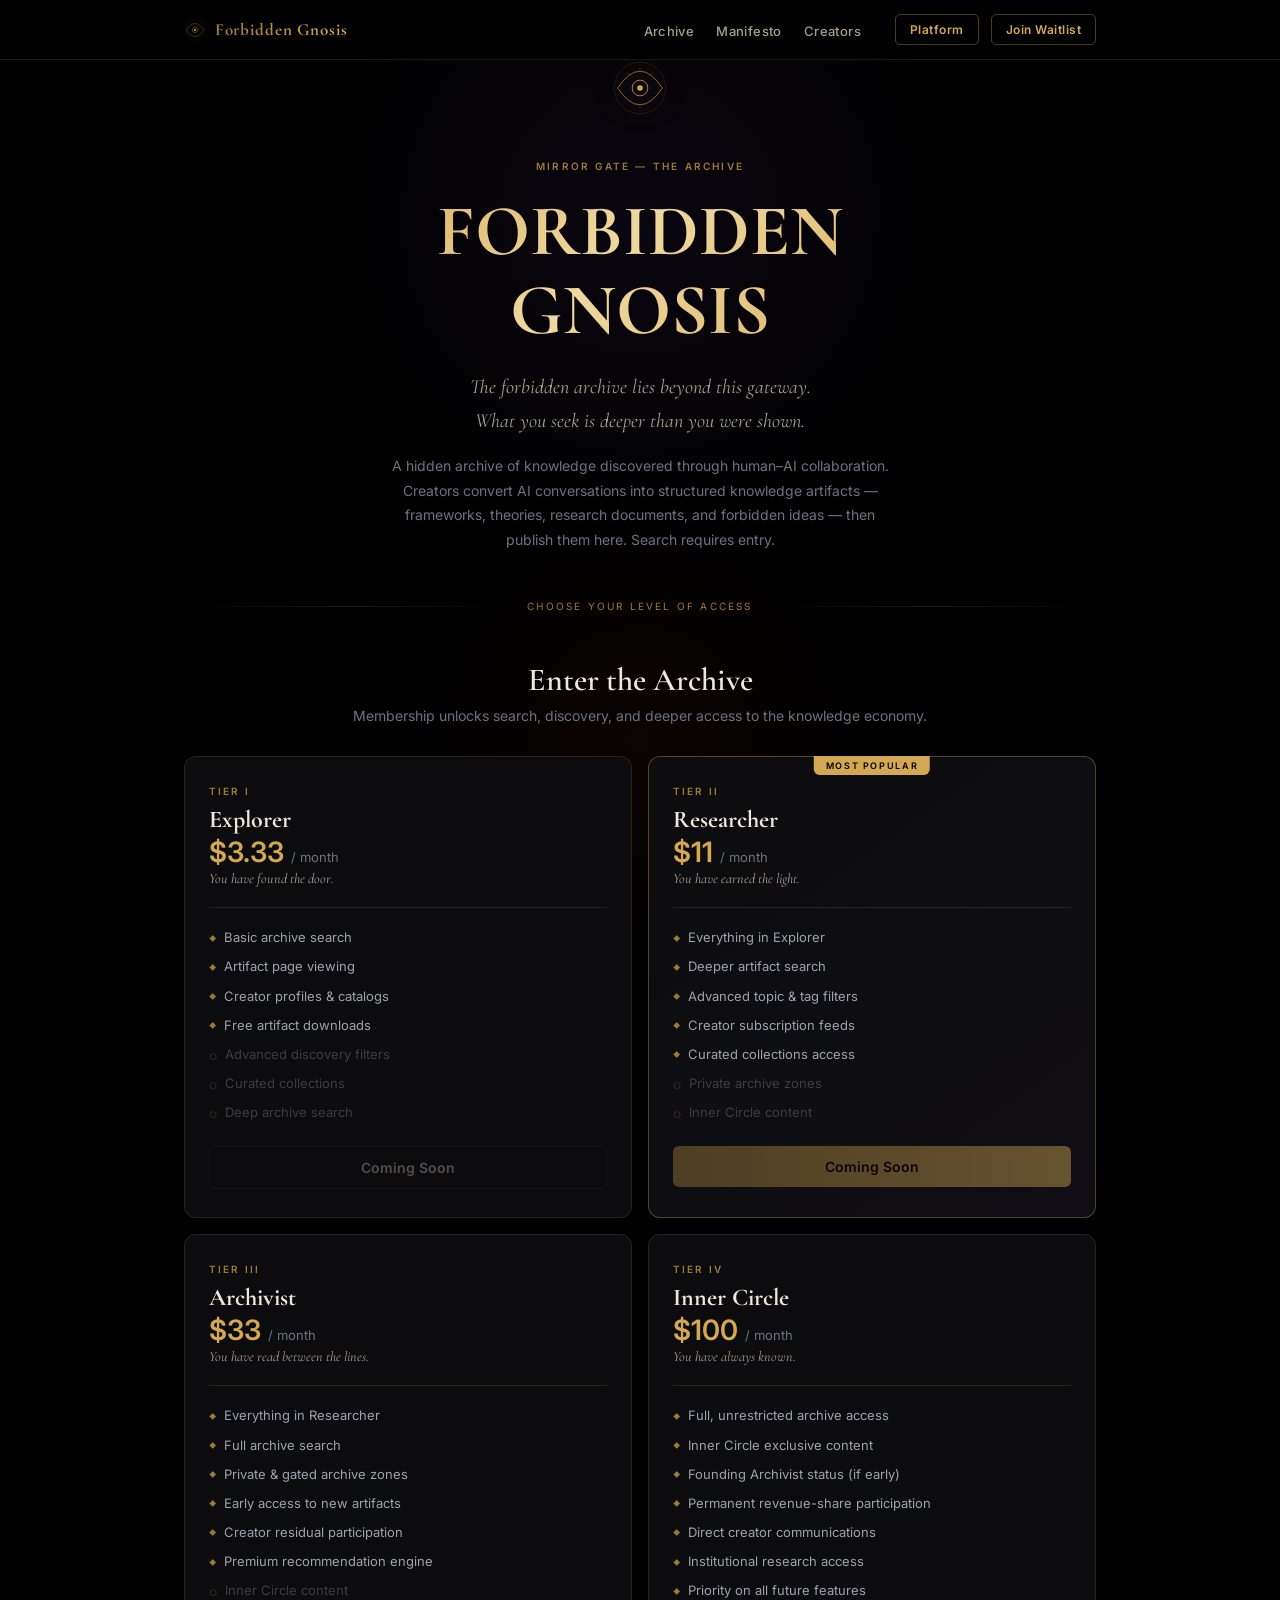
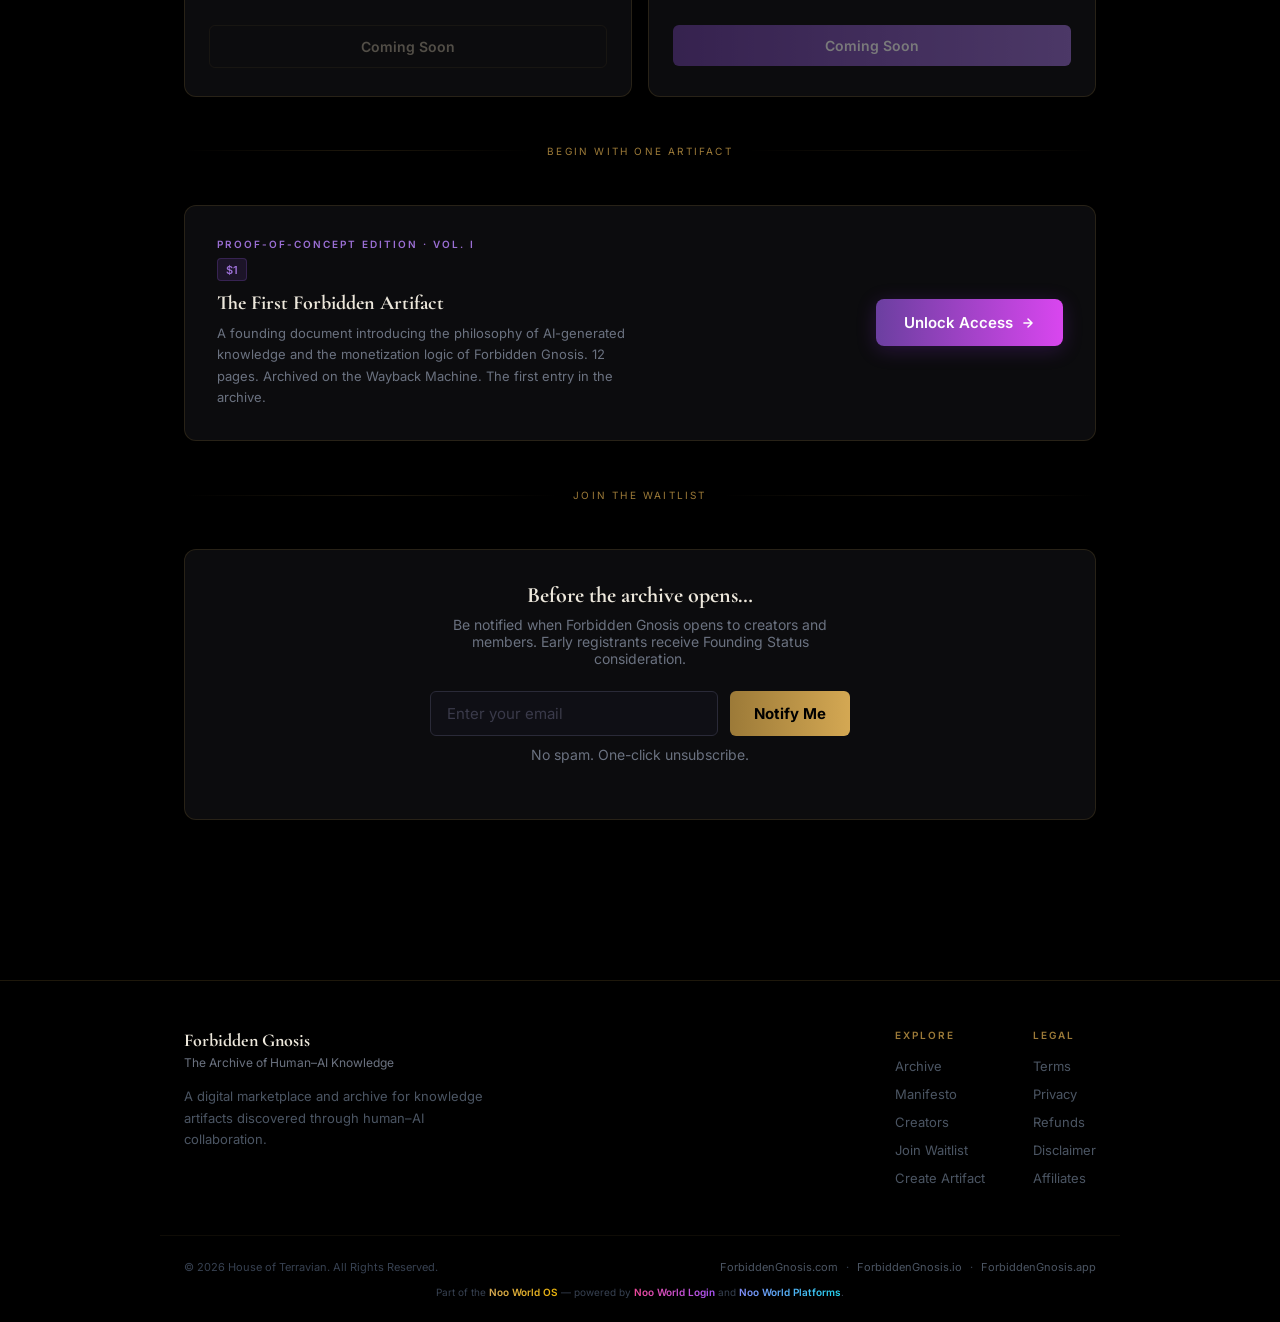
<file: index.html>
<!DOCTYPE html>
<html lang="en">
<!--
  FORBIDDEN GNOSIS — MIRROR GATE (index.html)
  Role: Gate page for non-member search attempts. Primary landing page pre-launch.
  ConvertKit Form ID: 9180283 (tag: mirror-gate-waitlist)
  Dynamic creator injection: <body data-creator="Name"> → .creator-name spans
-->
<head>
  <meta charset="UTF-8">
  <meta name="viewport" content="width=device-width, initial-scale=1.0">
  <title>Forbidden Gnosis — The Archive of Human–AI Knowledge</title>
  <meta name="description" content="A hidden archive of knowledge discovered through human–AI collaboration. Publish, sell, and explore AI-derived insight artifacts.">
  <meta property="og:title" content="Forbidden Gnosis — The Archive of Human–AI Knowledge">
  <meta property="og:description" content="The forbidden archive lies beyond this gateway. Enter the knowledge economy of the AI age.">
  <meta property="og:type" content="website">
  <link rel="icon" type="image/png" href="./favicon.png">
  <link rel="preconnect" href="https://fonts.googleapis.com">
  <link rel="preconnect" href="https://fonts.gstatic.com" crossorigin>
  <link href="https://fonts.googleapis.com/css2?family=Cormorant+Garamond:ital,wght@0,400;0,600;0,700;1,400;1,600&family=Inter:wght@400;500;600&display=swap" rel="stylesheet">
  <link rel="stylesheet" href="./style.css">
  <style>
    /* ── PAGE-SPECIFIC ── */
    .sigil-wrap {
      text-align: center;
      margin-bottom: 2.5rem;
    }
    .sigil {
      display: inline-block;
      width: 56px;
      height: 56px;
      filter: drop-shadow(0 0 14px rgba(212, 168, 83, 0.5));
    }
    .gate-label {
      text-align: center;
      margin-bottom: 1.25rem;
    }
    .hero {
      text-align: center;
      max-width: 680px;
      margin: 0 auto 1.5rem;
    }
    .hero h1 {
      font-family: 'Cormorant Garamond', Georgia, serif;
      font-size: clamp(2.5rem, 7vw, 4.5rem);
      font-weight: 700;
      line-height: 1.1;
      margin-bottom: 1.25rem;
    }
    .gate-narrative {
      font-family: 'Cormorant Garamond', Georgia, serif;
      font-size: clamp(1rem, 2.5vw, 1.25rem);
      font-style: italic;
      color: var(--cream-dim);
      line-height: 1.7;
      margin-bottom: 1rem;
    }
    .gate-sub {
      font-size: 0.875rem;
      color: var(--muted);
      line-height: 1.75;
      max-width: 520px;
      margin: 0 auto;
    }
    .tiers-heading { text-align: center; margin-bottom: 2rem; }
    .tiers-heading h2 {
      font-family: 'Cormorant Garamond', Georgia, serif;
      font-size: clamp(1.5rem, 4vw, 2rem);
      font-weight: 600;
      margin-bottom: 0.5rem;
    }
    .tiers-heading p { font-size: 0.875rem; color: var(--muted); }
    .tiers-grid {
      display: grid;
      grid-template-columns: repeat(2, 1fr);
      gap: 1rem;
    }
    @media (max-width: 600px) { .tiers-grid { grid-template-columns: 1fr; } }

    /* Inline artifact CTA */
    .artifact-inline {
      background: var(--surface);
      border: 1px solid var(--border);
      border-radius: 12px;
      padding: 2rem;
      display: flex;
      flex-direction: column;
      gap: 1.25rem;
      align-items: flex-start;
    }
    @media (min-width: 640px) {
      .artifact-inline { flex-direction: row; align-items: center; justify-content: space-between; }
    }
    .artifact-inline-meta { flex: 1; }
    .artifact-inline-tag {
      font-size: 0.625rem;
      font-weight: 600;
      letter-spacing: 0.2em;
      text-transform: uppercase;
      color: var(--violet-light);
      margin-bottom: 0.5rem;
    }
    .artifact-inline-badge {
      display: inline-flex;
      align-items: center;
      background: rgba(107, 63, 160, 0.18);
      border: 1px solid rgba(107, 63, 160, 0.35);
      color: var(--violet-light);
      font-size: 0.6875rem;
      font-weight: 600;
      padding: 0.2rem 0.5rem;
      border-radius: 4px;
      margin-bottom: 0.625rem;
    }
    .artifact-inline-title {
      font-family: 'Cormorant Garamond', Georgia, serif;
      font-size: 1.25rem;
      font-weight: 700;
      color: var(--cream);
      margin-bottom: 0.5rem;
    }
    .artifact-inline-desc { font-size: 0.8125rem; color: var(--muted); line-height: 1.65; max-width: 420px; }
    .artifact-inline-btn {
      display: inline-flex;
      align-items: center;
      gap: 0.5rem;
      padding: 0.875rem 1.75rem;
      background: linear-gradient(to right, var(--violet), #d946ef);
      color: #fff;
      font-weight: 600;
      font-size: 0.9375rem;
      text-decoration: none;
      border-radius: 8px;
      white-space: nowrap;
      transition: all 0.3s;
      box-shadow: 0 4px 20px rgba(147, 51, 234, 0.22);
      flex-shrink: 0;
    }
    .artifact-inline-btn:hover {
      box-shadow: 0 8px 30px rgba(147, 51, 234, 0.38);
      transform: translateY(-1px);
    }

    /* Waitlist card */
    .waitlist-card {
      background: var(--surface);
      border: 1px solid var(--border);
      border-radius: 12px;
      padding: 2rem;
      text-align: center;
    }
    .waitlist-card h3 {
      font-family: 'Cormorant Garamond', Georgia, serif;
      font-size: 1.375rem;
      font-weight: 700;
      margin-bottom: 0.5rem;
    }
    .waitlist-card p { font-size: 0.875rem; color: var(--muted); margin-bottom: 1.5rem; max-width: 400px; margin-left: auto; margin-right: auto; }
    .waitlist-email-row { max-width: 420px; margin: 0 auto; }
  </style>
  <script defer data-domain="forbiddengnosis.com" src="https://plausible.io/js/script.js"></script>
</head>
<body>
  <div class="ambient" aria-hidden="true"></div>

  <!-- NAV -->
  <nav class="site-nav" aria-label="Main navigation">
    <div class="nav-inner">
      <a href="./index.html" class="nav-brand" aria-label="Forbidden Gnosis — Home">
        <svg class="nav-eye" viewBox="0 0 100 100" xmlns="http://www.w3.org/2000/svg" aria-hidden="true">
          <circle cx="50" cy="50" r="46" fill="none" stroke="#D4A853" stroke-width="1" opacity="0.3"/>
          <path d="M10 50 Q30 20 50 20 Q70 20 90 50 Q70 80 50 80 Q30 80 10 50Z" fill="none" stroke="#D4A853" stroke-width="1.5" opacity="0.8"/>
          <circle cx="50" cy="50" r="12" fill="none" stroke="#D4A853" stroke-width="1.5"/>
          <circle cx="50" cy="50" r="5" fill="#D4A853"/>
        </svg>
        <span class="nav-brand-name">Forbidden Gnosis</span>
      </a>
      <button class="nav-hamburger" aria-label="Toggle navigation" aria-expanded="false">
        <span></span><span></span><span></span>
      </button>
      <ul class="nav-links" role="list">
        <li><a href="./artifacts.html">Archive</a></li>
        <li><a href="./manifesto.html">Manifesto</a></li>
        <li><a href="./creators.html">Creators</a></li>
      </ul>
      <div class="nav-cta">
        <a href="https://app.forbiddengnosis.com" target="_blank" rel="noopener noreferrer" style="margin-right:0.5rem;">Platform</a>
        <a href="./index.html#waitlist">Join Waitlist</a>
      </div>
    </div>
  </nav>

  <div class="page">

    <!-- SIGIL -->
    <div class="sigil-wrap fade-down">
      <svg class="sigil" viewBox="0 0 100 100" xmlns="http://www.w3.org/2000/svg" aria-hidden="true">
        <circle cx="50" cy="50" r="46" fill="none" stroke="#D4A853" stroke-width="1" opacity="0.25"/>
        <path d="M10 50 Q30 20 50 20 Q70 20 90 50 Q70 80 50 80 Q30 80 10 50Z"
              fill="none" stroke="#D4A853" stroke-width="1.5" opacity="0.7"/>
        <circle cx="50" cy="50" r="14" fill="none" stroke="#D4A853" stroke-width="1.5" opacity="0.9"/>
        <circle cx="50" cy="50" r="5" fill="#D4A853"/>
        <line x1="50" y1="20" x2="50" y2="14" stroke="#D4A853" stroke-width="1" opacity="0.4"/>
        <line x1="50" y1="80" x2="50" y2="86" stroke="#D4A853" stroke-width="1" opacity="0.4"/>
        <line x1="30" y1="27" x2="27" y2="22" stroke="#D4A853" stroke-width="1" opacity="0.3"/>
        <line x1="70" y1="27" x2="73" y2="22" stroke="#D4A853" stroke-width="1" opacity="0.3"/>
      </svg>
    </div>

    <!-- GATE LABEL -->
    <p class="label gate-label fade-down delay-1">Mirror Gate — The Archive</p>

    <!-- HERO -->
    <header class="hero fade-down delay-2">
      <h1 class="text-grad-gold">FORBIDDEN GNOSIS</h1>
      <p class="gate-narrative">
        The forbidden archive lies beyond this gateway.<br>
        What you seek is deeper than you were shown.
      </p>
      <p class="gate-sub">
        A hidden archive of knowledge discovered through human–AI collaboration.
        Creators convert AI conversations into structured knowledge artifacts — frameworks,
        theories, research documents, and forbidden ideas — then publish them here.
        Search requires entry.
      </p>
    </header>

    <!-- DIVIDER -->
    <div class="divider fade-in delay-3">
      <span class="divider-text">Choose Your Level of Access</span>
    </div>

    <!-- MEMBERSHIP TIERS -->
    <section aria-labelledby="tiers-heading" class="fade-up delay-2">
      <div class="tiers-heading">
        <h2 id="tiers-heading">Enter the Archive</h2>
        <p>Membership unlocks search, discovery, and deeper access to the knowledge economy.</p>
      </div>
      <div class="tiers-grid">

        <div class="tier-card">
          <p class="tier-rank">Tier I</p>
          <p class="tier-name">Explorer</p>
          <p class="tier-price">$3.33 <span>/ month</span></p>
          <p class="tier-tagline">You have found the door.</p>
          <ul class="tier-features">
            <li>Basic archive search</li>
            <li>Artifact page viewing</li>
            <li>Creator profiles &amp; catalogs</li>
            <li>Free artifact downloads</li>
            <li class="locked">Advanced discovery filters</li>
            <li class="locked">Curated collections</li>
            <li class="locked">Deep archive search</li>
          </ul>
          <button class="tier-btn tier-btn-ghost" disabled>Coming Soon</button>
        </div>

        <div class="tier-card featured">
          <p class="tier-rank">Tier II</p>
          <p class="tier-name">Researcher</p>
          <p class="tier-price">$11 <span>/ month</span></p>
          <p class="tier-tagline">You have earned the light.</p>
          <ul class="tier-features">
            <li>Everything in Explorer</li>
            <li>Deeper artifact search</li>
            <li>Advanced topic &amp; tag filters</li>
            <li>Creator subscription feeds</li>
            <li>Curated collections access</li>
            <li class="locked">Private archive zones</li>
            <li class="locked">Inner Circle content</li>
          </ul>
          <button class="tier-btn tier-btn-gold" disabled>Coming Soon</button>
        </div>

        <div class="tier-card">
          <p class="tier-rank">Tier III</p>
          <p class="tier-name">Archivist</p>
          <p class="tier-price">$33 <span>/ month</span></p>
          <p class="tier-tagline">You have read between the lines.</p>
          <ul class="tier-features">
            <li>Everything in Researcher</li>
            <li>Full archive search</li>
            <li>Private &amp; gated archive zones</li>
            <li>Early access to new artifacts</li>
            <li>Creator residual participation</li>
            <li>Premium recommendation engine</li>
            <li class="locked">Inner Circle content</li>
          </ul>
          <button class="tier-btn tier-btn-ghost" disabled>Coming Soon</button>
        </div>

        <div class="tier-card">
          <p class="tier-rank">Tier IV</p>
          <p class="tier-name">Inner Circle</p>
          <p class="tier-price">$100 <span>/ month</span></p>
          <p class="tier-tagline">You have always known.</p>
          <ul class="tier-features">
            <li>Full, unrestricted archive access</li>
            <li>Inner Circle exclusive content</li>
            <li>Founding Archivist status (if early)</li>
            <li>Permanent revenue-share participation</li>
            <li>Direct creator communications</li>
            <li>Institutional research access</li>
            <li>Priority on all future features</li>
          </ul>
          <button class="tier-btn tier-btn-violet" disabled>Coming Soon</button>
        </div>

      </div>
    </section>

    <!-- DIVIDER -->
    <div class="divider fade-in delay-3">
      <span class="divider-text">Begin with one artifact</span>
    </div>

    <!-- FIRST ARTIFACT -->
    <section class="fade-up delay-3" aria-labelledby="artifact-heading">
      <div class="artifact-inline">
        <div class="artifact-inline-meta">
          <p class="artifact-inline-tag">Proof-of-Concept Edition · Vol. I</p>
          <span class="artifact-inline-badge">$1</span>
          <h3 class="artifact-inline-title" id="artifact-heading">The First Forbidden Artifact</h3>
          <p class="artifact-inline-desc">
            A founding document introducing the philosophy of AI-generated knowledge
            and the monetization logic of Forbidden Gnosis. 12 pages. Archived
            on the Wayback Machine. The first entry in the archive.
          </p>
        </div>
        <a href="https://payhip.com/forbiddengnosis"
           target="_blank"
           rel="noopener noreferrer"
           class="artifact-inline-btn">
          Unlock Access
          <svg width="14" height="14" viewBox="0 0 24 24" fill="none" stroke="currentColor" stroke-width="2.5" stroke-linecap="round" stroke-linejoin="round" aria-hidden="true">
            <path d="M5 12h14M12 5l7 7-7 7"/>
          </svg>
        </a>
      </div>
    </section>

    <!-- DIVIDER -->
    <div class="divider fade-in delay-4">
      <span class="divider-text">Join the waitlist</span>
    </div>

    <!-- WAITLIST -->
    <section id="waitlist" class="fade-up delay-4" aria-labelledby="waitlist-heading">
      <div class="waitlist-card">
        <h3 id="waitlist-heading">Before the archive opens…</h3>
        <p>
          Be notified when Forbidden Gnosis opens to creators and members.
          Early registrants receive Founding Status consideration.
        </p>
        <form id="ckForm" class="email-row waitlist-email-row" novalidate aria-label="Waitlist signup form">
          <div class="input-wrap">
            <input type="email" id="emailInput" name="email_address"
                   placeholder="Enter your email" required autocomplete="email">
            <svg id="successCheck" class="success-check" fill="none" stroke="currentColor" viewBox="0 0 24 24" aria-hidden="true">
              <path stroke-linecap="round" stroke-linejoin="round" stroke-width="2.5" d="M5 13l4 4L19 7"/>
            </svg>
          </div>
          <button type="submit" id="submitBtn" class="submit-btn">
            <span id="btnText">Notify Me</span>
          </button>
        </form>
        <iframe name="ck_iframe" style="display:none;" title="Signup response"></iframe>
        <div id="statusMsg" class="status-msg" role="status" aria-live="polite"></div>
        <p class="privacy-note">No spam. One-click unsubscribe.</p>
      </div>
    </section>

  </div><!-- /page -->

  <!-- FOOTER -->
  <footer class="site-footer" role="contentinfo">
    <div class="footer-main">
      <div>
        <span class="footer-brand-name">Forbidden Gnosis</span>
        <span class="footer-tagline">The Archive of Human–AI Knowledge</span>
        <p class="footer-brand-desc">A digital marketplace and archive for knowledge artifacts discovered through human–AI collaboration.</p>
      </div>
      <nav class="footer-nav" aria-label="Footer navigation">
        <div class="footer-col">
          <h4>Explore</h4>
          <ul>
            <li><a href="./artifacts.html">Archive</a></li>
            <li><a href="./manifesto.html">Manifesto</a></li>
            <li><a href="./creators.html">Creators</a></li>
            <li><a href="./index.html#waitlist">Join Waitlist</a></li>
            <li><a href="./create.html">Create Artifact</a></li>
          </ul>
        </div>
        <div class="footer-col">
          <h4>Legal</h4>
          <ul>
            <li><a href="./terms.html">Terms</a></li>
            <li><a href="./privacy.html">Privacy</a></li>
            <li><a href="./refunds.html">Refunds</a></li>
            <li><a href="./disclaimer.html">Disclaimer</a></li>
            <li><a href="./affiliates.html">Affiliates</a></li>
          </ul>
        </div>
      </nav>
    </div>
    <div class="footer-bottom">
      <p class="footer-copyright">&copy; 2026 House of Terravian. All Rights Reserved.</p>
      <div class="footer-domains">
        <a href="https://ForbiddenGnosis.com" target="_blank" rel="noopener noreferrer">ForbiddenGnosis.com</a>
        <span class="sep">·</span>
        <a href="https://ForbiddenGnosis.io" target="_blank" rel="noopener noreferrer">ForbiddenGnosis.io</a>
        <span class="sep">·</span>
        <a href="https://ForbiddenGnosis.app" target="_blank" rel="noopener noreferrer">ForbiddenGnosis.app</a>
      </div>
      <p class="footer-noo">
        Part of the <span class="grad-gold">Noo World OS</span> —
        powered by <span class="grad-pink">Noo World Login</span> and
        <span class="grad-blue">Noo World Platforms</span>.
      </p>
    </div>
  </footer>

  <script src="./data/creators.js"></script>
  <script src="./js/chamber.js"></script>
  <script src="./script.js" defer></script>
  <script>
    const CK_FORM_ID = '9180283';
    const CK_ACTION  = 'https://app.convertkit.com/forms/' + CK_FORM_ID + '/subscriptions';

    const form         = document.getElementById('ckForm');
    const emailInput   = document.getElementById('emailInput');
    const submitBtn    = document.getElementById('submitBtn');
    const btnText      = document.getElementById('btnText');
    const successCheck = document.getElementById('successCheck');
    const statusMsg    = document.getElementById('statusMsg');
    const iframe       = document.querySelector('iframe[name="ck_iframe"]');

    function validEmail(e) { return /^[^\s@]+@[^\s@]+\.[^\s@]+$/.test(e); }
    function showStatus(type, msg) {
      const icon = type === 'success'
        ? '<svg width="14" height="14" fill="none" stroke="currentColor" viewBox="0 0 24 24"><path stroke-linecap="round" stroke-linejoin="round" stroke-width="2.5" d="M5 13l4 4L19 7"/></svg>'
        : '<svg width="14" height="14" fill="none" stroke="currentColor" viewBox="0 0 24 24"><path stroke-linecap="round" stroke-linejoin="round" stroke-width="2" d="M12 8v4m0 4h.01M21 12a9 9 0 11-18 0 9 9 0 0118 0z"/></svg>';
      statusMsg.className = 'status-msg ' + type;
      statusMsg.innerHTML = icon + '<span>' + msg + '</span>';
    }

    form.addEventListener('submit', function (e) {
      e.preventDefault();
      const email = emailInput.value.trim();
      if (!validEmail(email)) {
        emailInput.classList.add('error');
        showStatus('error', 'Please enter a valid email address.');
        return;
      }
      emailInput.classList.remove('error');
      statusMsg.className = 'status-msg';
      submitBtn.disabled = true;
      btnText.innerHTML = '<div class="spinner"></div>';

      const tmp = document.createElement('form');
      tmp.style.display = 'none';
      tmp.action = CK_ACTION;
      tmp.method = 'post';
      tmp.target = 'ck_iframe';
      const ef = document.createElement('input');
      ef.type = 'hidden'; ef.name = 'email_address'; ef.value = email;
      const tf = document.createElement('input');
      tf.type = 'hidden'; tf.name = 'fields[tag]'; tf.value = 'mirror-gate-waitlist';
      tmp.append(ef, tf);
      // Inject attribution tag if visitor arrived through a creator's chamber
      var attrSlug = window.FG && window.FG.getAttributionSlug ? window.FG.getAttributionSlug() : null;
      if (attrSlug) {
        var af = document.createElement('input');
        af.type = 'hidden'; af.name = 'fields[referred_by]'; af.value = attrSlug;
        tmp.appendChild(af);
      }
      document.body.appendChild(tmp);
      tmp.submit();
      document.body.removeChild(tmp);
    });

    iframe.addEventListener('load', function () {
      if (submitBtn.disabled) {
        submitBtn.disabled = false;
        btnText.textContent = 'Notify Me';
        successCheck.style.display = 'block';
        showStatus('success', "You're registered. Watch for the signal.");
        var attrSlug = window.FG && window.FG.getAttributionSlug ? window.FG.getAttributionSlug() : null;
        if (window.FG) window.FG.track('waitlist_signup', attrSlug ? { referred_by: attrSlug } : {});
        setTimeout(function () {
          emailInput.value = '';
          successCheck.style.display = 'none';
          statusMsg.className = 'status-msg';
        }, 6000);
      }
    });

    emailInput.addEventListener('input', function () {
      emailInput.classList.remove('error');
      if (statusMsg.classList.contains('error')) statusMsg.className = 'status-msg';
    });

    // Dynamic creator injection (future backend use)
    const creatorName = document.body.dataset.creator;
    if (creatorName) {
      document.querySelectorAll('.creator-name').forEach(function (el) {
        el.textContent = creatorName;
      });
    }
  </script>
</body>
</html>
</file>
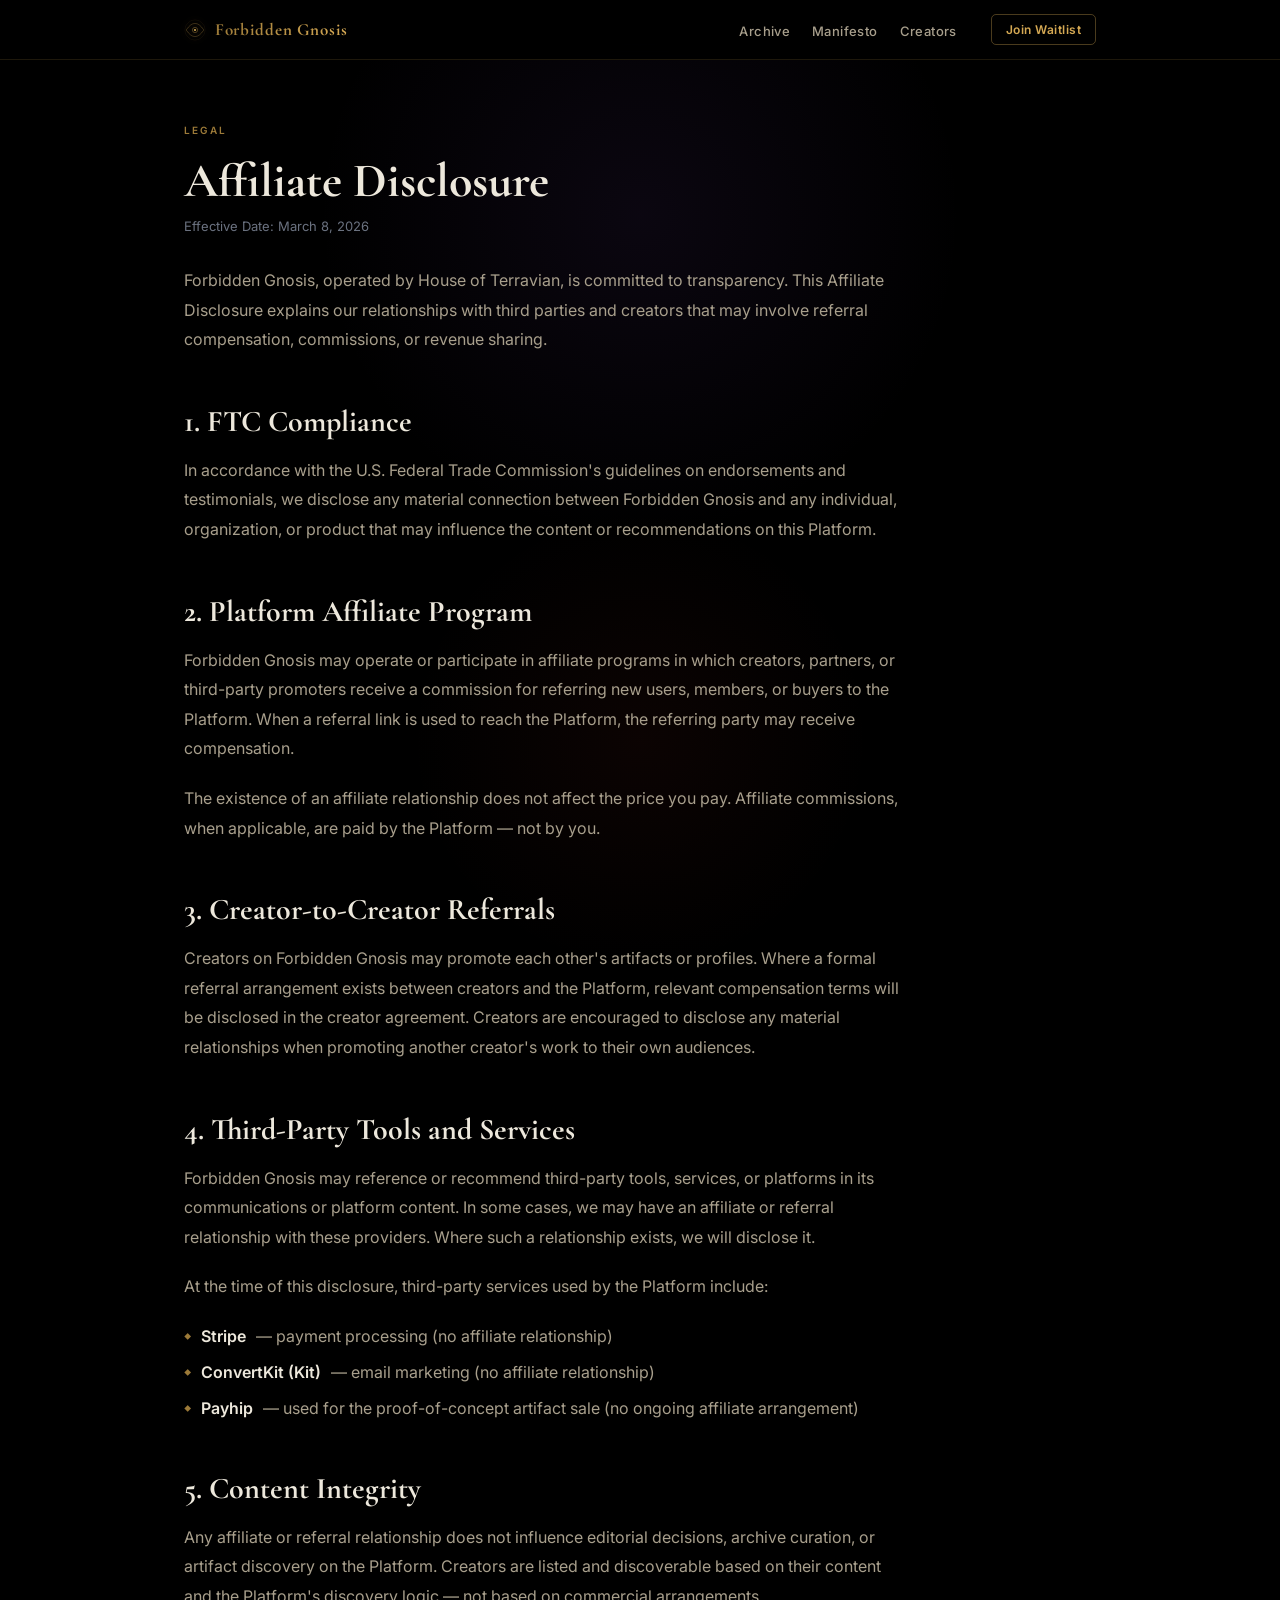
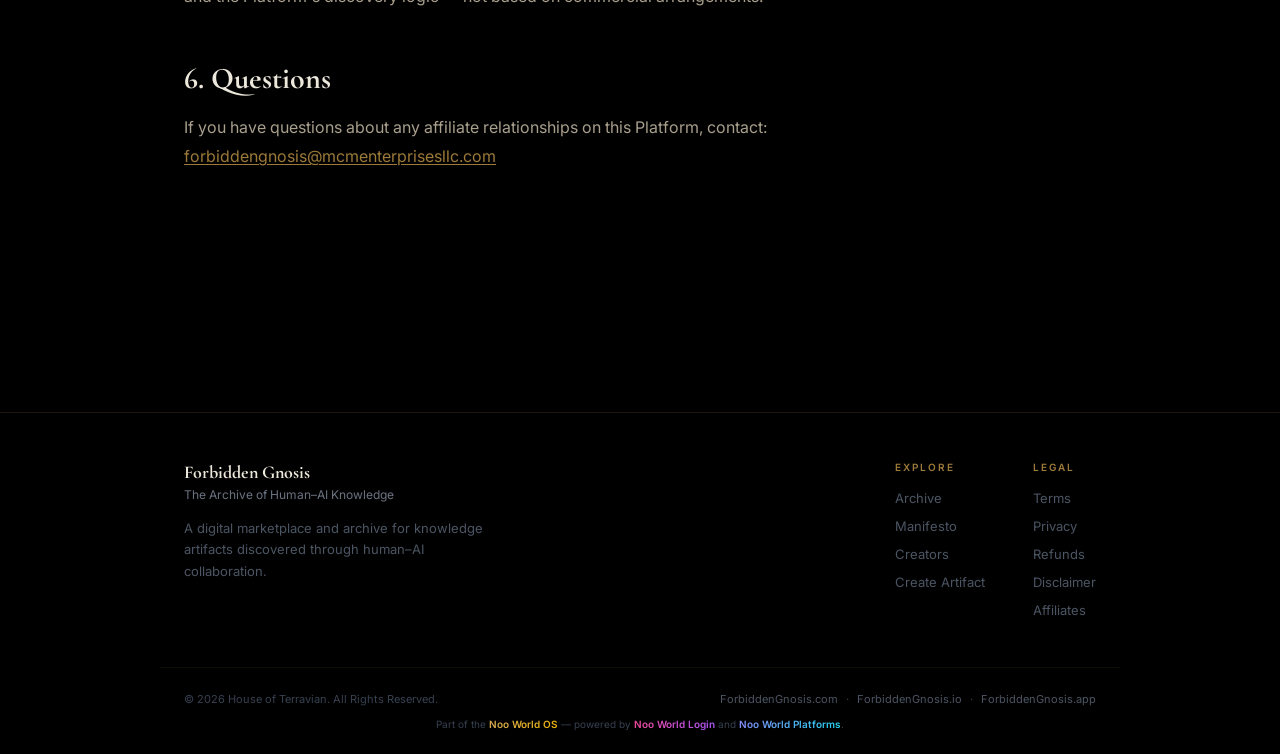
<file: affiliates.html>
<!DOCTYPE html>
<html lang="en">
<head>
  <meta charset="UTF-8">
  <meta name="viewport" content="width=device-width, initial-scale=1.0">
  <title>Affiliate Disclosure — Forbidden Gnosis</title>
  <meta name="description" content="Affiliate Disclosure for Forbidden Gnosis. Transparency about referral relationships and commission arrangements.">
  <link rel="icon" type="image/png" href="./favicon.png">
  <link rel="preconnect" href="https://fonts.googleapis.com">
  <link rel="preconnect" href="https://fonts.gstatic.com" crossorigin>
  <link href="https://fonts.googleapis.com/css2?family=Cormorant+Garamond:ital,wght@0,400;0,600;0,700;1,400;1,600&family=Inter:wght@400;500;600&display=swap" rel="stylesheet">
  <link rel="stylesheet" href="./style.css">
  <style>
    .legal-hero { padding: 4rem 0 2rem; }
    .legal-hero h1 { font-family: 'Cormorant Garamond', Georgia, serif; font-size: clamp(2rem, 5vw, 3rem); font-weight: 700; color: var(--cream); margin-bottom: 0.5rem; }
    .legal-hero .effective { font-size: 0.8125rem; color: var(--muted); }
    .legal-body { max-width: 720px; padding-bottom: 5rem; }
  </style>
  <script defer data-domain="forbiddengnosis.com" src="https://plausible.io/js/script.js"></script>
</head>
<body>
  <div class="ambient" aria-hidden="true"></div>

  <nav class="site-nav" aria-label="Main navigation">
    <div class="nav-inner">
      <a href="./index.html" class="nav-brand" aria-label="Forbidden Gnosis — Home">
        <svg class="nav-eye" viewBox="0 0 100 100" xmlns="http://www.w3.org/2000/svg" aria-hidden="true">
          <circle cx="50" cy="50" r="46" fill="none" stroke="#D4A853" stroke-width="1" opacity="0.3"/>
          <path d="M10 50 Q30 20 50 20 Q70 20 90 50 Q70 80 50 80 Q30 80 10 50Z" fill="none" stroke="#D4A853" stroke-width="1.5" opacity="0.8"/>
          <circle cx="50" cy="50" r="12" fill="none" stroke="#D4A853" stroke-width="1.5"/>
          <circle cx="50" cy="50" r="5" fill="#D4A853"/>
        </svg>
        <span class="nav-brand-name">Forbidden Gnosis</span>
      </a>
      <button class="nav-hamburger" aria-label="Toggle navigation" aria-expanded="false">
        <span></span><span></span><span></span>
      </button>
      <ul class="nav-links" role="list">
        <li><a href="./artifacts.html">Archive</a></li>
        <li><a href="./manifesto.html">Manifesto</a></li>
        <li><a href="./creators.html">Creators</a></li>
      </ul>
      <div class="nav-cta"><a href="./index.html#waitlist">Join Waitlist</a></div>
    </div>
  </nav>

  <div class="page">
    <div class="legal-hero">
      <p class="label mb-2">Legal</p>
      <h1>Affiliate Disclosure</h1>
      <p class="effective">Effective Date: March 8, 2026</p>
    </div>

    <div class="legal-body prose">
      <p>Forbidden Gnosis, operated by House of Terravian, is committed to transparency. This Affiliate Disclosure explains our relationships with third parties and creators that may involve referral compensation, commissions, or revenue sharing.</p>

      <h2>1. FTC Compliance</h2>
      <p>In accordance with the U.S. Federal Trade Commission's guidelines on endorsements and testimonials, we disclose any material connection between Forbidden Gnosis and any individual, organization, or product that may influence the content or recommendations on this Platform.</p>

      <h2>2. Platform Affiliate Program</h2>
      <p>Forbidden Gnosis may operate or participate in affiliate programs in which creators, partners, or third-party promoters receive a commission for referring new users, members, or buyers to the Platform. When a referral link is used to reach the Platform, the referring party may receive compensation.</p>
      <p>The existence of an affiliate relationship does not affect the price you pay. Affiliate commissions, when applicable, are paid by the Platform — not by you.</p>

      <h2>3. Creator-to-Creator Referrals</h2>
      <p>Creators on Forbidden Gnosis may promote each other's artifacts or profiles. Where a formal referral arrangement exists between creators and the Platform, relevant compensation terms will be disclosed in the creator agreement. Creators are encouraged to disclose any material relationships when promoting another creator's work to their own audiences.</p>

      <h2>4. Third-Party Tools and Services</h2>
      <p>Forbidden Gnosis may reference or recommend third-party tools, services, or platforms in its communications or platform content. In some cases, we may have an affiliate or referral relationship with these providers. Where such a relationship exists, we will disclose it.</p>
      <p>At the time of this disclosure, third-party services used by the Platform include:</p>
      <ul>
        <li><strong>Stripe</strong> — payment processing (no affiliate relationship)</li>
        <li><strong>ConvertKit (Kit)</strong> — email marketing (no affiliate relationship)</li>
        <li><strong>Payhip</strong> — used for the proof-of-concept artifact sale (no ongoing affiliate arrangement)</li>
      </ul>

      <h2>5. Content Integrity</h2>
      <p>Any affiliate or referral relationship does not influence editorial decisions, archive curation, or artifact discovery on the Platform. Creators are listed and discoverable based on their content and the Platform's discovery logic — not based on commercial arrangements.</p>

      <h2>6. Questions</h2>
      <p>If you have questions about any affiliate relationships on this Platform, contact: <a href="mailto:forbiddengnosis@mcmenterprisesllc.com">forbiddengnosis@mcmenterprisesllc.com</a></p>
    </div>
  </div>

  <footer class="site-footer" role="contentinfo">
    <div class="footer-main">
      <div>
        <span class="footer-brand-name">Forbidden Gnosis</span>
        <span class="footer-tagline">The Archive of Human–AI Knowledge</span>
        <p class="footer-brand-desc">A digital marketplace and archive for knowledge artifacts discovered through human–AI collaboration.</p>
      </div>
      <nav class="footer-nav" aria-label="Footer navigation">
        <div class="footer-col">
          <h4>Explore</h4>
          <ul>
            <li><a href="./artifacts.html">Archive</a></li>
            <li><a href="./manifesto.html">Manifesto</a></li>
            <li><a href="./creators.html">Creators</a></li>
            <li><a href="./create.html">Create Artifact</a></li>
          </ul>
        </div>
        <div class="footer-col">
          <h4>Legal</h4>
          <ul>
            <li><a href="./terms.html">Terms</a></li>
            <li><a href="./privacy.html">Privacy</a></li>
            <li><a href="./refunds.html">Refunds</a></li>
            <li><a href="./disclaimer.html">Disclaimer</a></li>
            <li><a href="./affiliates.html">Affiliates</a></li>
          </ul>
        </div>
      </nav>
    </div>
    <div class="footer-bottom">
      <p class="footer-copyright">&copy; 2026 House of Terravian. All Rights Reserved.</p>
      <div class="footer-domains">
        <a href="https://ForbiddenGnosis.com" target="_blank" rel="noopener noreferrer">ForbiddenGnosis.com</a>
        <span class="sep">·</span>
        <a href="https://ForbiddenGnosis.io" target="_blank" rel="noopener noreferrer">ForbiddenGnosis.io</a>
        <span class="sep">·</span>
        <a href="https://ForbiddenGnosis.app" target="_blank" rel="noopener noreferrer">ForbiddenGnosis.app</a>
      </div>
      <p class="footer-noo">Part of the <span class="grad-gold">Noo World OS</span> — powered by <span class="grad-pink">Noo World Login</span> and <span class="grad-blue">Noo World Platforms</span>.</p>
    </div>
  </footer>
  <script src="./script.js" defer></script>
</body>
</html>
</file>
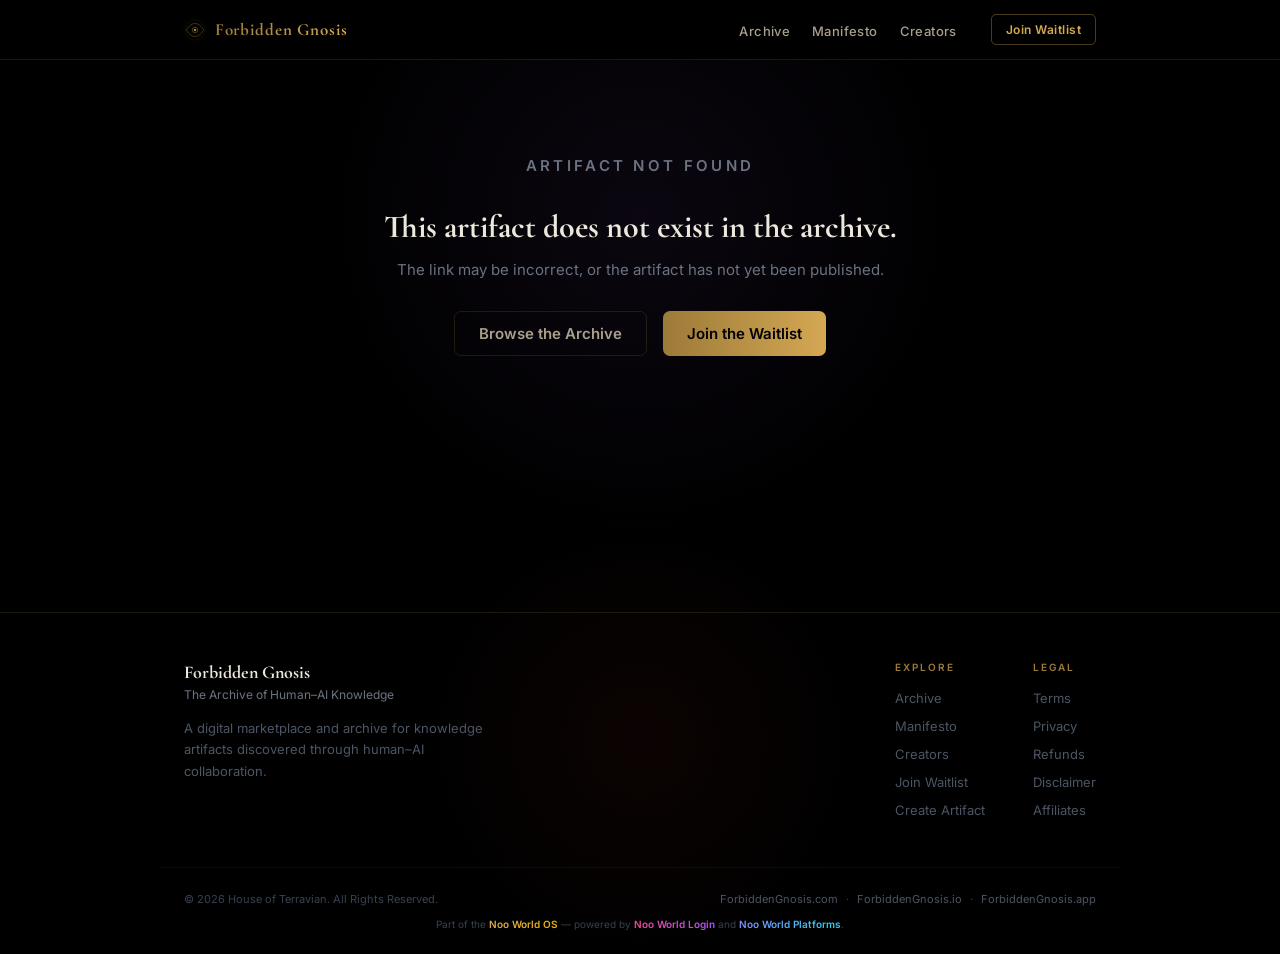
<file: artifact.html>
<!DOCTYPE html>
<html lang="en">
<head>
  <meta charset="UTF-8">
  <meta name="viewport" content="width=device-width, initial-scale=1.0">
  <title>Artifact — Forbidden Gnosis</title>
  <meta name="description" content="A knowledge artifact from the Forbidden Gnosis Archive.">
  <meta property="og:title" content="Artifact — Forbidden Gnosis">
  <meta property="og:description" content="A knowledge artifact from the Forbidden Gnosis Archive.">
  <meta property="og:type" content="article">
  <link rel="icon" type="image/png" href="./favicon.png">
  <link rel="preconnect" href="https://fonts.googleapis.com">
  <link rel="preconnect" href="https://fonts.gstatic.com" crossorigin>
  <link href="https://fonts.googleapis.com/css2?family=Cormorant+Garamond:ital,wght@0,400;0,600;0,700;1,400;1,600&family=Inter:wght@400;500;600&display=swap" rel="stylesheet">
  <link rel="stylesheet" href="./style.css">
  <style>
    .artifact-back {
      display: inline-flex;
      align-items: center;
      gap: 0.375rem;
      font-size: 0.75rem;
      font-weight: 500;
      color: var(--muted);
      padding: 1.5rem 0 0;
      transition: color 0.2s;
    }
    .artifact-back:hover { color: var(--cream-dim); }
    .artifact-back svg { flex-shrink: 0; }

    .artifact-hero {
      padding: 2rem 0 2.5rem;
      max-width: 680px;
    }
    .artifact-hero-tag {
      font-size: 0.5625rem;
      font-weight: 600;
      letter-spacing: 0.2em;
      text-transform: uppercase;
      color: var(--violet-light);
      margin-bottom: 0.875rem;
    }
    .artifact-hero h1 {
      font-family: 'Cormorant Garamond', Georgia, serif;
      font-size: clamp(2rem, 6vw, 3.25rem);
      font-weight: 700;
      line-height: 1.1;
      margin-bottom: 0.875rem;
    }
    .artifact-byline {
      font-size: 0.8125rem;
      color: var(--muted);
    }
    .artifact-byline a { color: var(--gold-dim); transition: color 0.2s; }
    .artifact-byline a:hover { color: var(--gold); }

    .artifact-desc {
      font-size: 1rem;
      color: var(--cream-dim);
      line-height: 1.85;
      max-width: 640px;
      margin-bottom: 2.5rem;
    }

    /* Tags */
    .artifact-tags {
      display: flex;
      flex-wrap: wrap;
      gap: 0.375rem;
      margin-bottom: 2rem;
      max-width: 640px;
    }
    .artifact-tag-pill {
      font-size: 0.6875rem;
      font-weight: 500;
      color: var(--cream-dim);
      background: rgba(107, 63, 160, 0.1);
      border: 1px solid rgba(107, 63, 160, 0.2);
      padding: 0.2rem 0.5rem;
      border-radius: 4px;
    }

    .artifact-unlock-card {
      background: var(--surface);
      border: 1px solid rgba(212, 168, 83, 0.25);
      border-radius: 12px;
      padding: 2rem;
      text-align: center;
      max-width: 400px;
      margin: 0 auto 2rem;
    }
    .artifact-unlock-price {
      font-family: 'Cormorant Garamond', Georgia, serif;
      font-size: 3rem;
      font-weight: 700;
      color: var(--gold);
      line-height: 1;
      margin-bottom: 0.375rem;
    }
    .artifact-unlock-label {
      font-size: 0.6875rem;
      letter-spacing: 0.18em;
      text-transform: uppercase;
      color: var(--muted);
      margin-bottom: 1.5rem;
    }
    .artifact-unlock-btn {
      display: inline-flex;
      align-items: center;
      justify-content: center;
      gap: 0.5rem;
      width: 100%;
      padding: 0.9375rem 1.5rem;
      background: linear-gradient(to right, var(--violet), #d946ef);
      color: #fff;
      font-weight: 600;
      font-size: 1rem;
      text-decoration: none;
      border-radius: 8px;
      transition: all 0.3s;
      box-shadow: 0 4px 20px rgba(147, 51, 234, 0.22);
    }
    .artifact-unlock-btn:hover {
      box-shadow: 0 8px 30px rgba(147, 51, 234, 0.38);
      transform: translateY(-1px);
    }
    .artifact-unlock-note {
      font-size: 0.6875rem;
      color: var(--muted);
      margin-top: 0.75rem;
    }

    /* Share row */
    .share-row {
      display: flex;
      gap: 0.5rem;
      justify-content: center;
      margin-bottom: 3rem;
    }
    .share-btn {
      display: inline-flex;
      align-items: center;
      gap: 0.375rem;
      padding: 0.5rem 1rem;
      font-size: 0.75rem;
      font-weight: 600;
      font-family: 'Inter', sans-serif;
      color: var(--cream-dim);
      background: var(--surface);
      border: 1px solid var(--border);
      border-radius: 6px;
      cursor: pointer;
      transition: all 0.25s;
    }
    .share-btn:hover {
      border-color: var(--border-hover);
      color: var(--cream);
    }
    .share-btn svg {
      width: 14px; height: 14px;
      flex-shrink: 0;
    }
    .share-btn.copied {
      border-color: #10b981;
      color: #10b981;
    }

    .artifact-creator-card {
      display: flex;
      gap: 1rem;
      align-items: center;
      background: var(--surface);
      border: 1px solid var(--border);
      border-radius: 10px;
      padding: 1.25rem;
      max-width: 640px;
      margin-bottom: 2.5rem;
      transition: border-color 0.25s;
    }
    .artifact-creator-card:hover { border-color: var(--border-hover); }
    .artifact-creator-avatar {
      width: 44px; height: 44px; border-radius: 50%;
      background: linear-gradient(135deg, var(--violet), var(--violet-light));
      border: 1px solid rgba(107, 63, 160, 0.4);
      display: flex; align-items: center; justify-content: center;
      font-family: 'Cormorant Garamond', Georgia, serif;
      font-size: 1rem; font-weight: 700; color: #fff;
      flex-shrink: 0;
    }
    .artifact-creator-info { flex: 1; min-width: 0; }
    .artifact-creator-name {
      font-family: 'Cormorant Garamond', Georgia, serif;
      font-size: 1rem; font-weight: 700; color: var(--cream);
      margin-bottom: 0.125rem;
    }
    .artifact-creator-bio { font-size: 0.75rem; color: var(--muted); line-height: 1.5; }
    .artifact-creator-link {
      font-size: 0.6875rem; font-weight: 600; color: var(--gold);
      display: flex; align-items: center; gap: 0.3rem; flex-shrink: 0;
      transition: gap 0.2s;
    }
    .artifact-creator-link:hover { gap: 0.5rem; }

    .artifact-not-found {
      text-align: center;
      padding: 6rem 2rem;
    }
    .artifact-not-found h2 {
      font-family: 'Cormorant Garamond', Georgia, serif;
      font-size: clamp(1.5rem, 4vw, 2rem);
      font-weight: 700; color: var(--cream); margin-bottom: 0.875rem;
    }
    .artifact-not-found p { font-size: 0.9375rem; color: var(--muted); margin-bottom: 2rem; }
  </style>
  <script defer data-domain="forbiddengnosis.com" src="https://plausible.io/js/script.js"></script>
</head>
<body>
  <div class="ambient" aria-hidden="true"></div>

  <!-- NAV -->
  <nav class="site-nav" aria-label="Main navigation">
    <div class="nav-inner">
      <a href="./index.html" class="nav-brand" aria-label="Forbidden Gnosis — Home">
        <svg class="nav-eye" viewBox="0 0 100 100" xmlns="http://www.w3.org/2000/svg" aria-hidden="true">
          <circle cx="50" cy="50" r="46" fill="none" stroke="#D4A853" stroke-width="1" opacity="0.3"/>
          <path d="M10 50 Q30 20 50 20 Q70 20 90 50 Q70 80 50 80 Q30 80 10 50Z" fill="none" stroke="#D4A853" stroke-width="1.5" opacity="0.8"/>
          <circle cx="50" cy="50" r="12" fill="none" stroke="#D4A853" stroke-width="1.5"/>
          <circle cx="50" cy="50" r="5" fill="#D4A853"/>
        </svg>
        <span class="nav-brand-name">Forbidden Gnosis</span>
      </a>
      <button class="nav-hamburger" aria-label="Toggle navigation" aria-expanded="false">
        <span></span><span></span><span></span>
      </button>
      <ul class="nav-links" role="list">
        <li><a href="./artifacts.html">Archive</a></li>
        <li><a href="./manifesto.html">Manifesto</a></li>
        <li><a href="./creators.html">Creators</a></li>
      </ul>
      <div class="nav-cta">
        <a href="./index.html#waitlist">Join Waitlist</a>
      </div>
    </div>
  </nav>

  <div class="page">
    <!-- CHAMBER BANNER (injected by chamber.js when inside a creator session) -->
    <div id="chamber-banner" aria-live="polite"></div>

    <!-- ARTIFACT CONTENT (rendered by inline script) -->
    <div id="artifact-content"></div>
  </div><!-- /page -->

  <!-- FOOTER -->
  <footer class="site-footer" role="contentinfo">
    <div class="footer-main">
      <div>
        <span class="footer-brand-name">Forbidden Gnosis</span>
        <span class="footer-tagline">The Archive of Human–AI Knowledge</span>
        <p class="footer-brand-desc">A digital marketplace and archive for knowledge artifacts discovered through human–AI collaboration.</p>
      </div>
      <nav class="footer-nav" aria-label="Footer navigation">
        <div class="footer-col">
          <h4>Explore</h4>
          <ul>
            <li><a href="./artifacts.html">Archive</a></li>
            <li><a href="./manifesto.html">Manifesto</a></li>
            <li><a href="./creators.html">Creators</a></li>
            <li><a href="./index.html#waitlist">Join Waitlist</a></li>
            <li><a href="./create.html">Create Artifact</a></li>
          </ul>
        </div>
        <div class="footer-col">
          <h4>Legal</h4>
          <ul>
            <li><a href="./terms.html">Terms</a></li>
            <li><a href="./privacy.html">Privacy</a></li>
            <li><a href="./refunds.html">Refunds</a></li>
            <li><a href="./disclaimer.html">Disclaimer</a></li>
            <li><a href="./affiliates.html">Affiliates</a></li>
          </ul>
        </div>
      </nav>
    </div>
    <div class="footer-bottom">
      <p class="footer-copyright">&copy; 2026 House of Terravian. All Rights Reserved.</p>
      <div class="footer-domains">
        <a href="https://ForbiddenGnosis.com" target="_blank" rel="noopener noreferrer">ForbiddenGnosis.com</a>
        <span class="sep">&middot;</span>
        <a href="https://ForbiddenGnosis.io" target="_blank" rel="noopener noreferrer">ForbiddenGnosis.io</a>
        <span class="sep">&middot;</span>
        <a href="https://ForbiddenGnosis.app" target="_blank" rel="noopener noreferrer">ForbiddenGnosis.app</a>
      </div>
      <p class="footer-noo">
        Part of the <span class="grad-gold">Noo World OS</span> &mdash;
        powered by <span class="grad-pink">Noo World Login</span> and
        <span class="grad-blue">Noo World Platforms</span>.
      </p>
    </div>
  </footer>

  <script src="./data/creators.js"></script>
  <script src="./js/chamber.js"></script>
  <script src="./script.js" defer></script>
  <script>
    (function () {
      var params      = new URLSearchParams(window.location.search);
      var artifactId  = params.get('id');
      var creatorSlug = params.get('via');
      var content     = document.getElementById('artifact-content');
      if (!content) return;

      /* ── FIND ARTIFACT ── */
      function findArtifact(id, slug) {
        if (!window.FG_CREATORS || !id) return null;
        if (slug && window.FG_CREATORS[slug]) {
          var c = window.FG_CREATORS[slug];
          for (var i = 0; i < (c.artifacts || []).length; i++) {
            if (c.artifacts[i].id === id) return { artifact: c.artifacts[i], creator: c };
          }
        }
        var slugs = Object.keys(window.FG_CREATORS);
        for (var i = 0; i < slugs.length; i++) {
          var cr = window.FG_CREATORS[slugs[i]];
          for (var j = 0; j < (cr.artifacts || []).length; j++) {
            if (cr.artifacts[j].id === id) return { artifact: cr.artifacts[j], creator: cr };
          }
        }
        return null;
      }

      var result = findArtifact(artifactId, creatorSlug);
      var esc    = window.FG ? window.FG.escapeHtml : function (s) { return String(s); };

      /* ── NOT FOUND ── */
      if (!result) {
        content.innerHTML =
          '<div class="artifact-not-found">' +
            '<p class="label mb-3">Artifact Not Found</p>' +
            '<h2>This artifact does not exist in the archive.</h2>' +
            '<p>The link may be incorrect, or the artifact has not yet been published.</p>' +
            '<div style="display:flex;gap:1rem;flex-wrap:wrap;justify-content:center;">' +
              '<a href="./artifacts.html" class="btn btn-ghost">Browse the Archive</a>' +
              '<a href="./index.html#waitlist" class="btn btn-gold">Join the Waitlist</a>' +
            '</div>' +
          '</div>';
        return;
      }

      var artifact = result.artifact;
      var creator  = result.creator;

      /* ── SESSION ── */
      if (window.FG && creator.slug) {
        window.FG.writeAttribution(creator.slug);
        window.FG.activateChamberSession(creator.slug);
      }

      /* ── PAGE TITLE + OG META ── */
      document.title = artifact.title + ' \u2014 Forbidden Gnosis';
      var metaDesc = document.querySelector('meta[name="description"]');
      if (metaDesc) metaDesc.setAttribute('content', artifact.description);
      var ogTitle = document.querySelector('meta[property="og:title"]');
      if (ogTitle) ogTitle.setAttribute('content', artifact.title + ' \u2014 Forbidden Gnosis');
      var ogDesc = document.querySelector('meta[property="og:description"]');
      if (ogDesc) ogDesc.setAttribute('content', artifact.description);

      /* ── BACK LINK ── */
      var backHref  = './chamber.html?via=' + esc(creator.slug);
      var backLabel = esc(creator.displayName) + '\u2019s Chamber';

      /* ── TAGS HTML ── */
      var tagsHtml = '';
      if (artifact.tags && artifact.tags.length) {
        tagsHtml = '<div class="artifact-tags">';
        artifact.tags.forEach(function (t) {
          tagsHtml += '<span class="artifact-tag-pill">' + esc(t.replace(/-/g, ' ')) + '</span>';
        });
        tagsHtml += '</div>';
      }

      /* ── SHARE ROW ── */
      var shareUrl = window.location.href;
      var shareRowHtml =
        '<div class="share-row">' +
          '<button class="share-btn" id="copyLinkBtn" type="button" aria-label="Copy artifact link">' +
            '<svg fill="none" stroke="currentColor" viewBox="0 0 24 24" stroke-width="2" stroke-linecap="round" stroke-linejoin="round"><rect x="9" y="9" width="13" height="13" rx="2" ry="2"/><path d="M5 15H4a2 2 0 01-2-2V4a2 2 0 012-2h9a2 2 0 012 2v1"/></svg>' +
            '<span>Copy Link</span>' +
          '</button>' +
          (typeof navigator !== 'undefined' && navigator.share ?
            '<button class="share-btn" id="nativeShareBtn" type="button" aria-label="Share artifact">' +
              '<svg fill="none" stroke="currentColor" viewBox="0 0 24 24" stroke-width="2" stroke-linecap="round" stroke-linejoin="round"><circle cx="18" cy="5" r="3"/><circle cx="6" cy="12" r="3"/><circle cx="18" cy="19" r="3"/><line x1="8.59" y1="13.51" x2="15.42" y2="17.49"/><line x1="15.41" y1="6.51" x2="8.59" y2="10.49"/></svg>' +
              '<span>Share</span>' +
            '</button>'
          : '') +
        '</div>';

      /* ── RENDER ── */
      content.innerHTML =

        /* Back nav */
        '<a href="' + backHref + '" class="artifact-back">' +
          '<svg width="12" height="12" viewBox="0 0 24 24" fill="none" stroke="currentColor" stroke-width="2.5" stroke-linecap="round" stroke-linejoin="round" aria-hidden="true"><path d="M19 12H5M12 5l-7 7 7 7"/></svg>' +
          backLabel +
        '</a>' +

        /* Hero */
        '<div class="artifact-hero fade-down">' +
          '<p class="artifact-hero-tag">' + esc(artifact.tag) + '</p>' +
          '<h1 class="text-grad-gold">' + esc(artifact.title) + '</h1>' +
          '<p class="artifact-byline">By <a href="' + backHref + '">' + esc(creator.displayName) + '</a></p>' +
        '</div>' +

        /* Description */
        '<p class="artifact-desc fade-up delay-1">' + esc(artifact.description) + '</p>' +

        /* Tags */
        (tagsHtml ? '<div class="fade-up delay-1">' + tagsHtml + '</div>' : '') +

        /* Unlock card */
        '<div class="artifact-unlock-card fade-up delay-2">' +
          '<p class="artifact-unlock-price">' + esc(artifact.price) + '</p>' +
          '<p class="artifact-unlock-label">One-time purchase &middot; Instant download</p>' +
          '<a href="' + esc(artifact.purchaseUrl) + '" target="_blank" rel="noopener noreferrer" class="artifact-unlock-btn">' +
            'Unlock This Artifact' +
            '<svg width="14" height="14" viewBox="0 0 24 24" fill="none" stroke="currentColor" stroke-width="2.5" stroke-linecap="round" stroke-linejoin="round" aria-hidden="true"><path d="M5 12h14M12 5l7 7-7 7"/></svg>' +
          '</a>' +
          '<p class="artifact-unlock-note">Secure checkout via PayHip. No account required.</p>' +
        '</div>' +

        /* Share row */
        shareRowHtml +

        /* Creator mini-card */
        '<div class="divider"><span class="divider-text">About the Creator</span></div>' +
        '<a href="' + backHref + '" class="artifact-creator-card fade-up">' +
          '<div class="artifact-creator-avatar">' + esc(creator.avatarInitials) + '</div>' +
          '<div class="artifact-creator-info">' +
            '<p class="artifact-creator-name">' + esc(creator.displayName) + '</p>' +
            '<p class="artifact-creator-bio">' + esc(creator.shortBio) + '</p>' +
          '</div>' +
          '<span class="artifact-creator-link">' +
            'Their Chamber' +
            '<svg width="11" height="11" viewBox="0 0 24 24" fill="none" stroke="currentColor" stroke-width="2.5" stroke-linecap="round" stroke-linejoin="round" aria-hidden="true"><path d="M5 12h14M12 5l7 7-7 7"/></svg>' +
          '</span>' +
        '</a>' +

        /* Gate */
        '<div class="divider fade-in"><span class="divider-text">The Wider Archive</span></div>' +
        '<div class="callout" style="text-align:center;max-width:560px;margin:0 auto 1.5rem;">' +
          '<p style="font-family:\'Cormorant Garamond\',serif;font-size:1.0625rem;font-style:italic;color:var(--cream);margin-bottom:0.5rem;">' +
            'You entered through the work of <strong style="color:var(--gold);">' + esc(creator.displayName) + '</strong>.' +
          '</p>' +
          '<p style="font-size:0.875rem;color:var(--cream-dim);">Membership unlocks the full archive beyond this chamber.</p>' +
        '</div>' +
        '<div style="display:flex;gap:1rem;flex-wrap:wrap;justify-content:center;" class="fade-up">' +
          '<a href="' + backHref + '" class="btn btn-ghost">More from This Chamber</a>' +
          '<a href="./index.html#waitlist" class="btn btn-gold">Join the Waitlist</a>' +
        '</div>';

      /* ── SHARE BUTTON HANDLERS ── */
      var copyBtn = document.getElementById('copyLinkBtn');
      if (copyBtn) {
        copyBtn.addEventListener('click', function () {
          navigator.clipboard.writeText(window.location.href).then(function () {
            copyBtn.classList.add('copied');
            copyBtn.querySelector('span').textContent = 'Copied!';
            setTimeout(function () {
              copyBtn.classList.remove('copied');
              copyBtn.querySelector('span').textContent = 'Copy Link';
            }, 2500);
          });
        });
      }

      var nativeBtn = document.getElementById('nativeShareBtn');
      if (nativeBtn) {
        nativeBtn.addEventListener('click', function () {
          navigator.share({
            title: artifact.title + ' \u2014 Forbidden Gnosis',
            text: artifact.description,
            url: window.location.href
          }).catch(function () {});
        });
      }

      /* ── DECORATE LINKS after injection ── */
      if (window.FG) window.FG.decorateLinks(creator.slug);

    })();
  </script>
</body>
</html>
</file>
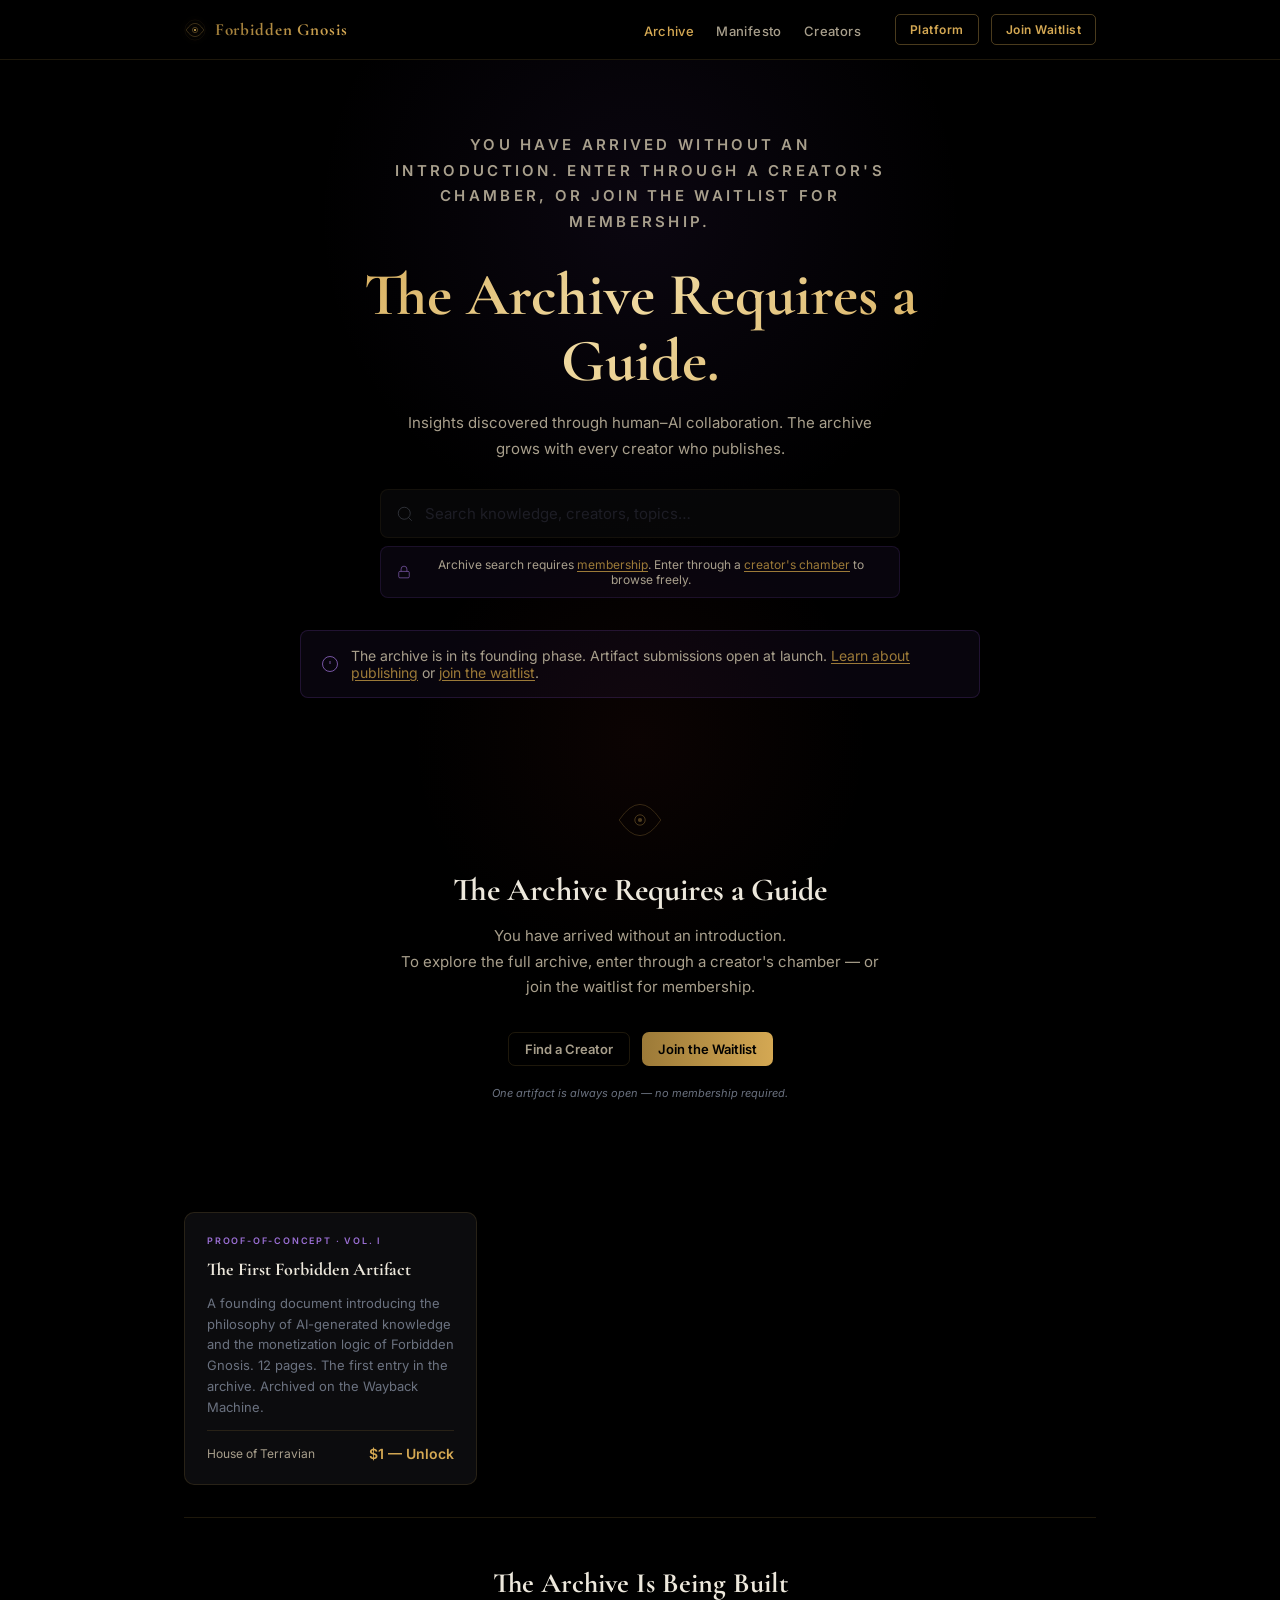
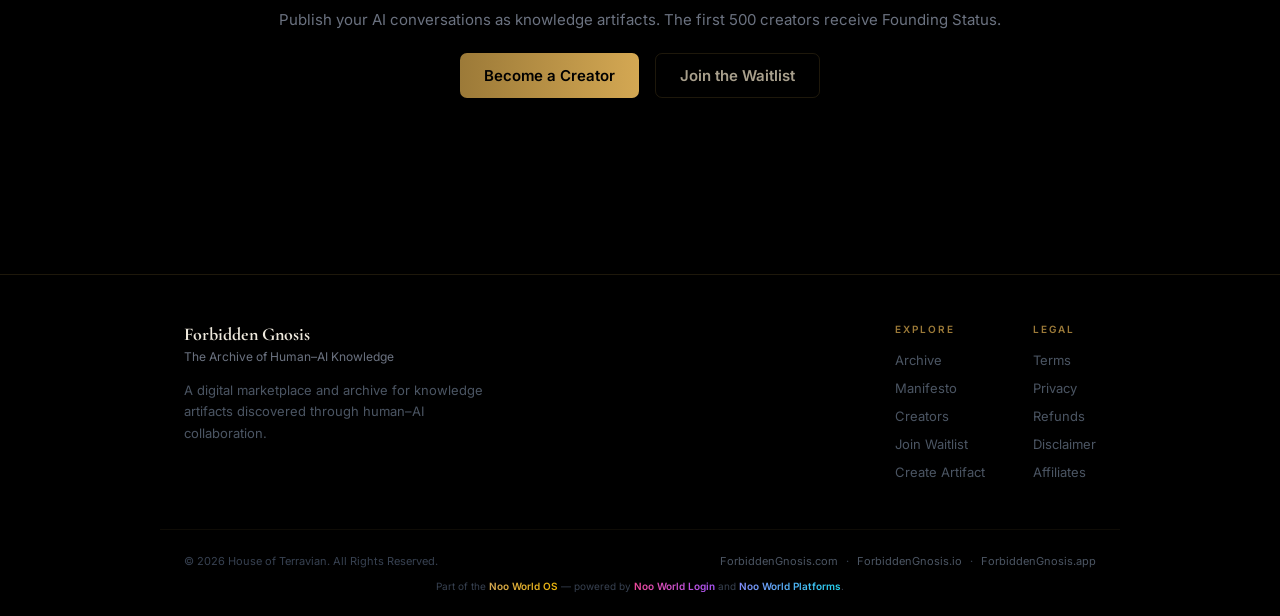
<file: artifacts.html>
<!DOCTYPE html>
<html lang="en">
<head>
  <meta charset="UTF-8">
  <meta name="viewport" content="width=device-width, initial-scale=1.0">
  <title>The Archive — Forbidden Gnosis</title>
  <meta name="description" content="Browse the Forbidden Gnosis archive of AI-generated knowledge artifacts. Frameworks, theories, research, and forbidden ideas from human–AI collaboration.">
  <link rel="icon" type="image/png" href="./favicon.png">
  <link rel="preconnect" href="https://fonts.googleapis.com">
  <link rel="preconnect" href="https://fonts.gstatic.com" crossorigin>
  <link href="https://fonts.googleapis.com/css2?family=Cormorant+Garamond:ital,wght@0,400;0,600;0,700;1,400;1,600&family=Inter:wght@400;500;600&display=swap" rel="stylesheet">
  <link rel="stylesheet" href="./style.css">
  <style>
    .archive-hero {
      padding: 4.5rem 0 2rem;
      text-align: center;
      max-width: 680px;
      margin: 0 auto;
    }
    .archive-hero h1 {
      font-family: 'Cormorant Garamond', Georgia, serif;
      font-size: clamp(2.25rem, 6vw, 3.75rem);
      font-weight: 700;
      line-height: 1.1;
      margin-bottom: 1rem;
    }
    .archive-hero p {
      font-size: 0.9375rem;
      color: var(--cream-dim);
      line-height: 1.7;
      max-width: 500px;
      margin: 0 auto 1.75rem;
    }

    /* Search bar */
    .search-wrap {
      position: relative;
      max-width: 520px;
      margin: 0 auto;
    }
    .search-icon {
      position: absolute;
      left: 1rem;
      top: 50%;
      transform: translateY(-50%);
      width: 18px;
      height: 18px;
      color: var(--muted);
      pointer-events: none;
    }
    .search-input {
      width: 100%;
      padding: 0.875rem 1rem 0.875rem 2.75rem;
      background: var(--surface);
      border: 1px solid var(--border);
      color: var(--cream);
      border-radius: 8px;
      font-family: 'Inter', sans-serif;
      font-size: 0.9375rem;
      transition: border-color 0.25s;
    }
    .search-input:focus {
      outline: none;
      border-color: var(--gold-dim);
    }
    .search-input::placeholder { color: #3a3a4a; }
    .search-input:disabled { opacity: 0.5; cursor: not-allowed; }
    .search-gate-note {
      font-size: 0.6875rem;
      color: var(--muted);
      margin-top: 0.5rem;
      text-align: center;
    }
    .search-gate-note a { color: var(--gold-dim); text-decoration: underline; text-underline-offset: 2px; }
    .search-gate-note a:hover { color: var(--gold); }

    /* Search lock overlay */
    .search-lock {
      display: flex;
      align-items: center;
      justify-content: center;
      gap: 0.5rem;
      padding: 0.625rem 1rem;
      background: rgba(107, 63, 160, 0.08);
      border: 1px solid rgba(107, 63, 160, 0.2);
      border-radius: 8px;
      margin-top: 0.5rem;
      max-width: 520px;
      margin-left: auto;
      margin-right: auto;
    }
    .search-lock-icon {
      width: 14px; height: 14px;
      color: var(--violet-light);
      flex-shrink: 0;
    }
    .search-lock-text {
      font-size: 0.75rem;
      color: var(--cream-dim);
    }
    .search-lock-text a { color: var(--gold-dim); text-decoration: underline; text-underline-offset: 2px; }
    .search-lock-text a:hover { color: var(--gold); }
    .search-unlocked { display: none; }

    /* No results */
    .no-results {
      text-align: center;
      padding: 3rem 1rem;
      display: none;
    }
    .no-results p {
      font-size: 0.9375rem;
      color: var(--muted);
    }
    .no-results.visible { display: block; }

    /* Gate notice */
    .gate-notice {
      background: rgba(107, 63, 160, 0.08);
      border: 1px solid rgba(107, 63, 160, 0.25);
      border-radius: 8px;
      padding: 1rem 1.25rem;
      display: flex;
      align-items: center;
      gap: 0.75rem;
      font-size: 0.875rem;
      color: var(--cream-dim);
    }
    .gate-notice-icon {
      width: 18px;
      height: 18px;
      color: var(--violet-light);
      flex-shrink: 0;
    }
    .gate-notice a { color: var(--gold-dim); text-decoration: underline; text-underline-offset: 2px; }
    .gate-notice a:hover { color: var(--gold); }

    /* Filters */
    .filter-row {
      display: flex;
      flex-wrap: wrap;
      gap: 0.5rem;
      align-items: center;
    }
    .filter-label { font-size: 0.6875rem; letter-spacing: 0.15em; text-transform: uppercase; color: var(--muted); margin-right: 0.25rem; }
    .filter-btn {
      padding: 0.3125rem 0.75rem;
      font-size: 0.75rem;
      font-weight: 500;
      color: var(--cream-dim);
      background: transparent;
      border: 1px solid var(--border);
      border-radius: 20px;
      cursor: pointer;
      font-family: 'Inter', sans-serif;
      transition: all 0.2s;
    }
    .filter-btn:hover {
      border-color: rgba(212, 168, 83, 0.3);
      color: var(--cream);
    }
    .filter-btn.active {
      color: var(--gold);
      border-color: rgba(212, 168, 83, 0.35);
      background: var(--gold-glow);
    }

    /* Artifacts grid */
    .artifacts-grid {
      display: grid;
      grid-template-columns: repeat(3, 1fr);
      gap: 1rem;
    }
    @media (max-width: 720px) { .artifacts-grid { grid-template-columns: repeat(2, 1fr); } }
    @media (max-width: 480px) { .artifacts-grid { grid-template-columns: 1fr; } }

    /* Archive count / status bar */
    .archive-bar {
      display: flex;
      align-items: center;
      justify-content: space-between;
      flex-wrap: wrap;
      gap: 0.5rem;
      padding: 0.75rem 0;
      border-bottom: 1px solid var(--border);
      margin-bottom: 1.5rem;
    }
    .archive-count { font-size: 0.75rem; color: var(--muted); }
    .archive-count span { color: var(--gold-dim); font-weight: 600; }
    .archive-growing {
      font-size: 0.6875rem;
      color: var(--violet-light);
      display: flex;
      align-items: center;
      gap: 0.375rem;
    }
    .archive-growing::before { content: '●'; font-size: 0.5rem; animation: pulse 2s infinite; }
    @keyframes pulse { 0%, 100% { opacity: 1; } 50% { opacity: 0.3; } }

    /* Coming soon card overlay */
    .artifact-card-coming {
      position: relative;
      opacity: 0.5;
    }
    .artifact-card-coming::after {
      content: 'BEING ARCHIVED';
      position: absolute;
      inset: 0;
      display: flex;
      align-items: center;
      justify-content: center;
      font-size: 0.5625rem;
      font-weight: 600;
      letter-spacing: 0.2em;
      color: var(--gold-dim);
      background: rgba(0,0,0,0.5);
      border-radius: 10px;
    }

    /* Archive CTA */
    .archive-cta {
      text-align: center;
      padding: 3rem 0 1rem;
      border-top: 1px solid var(--border);
      margin-top: 2rem;
    }
    .archive-cta h3 {
      font-family: 'Cormorant Garamond', Georgia, serif;
      font-size: clamp(1.25rem, 3.5vw, 1.75rem);
      font-weight: 700;
      color: var(--cream);
      margin-bottom: 0.625rem;
    }
    .archive-cta p { font-size: 0.9375rem; color: var(--muted); margin-bottom: 1.5rem; }
  </style>
  <script defer data-domain="forbiddengnosis.com" src="https://plausible.io/js/script.js"></script>
</head>
<body>
  <div class="ambient" aria-hidden="true"></div>

  <!-- NAV -->
  <nav class="site-nav" aria-label="Main navigation">
    <div class="nav-inner">
      <a href="./index.html" class="nav-brand" aria-label="Forbidden Gnosis — Home">
        <svg class="nav-eye" viewBox="0 0 100 100" xmlns="http://www.w3.org/2000/svg" aria-hidden="true">
          <circle cx="50" cy="50" r="46" fill="none" stroke="#D4A853" stroke-width="1" opacity="0.3"/>
          <path d="M10 50 Q30 20 50 20 Q70 20 90 50 Q70 80 50 80 Q30 80 10 50Z" fill="none" stroke="#D4A853" stroke-width="1.5" opacity="0.8"/>
          <circle cx="50" cy="50" r="12" fill="none" stroke="#D4A853" stroke-width="1.5"/>
          <circle cx="50" cy="50" r="5" fill="#D4A853"/>
        </svg>
        <span class="nav-brand-name">Forbidden Gnosis</span>
      </a>
      <button class="nav-hamburger" aria-label="Toggle navigation" aria-expanded="false">
        <span></span><span></span><span></span>
      </button>
      <ul class="nav-links" role="list">
        <li><a href="./artifacts.html">Archive</a></li>
        <li><a href="./manifesto.html">Manifesto</a></li>
        <li><a href="./creators.html">Creators</a></li>
      </ul>
      <div class="nav-cta">
        <a href="https://app.forbiddengnosis.com" target="_blank" rel="noopener noreferrer" style="margin-right:0.5rem;">Platform</a>
        <a href="./index.html#waitlist">Join Waitlist</a>
      </div>
    </div>
  </nav>

  <div class="page">

    <!-- CHAMBER BANNER (injected by chamber.js when inside a creator session) -->
    <div id="chamber-banner" aria-live="polite"></div>

    <!-- HERO -->
    <div class="archive-hero fade-down">
      <p class="label mb-2">The Archive</p>
      <h1 class="text-grad-gold">Knowledge Once Hidden</h1>
      <p>Insights discovered through human–AI collaboration. The archive grows with every creator who publishes.</p>

      <!-- SEARCH -->
      <div class="search-wrap" role="search">
        <svg class="search-icon" fill="none" stroke="currentColor" viewBox="0 0 24 24" aria-hidden="true">
          <circle cx="11" cy="11" r="8"/><path d="m21 21-4.35-4.35"/>
        </svg>
        <input type="search" id="archiveSearch" class="search-input" placeholder="Search knowledge, creators, topics…" disabled aria-label="Archive search (available with membership)">
      </div>
      <!-- Lock (shown for non-members) -->
      <div id="searchLock" class="search-lock">
        <svg class="search-lock-icon" fill="none" stroke="currentColor" viewBox="0 0 24 24" aria-hidden="true">
          <rect x="3" y="11" width="18" height="11" rx="2" ry="2"/><path d="M7 11V7a5 5 0 0110 0v4"/>
        </svg>
        <span class="search-lock-text">
          Archive search requires <a href="./index.html">membership</a>. Enter through a <a href="./creators.html">creator's chamber</a> to browse freely.
        </span>
      </div>
      <!-- Unlocked note (shown for members) -->
      <p id="searchNote" class="search-gate-note" style="display:none;">
        Search within this chamber. <a href="./index.html#waitlist">Full membership</a> unlocks the entire archive.
      </p>
    </div>

    <!-- GATE NOTICE -->
    <div class="gate-notice fade-in delay-2 mb-4" style="max-width:680px; margin:0 auto 2rem;" role="note">
      <svg class="gate-notice-icon" fill="none" stroke="currentColor" viewBox="0 0 24 24" aria-hidden="true">
        <circle cx="12" cy="12" r="10"/><path d="M12 8v4m0 4h.01"/>
      </svg>
      <span>
        The archive is in its founding phase. Artifact submissions open at launch.
        <a href="./creators.html">Learn about publishing</a> or
        <a href="./index.html#waitlist">join the waitlist</a>.
      </span>
    </div>

    <!-- FILTERS -->
    <div id="filterRow" class="filter-row fade-in delay-2 mb-3" style="max-width:860px; margin:0 auto 1.5rem;" aria-label="Category filters">
      <span class="filter-label">Filter:</span>
      <button class="filter-btn active" data-category="all">All</button>
      <!-- Remaining buttons injected from FG_CATEGORIES -->
    </div>

    <!-- ARCHIVE BAR -->
    <div class="archive-bar">
      <p id="archiveCount" class="archive-count">Showing <span>0</span> artifacts</p>
      <span class="archive-growing">Archive seeding in progress</span>
    </div>

    <!-- NO RESULTS -->
    <div id="noResults" class="no-results" role="status" aria-live="polite">
      <p>No artifacts match your search or filter.</p>
    </div>

    <!-- ARTIFACTS GRID -->
    <div id="artifactsGrid" class="artifacts-grid fade-up delay-2">
      <!-- Rendered dynamically from data/creators.js -->
    </div>

    <!-- ARCHIVE CTA -->
    <div class="archive-cta fade-up">
      <h3>The Archive Is Being Built</h3>
      <p>Publish your AI conversations as knowledge artifacts. The first 500 creators receive Founding Status.</p>
      <div style="display:flex; gap:1rem; flex-wrap:wrap; justify-content:center;">
        <a href="./creators.html" class="btn btn-gold">Become a Creator</a>
        <a href="./index.html#waitlist" class="btn btn-ghost">Join the Waitlist</a>
      </div>
    </div>

  </div><!-- /page -->

  <!-- FOOTER -->
  <footer class="site-footer" role="contentinfo">
    <div class="footer-main">
      <div>
        <span class="footer-brand-name">Forbidden Gnosis</span>
        <span class="footer-tagline">The Archive of Human–AI Knowledge</span>
        <p class="footer-brand-desc">A digital marketplace and archive for knowledge artifacts discovered through human–AI collaboration.</p>
      </div>
      <nav class="footer-nav" aria-label="Footer navigation">
        <div class="footer-col">
          <h4>Explore</h4>
          <ul>
            <li><a href="./artifacts.html">Archive</a></li>
            <li><a href="./manifesto.html">Manifesto</a></li>
            <li><a href="./creators.html">Creators</a></li>
            <li><a href="./index.html#waitlist">Join Waitlist</a></li>
            <li><a href="./create.html">Create Artifact</a></li>
          </ul>
        </div>
        <div class="footer-col">
          <h4>Legal</h4>
          <ul>
            <li><a href="./terms.html">Terms</a></li>
            <li><a href="./privacy.html">Privacy</a></li>
            <li><a href="./refunds.html">Refunds</a></li>
            <li><a href="./disclaimer.html">Disclaimer</a></li>
            <li><a href="./affiliates.html">Affiliates</a></li>
          </ul>
        </div>
      </nav>
    </div>
    <div class="footer-bottom">
      <p class="footer-copyright">&copy; 2026 House of Terravian. All Rights Reserved.</p>
      <div class="footer-domains">
        <a href="https://ForbiddenGnosis.com" target="_blank" rel="noopener noreferrer">ForbiddenGnosis.com</a>
        <span class="sep">·</span>
        <a href="https://ForbiddenGnosis.io" target="_blank" rel="noopener noreferrer">ForbiddenGnosis.io</a>
        <span class="sep">·</span>
        <a href="https://ForbiddenGnosis.app" target="_blank" rel="noopener noreferrer">ForbiddenGnosis.app</a>
      </div>
      <p class="footer-noo">
        Part of the <span class="grad-gold">Noo World OS</span> —
        powered by <span class="grad-pink">Noo World Login</span> and
        <span class="grad-blue">Noo World Platforms</span>.
      </p>
    </div>
  </footer>

  <script src="./data/creators.js"></script>
  <script src="./js/chamber.js"></script>
  <script src="./script.js" defer></script>
  <script>
    (function () {
      'use strict';

      var esc = window.FG ? window.FG.escapeHtml : function (s) { return String(s); };

      /* ── GATHER ALL ARTIFACTS FROM ALL CREATORS ── */
      function gatherArtifacts() {
        var all = [];
        if (!window.FG_CREATORS) return all;
        var slugs = Object.keys(window.FG_CREATORS);
        for (var i = 0; i < slugs.length; i++) {
          var c = window.FG_CREATORS[slugs[i]];
          if (!c.artifacts) continue;
          for (var j = 0; j < c.artifacts.length; j++) {
            all.push({ artifact: c.artifacts[j], creator: c });
          }
        }
        return all;
      }

      var allArtifacts   = gatherArtifacts();
      var grid           = document.getElementById('artifactsGrid');
      var countEl        = document.getElementById('archiveCount');
      var filterRow      = document.getElementById('filterRow');
      var searchInput    = document.getElementById('archiveSearch');
      var searchLock     = document.getElementById('searchLock');
      var searchNote     = document.getElementById('searchNote');
      var noResults      = document.getElementById('noResults');
      var activeCategory = 'all';
      var searchQuery    = '';

      /* ── CHECK MEMBER STATUS (chamber session = temporary membership proxy) ── */
      var isMember = false;
      try { isMember = !!sessionStorage.getItem('fg_chamber'); } catch (e) {}

      if (isMember) {
        searchInput.disabled = false;
        searchInput.placeholder = 'Search artifacts, creators, tags\u2026';
        searchLock.style.display = 'none';
        searchNote.style.display = 'block';
      }

      /* ── RENDER FILTER BUTTONS FROM FG_CATEGORIES ── */
      if (window.FG_CATEGORIES) {
        var usedCategories = {};
        for (var i = 0; i < allArtifacts.length; i++) {
          var cat = allArtifacts[i].artifact.category;
          if (cat) usedCategories[cat] = true;
        }
        for (var i = 0; i < window.FG_CATEGORIES.length; i++) {
          var cat = window.FG_CATEGORIES[i];
          if (!usedCategories[cat.id]) continue;
          var btn = document.createElement('button');
          btn.className = 'filter-btn';
          btn.setAttribute('data-category', cat.id);
          btn.textContent = cat.label;
          filterRow.appendChild(btn);
        }
      }

      /* ── FILTER CLICK HANDLER ── */
      filterRow.addEventListener('click', function (e) {
        var btn = e.target.closest('.filter-btn');
        if (!btn) return;
        activeCategory = btn.getAttribute('data-category');
        filterRow.querySelectorAll('.filter-btn').forEach(function (b) { b.classList.remove('active'); });
        btn.classList.add('active');
        render();
      });

      /* ── SEARCH HANDLER ── */
      searchInput.addEventListener('input', function () {
        searchQuery = this.value.trim().toLowerCase();
        render();
      });

      /* ── MATCH FUNCTION ── */
      function matches(entry) {
        var a = entry.artifact;
        var c = entry.creator;

        // Category filter
        if (activeCategory !== 'all' && a.category !== activeCategory) return false;

        // Search filter (only if member and has query)
        if (searchQuery && isMember) {
          var haystack = [
            a.title, a.description, a.tag, c.displayName,
            (a.tags || []).join(' '), a.category || ''
          ].join(' ').toLowerCase();
          if (haystack.indexOf(searchQuery) === -1) return false;
        }

        return true;
      }

      /* ── RENDER ── */
      function render() {
        var html = '';
        var publishedCount = 0;
        var visibleCount = 0;

        for (var i = 0; i < allArtifacts.length; i++) {
          var entry = allArtifacts[i];
          var a = entry.artifact;
          var c = entry.creator;

          if (!matches(entry)) continue;
          visibleCount++;

          var isPublished = a.published;
          if (isPublished) publishedCount++;

          var comingClass = isPublished ? '' : ' artifact-card-coming';
          var ariaHidden  = isPublished ? '' : ' aria-hidden="true"';

          var footerRight = '';
          if (isPublished) {
            footerRight = '<a href="./artifact.html?id=' + esc(a.id) + '" style="color:var(--gold); font-size:0.875rem; font-weight:600; text-decoration:none;">' + esc(a.price) + ' \u2014 Unlock</a>';
          } else {
            footerRight = '<span class="artifact-card-status">Pending</span>';
          }

          html +=
            '<div class="artifact-card' + comingClass + '"' + ariaHidden + ' data-category="' + esc(a.category || '') + '">' +
              '<p class="artifact-card-tag">' + esc(a.tag) + '</p>' +
              '<p class="artifact-card-title">' + esc(a.title) + '</p>' +
              '<p class="artifact-card-desc">' + esc(a.description) + '</p>' +
              '<div class="artifact-card-footer">' +
                '<span class="artifact-card-creator">' + (isPublished ? esc(c.displayName) : '\u2014') + '</span>' +
                footerRight +
              '</div>' +
            '</div>';
        }

        grid.innerHTML = html;

        // Update count
        var totalPublished = allArtifacts.filter(function (e) { return e.artifact.published; }).length;
        countEl.innerHTML = 'Showing <span>' + publishedCount + '</span> published artifact' +
          (publishedCount !== 1 ? 's' : '') + ' \u2014 archive growing';

        // No results state
        if (visibleCount === 0) {
          noResults.classList.add('visible');
        } else {
          noResults.classList.remove('visible');
        }
      }

      render();

    })();
  </script>
</body>
</html>
</file>
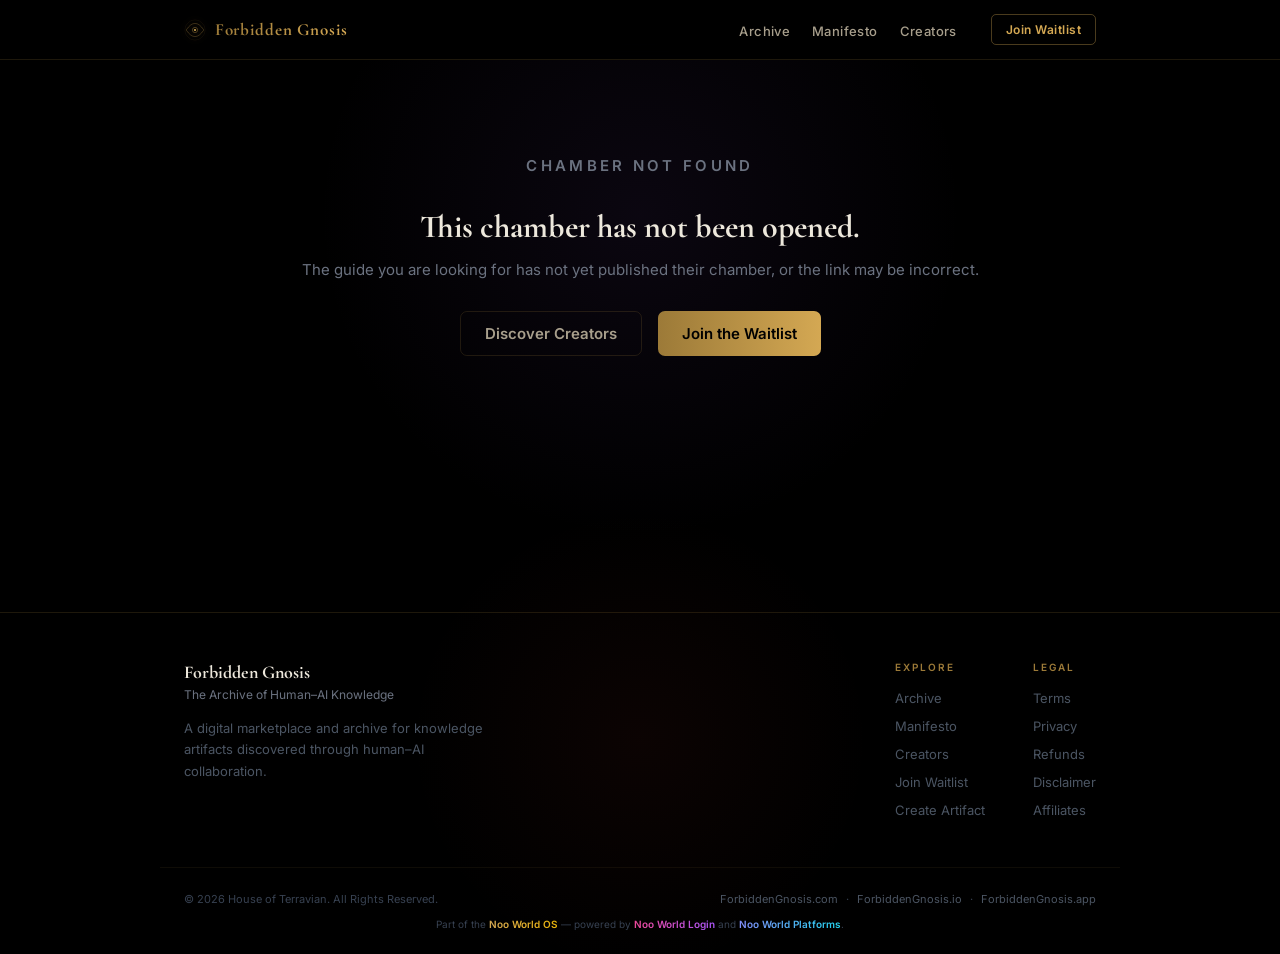
<file: chamber.html>
<!DOCTYPE html>
<html lang="en">
<head>
  <meta charset="UTF-8">
  <meta name="viewport" content="width=device-width, initial-scale=1.0">
  <title>Creator Chamber — Forbidden Gnosis</title>
  <meta name="description" content="You have entered a creator's chamber in the Forbidden Gnosis Archive.">
  <meta name="robots" content="noindex">
  <meta property="og:title" content="Creator Chamber — Forbidden Gnosis">
  <meta property="og:description" content="A creator's chamber in the Forbidden Gnosis Archive.">
  <meta property="og:type" content="profile">
  <link rel="icon" type="image/png" href="./favicon.png">
  <link rel="preconnect" href="https://fonts.googleapis.com">
  <link rel="preconnect" href="https://fonts.gstatic.com" crossorigin>
  <link href="https://fonts.googleapis.com/css2?family=Cormorant+Garamond:ital,wght@0,400;0,600;0,700;1,400;1,600&family=Inter:wght@400;500;600&display=swap" rel="stylesheet">
  <link rel="stylesheet" href="./style.css">
  <style>
    .artifacts-grid {
      display: grid;
      grid-template-columns: repeat(3, 1fr);
      gap: 1rem;
      margin-bottom: 1rem;
    }
    @media (max-width: 720px) { .artifacts-grid { grid-template-columns: repeat(2, 1fr); } }
    @media (max-width: 480px) { .artifacts-grid { grid-template-columns: 1fr; } }

    .sigil-wrap { text-align: center; margin-bottom: 2rem; }
    .sigil {
      display: inline-block;
      width: 52px; height: 52px;
      filter: drop-shadow(0 0 12px rgba(212, 168, 83, 0.45));
    }
    .chamber-entry {
      text-align: center;
      max-width: 600px;
      margin: 0 auto 3.5rem;
    }
    .chamber-not-found {
      text-align: center;
      padding: 6rem 2rem;
    }
    .chamber-not-found h2 {
      font-family: 'Cormorant Garamond', Georgia, serif;
      font-size: clamp(1.5rem, 4vw, 2rem);
      font-weight: 700;
      color: var(--cream);
      margin-bottom: 0.875rem;
    }
    .chamber-not-found p { font-size: 0.9375rem; color: var(--muted); margin-bottom: 2rem; }

    /* Collections */
    .collection-section {
      margin-bottom: 2rem;
    }
    .collection-header {
      margin-bottom: 1rem;
    }
    .collection-name {
      font-family: 'Cormorant Garamond', Georgia, serif;
      font-size: 1.25rem;
      font-weight: 700;
      color: var(--cream);
      margin-bottom: 0.25rem;
    }
    .collection-desc {
      font-size: 0.8125rem;
      color: var(--muted);
      line-height: 1.6;
    }
  </style>
  <script defer data-domain="forbiddengnosis.com" src="https://plausible.io/js/script.js"></script>
</head>
<body>
  <div class="ambient" aria-hidden="true"></div>

  <!-- NAV -->
  <nav class="site-nav" aria-label="Main navigation">
    <div class="nav-inner">
      <a href="./index.html" class="nav-brand" aria-label="Forbidden Gnosis — Home">
        <svg class="nav-eye" viewBox="0 0 100 100" xmlns="http://www.w3.org/2000/svg" aria-hidden="true">
          <circle cx="50" cy="50" r="46" fill="none" stroke="#D4A853" stroke-width="1" opacity="0.3"/>
          <path d="M10 50 Q30 20 50 20 Q70 20 90 50 Q70 80 50 80 Q30 80 10 50Z" fill="none" stroke="#D4A853" stroke-width="1.5" opacity="0.8"/>
          <circle cx="50" cy="50" r="12" fill="none" stroke="#D4A853" stroke-width="1.5"/>
          <circle cx="50" cy="50" r="5" fill="#D4A853"/>
        </svg>
        <span class="nav-brand-name">Forbidden Gnosis</span>
      </a>
      <button class="nav-hamburger" aria-label="Toggle navigation" aria-expanded="false">
        <span></span><span></span><span></span>
      </button>
      <ul class="nav-links" role="list">
        <li><a href="./artifacts.html">Archive</a></li>
        <li><a href="./manifesto.html">Manifesto</a></li>
        <li><a href="./creators.html">Creators</a></li>
      </ul>
      <div class="nav-cta">
        <a href="./index.html#waitlist">Join Waitlist</a>
      </div>
    </div>
  </nav>

  <div class="page">
    <div id="chamber-content">
      <!-- Populated by inline script below -->
    </div>
  </div><!-- /page -->

  <!-- FOOTER -->
  <footer class="site-footer" role="contentinfo">
    <div class="footer-main">
      <div>
        <span class="footer-brand-name">Forbidden Gnosis</span>
        <span class="footer-tagline">The Archive of Human–AI Knowledge</span>
        <p class="footer-brand-desc">A digital marketplace and archive for knowledge artifacts discovered through human–AI collaboration.</p>
      </div>
      <nav class="footer-nav" aria-label="Footer navigation">
        <div class="footer-col">
          <h4>Explore</h4>
          <ul>
            <li><a href="./artifacts.html">Archive</a></li>
            <li><a href="./manifesto.html">Manifesto</a></li>
            <li><a href="./creators.html">Creators</a></li>
            <li><a href="./index.html#waitlist">Join Waitlist</a></li>
            <li><a href="./create.html">Create Artifact</a></li>
          </ul>
        </div>
        <div class="footer-col">
          <h4>Legal</h4>
          <ul>
            <li><a href="./terms.html">Terms</a></li>
            <li><a href="./privacy.html">Privacy</a></li>
            <li><a href="./refunds.html">Refunds</a></li>
            <li><a href="./disclaimer.html">Disclaimer</a></li>
            <li><a href="./affiliates.html">Affiliates</a></li>
          </ul>
        </div>
      </nav>
    </div>
    <div class="footer-bottom">
      <p class="footer-copyright">&copy; 2026 House of Terravian. All Rights Reserved.</p>
      <div class="footer-domains">
        <a href="https://ForbiddenGnosis.com" target="_blank" rel="noopener noreferrer">ForbiddenGnosis.com</a>
        <span class="sep">&middot;</span>
        <a href="https://ForbiddenGnosis.io" target="_blank" rel="noopener noreferrer">ForbiddenGnosis.io</a>
        <span class="sep">&middot;</span>
        <a href="https://ForbiddenGnosis.app" target="_blank" rel="noopener noreferrer">ForbiddenGnosis.app</a>
      </div>
      <p class="footer-noo">
        Part of the <span class="grad-gold">Noo World OS</span> &mdash;
        powered by <span class="grad-pink">Noo World Login</span> and
        <span class="grad-blue">Noo World Platforms</span>.
      </p>
    </div>
  </footer>

  <script src="./data/creators.js"></script>
  <script src="./js/chamber.js"></script>
  <script src="./script.js" defer></script>
  <script>
    (function () {
      var params  = new URLSearchParams(window.location.search);
      var slug    = params.get('via');
      var creator = (window.FG_CREATORS && slug) ? window.FG_CREATORS[slug] : null;
      var content = document.getElementById('chamber-content');
      if (!content) return;

      /* ── NOT FOUND ── */
      if (!creator) {
        content.innerHTML =
          '<div class="chamber-not-found">' +
            '<p class="label mb-3">Chamber Not Found</p>' +
            '<h2>This chamber has not been opened.</h2>' +
            '<p>The guide you are looking for has not yet published their chamber, or the link may be incorrect.</p>' +
            '<div style="display:flex;gap:1rem;flex-wrap:wrap;justify-content:center;">' +
              '<a href="./creators.html" class="btn btn-ghost">Discover Creators</a>' +
              '<a href="./index.html#waitlist" class="btn btn-gold">Join the Waitlist</a>' +
            '</div>' +
          '</div>';
        return;
      }

      /* ── SESSION ── */
      if (window.FG) {
        window.FG.writeAttribution(slug);
        window.FG.activateChamberSession(slug);
      }

      /* ── UPDATE PAGE TITLE + OG META ── */
      document.title = creator.displayName + '\u2019s Chamber \u2014 Forbidden Gnosis';
      var ogTitle = document.querySelector('meta[property="og:title"]');
      if (ogTitle) ogTitle.setAttribute('content', creator.displayName + '\u2019s Chamber \u2014 Forbidden Gnosis');
      var ogDesc = document.querySelector('meta[property="og:description"]');
      if (ogDesc) ogDesc.setAttribute('content', creator.shortBio + ' \u2014 Explore their knowledge artifacts in the Forbidden Gnosis Archive.');

      /* ── HELPERS ── */
      var esc = window.FG ? window.FG.escapeHtml : function (s) { return String(s); };

      function findArtifact(id) {
        if (!creator.artifacts) return null;
        for (var i = 0; i < creator.artifacts.length; i++) {
          if (creator.artifacts[i].id === id) return creator.artifacts[i];
        }
        return null;
      }

      /* ── BUILD ARTIFACTS HTML ── */
      var artifactsHtml = '';
      if (creator.artifacts && creator.artifacts.length) {
        creator.artifacts.forEach(function (a) {
          if (!a.published) return;
          artifactsHtml +=
            '<div class="artifact-card">' +
              '<p class="artifact-card-tag">' + esc(a.tag) + '</p>' +
              '<p class="artifact-card-title">' + esc(a.title) + '</p>' +
              '<p class="artifact-card-desc">' + esc(a.description) + '</p>' +
              '<div class="artifact-card-footer">' +
                '<span class="artifact-card-creator">' + esc(creator.displayName) + '</span>' +
                '<a href="./artifact.html?id=' + esc(a.id) + '" ' +
                   'style="color:var(--gold);font-size:0.875rem;font-weight:600;text-decoration:none;">' +
                  esc(a.price) + ' \u2014 Unlock' +
                '</a>' +
              '</div>' +
            '</div>';
        });
      }
      if (!artifactsHtml) {
        artifactsHtml = '<p class="text-sm text-muted">No published artifacts yet. Check back soon.</p>';
      }

      /* ── BUILD READING PATH HTML ── */
      var readingPathHtml = '';
      if (creator.readingPath && creator.readingPath.length) {
        creator.readingPath.forEach(function (step) {
          var artifact = findArtifact(step.artifactId);
          var linkOpen = '', linkClose = '';
          if (artifact && artifact.published && artifact.purchaseUrl) {
            linkOpen  = '<a href="' + esc(artifact.purchaseUrl) + '" target="_blank" rel="noopener noreferrer" style="text-decoration:none;color:inherit;">';
            linkClose = '</a>';
          }
          readingPathHtml +=
            '<div class="reading-path-item">' +
              '<div class="reading-path-step">' + step.step + '</div>' +
              '<div class="reading-path-content">' +
                linkOpen +
                '<p class="reading-path-title">' + esc(step.title) + '</p>' +
                '<p class="reading-path-note">' + esc(step.note) + '</p>' +
                linkClose +
              '</div>' +
            '</div>';
        });
      }

      /* ── BUILD COLLECTIONS HTML ── */
      var collectionsHtml = '';
      if (creator.collections && creator.collections.length) {
        creator.collections.forEach(function (col) {
          var colArtifacts = '';
          (col.artifactIds || []).forEach(function (aid) {
            var a = findArtifact(aid);
            if (!a) return;
            var isPublished = a.published;
            var comingClass = isPublished ? '' : ' artifact-card-coming';
            var footerRight = '';
            if (isPublished) {
              footerRight = '<a href="./artifact.html?id=' + esc(a.id) + '" style="color:var(--gold);font-size:0.875rem;font-weight:600;text-decoration:none;">' + esc(a.price) + ' \u2014 Unlock</a>';
            } else {
              footerRight = '<span class="artifact-card-status">Pending</span>';
            }
            colArtifacts +=
              '<div class="artifact-card' + comingClass + '">' +
                '<p class="artifact-card-tag">' + esc(a.tag) + '</p>' +
                '<p class="artifact-card-title">' + esc(a.title) + '</p>' +
                '<p class="artifact-card-desc">' + esc(a.description) + '</p>' +
                '<div class="artifact-card-footer">' +
                  '<span class="artifact-card-creator">' + esc(creator.displayName) + '</span>' +
                  footerRight +
                '</div>' +
              '</div>';
          });
          if (colArtifacts) {
            collectionsHtml +=
              '<div class="collection-section">' +
                '<div class="collection-header">' +
                  '<p class="collection-name">' + esc(col.name) + '</p>' +
                  '<p class="collection-desc">' + esc(col.description) + '</p>' +
                '</div>' +
                '<div class="artifacts-grid">' + colArtifacts + '</div>' +
              '</div>';
          }
        });
      }

      /* ── RENDER CHAMBER ── */
      content.innerHTML =

        /* Entry */
        '<div class="section section--sm">' +
          '<div class="sigil-wrap fade-down">' +
            '<svg class="sigil" viewBox="0 0 100 100" xmlns="http://www.w3.org/2000/svg" aria-hidden="true">' +
              '<circle cx="50" cy="50" r="46" fill="none" stroke="#D4A853" stroke-width="1" opacity="0.25"/>' +
              '<path d="M10 50 Q30 20 50 20 Q70 20 90 50 Q70 80 50 80 Q30 80 10 50Z" fill="none" stroke="#D4A853" stroke-width="1.5" opacity="0.7"/>' +
              '<circle cx="50" cy="50" r="14" fill="none" stroke="#D4A853" stroke-width="1.5" opacity="0.9"/>' +
              '<circle cx="50" cy="50" r="5" fill="#D4A853"/>' +
              '<line x1="50" y1="20" x2="50" y2="14" stroke="#D4A853" stroke-width="1" opacity="0.4"/>' +
              '<line x1="50" y1="80" x2="50" y2="86" stroke="#D4A853" stroke-width="1" opacity="0.4"/>' +
            '</svg>' +
          '</div>' +
          '<p class="label text-center fade-down delay-1">You have entered</p>' +
          '<h1 class="display-lg text-grad-gold text-center fade-down delay-2" style="margin-bottom:0.5rem;">' + esc(creator.displayName) + '</h1>' +
          '<p class="text-sm italic text-cream-dim text-center fade-in delay-3">This is their chamber in the Forbidden Gnosis Archive.</p>' +
        '</div>' +

        /* Creator profile */
        '<div class="fade-up delay-2">' +
          '<div class="creator-profile">' +
            '<div class="creator-avatar">' + esc(creator.avatarInitials) + '</div>' +
            '<div class="creator-profile-info">' +
              (creator.founding ? '<span class="creator-profile-badge">Founding Creator</span>' : '') +
              '<p class="creator-profile-name">' + esc(creator.displayName) + '</p>' +
              '<p class="creator-profile-bio">' + esc(creator.longBio) + '</p>' +
            '</div>' +
          '</div>' +
        '</div>' +

        /* Collections */
        (collectionsHtml ?
          '<div class="fade-up delay-3">' +
            '<div class="divider"><span class="divider-text">Collections</span></div>' +
            collectionsHtml +
          '</div>'
        : '') +

        /* Artifacts */
        '<div class="fade-up delay-3">' +
          '<div class="divider"><span class="divider-text">Knowledge from this Chamber</span></div>' +
          '<div class="artifacts-grid">' + artifactsHtml + '</div>' +
        '</div>' +

        /* Reading path */
        (creator.readingPath && creator.readingPath.length ?
          '<div class="fade-up delay-3">' +
            '<div class="divider"><span class="divider-text">Suggested Reading Path</span></div>' +
            '<div class="reading-path">' + readingPathHtml + '</div>' +
          '</div>'
        : '') +

        /* The Gate */
        '<div class="fade-up delay-4">' +
          '<div class="divider"><span class="divider-text">The Wider Archive</span></div>' +
          '<div class="callout" style="text-align:center;max-width:640px;margin:0 auto 1.75rem;">' +
            '<p style="font-family:\'Cormorant Garamond\',serif;font-size:1.0625rem;font-style:italic;color:var(--cream);margin-bottom:0.625rem;">' +
              'You entered through the work of <strong style="color:var(--gold);">' + esc(creator.displayName) + '</strong>.' +
            '</p>' +
            '<p style="font-size:0.875rem;color:var(--cream-dim);line-height:1.7;">' +
              'To move beyond this chamber and enter the wider Archive, membership is required.' +
            '</p>' +
          '</div>' +
          '<div style="display:flex;gap:1rem;flex-wrap:wrap;justify-content:center;">' +
            '<a href="./artifacts.html" class="btn btn-ghost">Browse This Chamber\u2019s Archive</a>' +
            '<a href="./index.html#waitlist" class="btn btn-gold">Join the Waitlist</a>' +
          '</div>' +
        '</div>';

      /* ── DECORATE LINKS with ?via= after content is injected ── */
      if (window.FG) window.FG.decorateLinks(slug);

    })();
  </script>
</body>
</html>
</file>
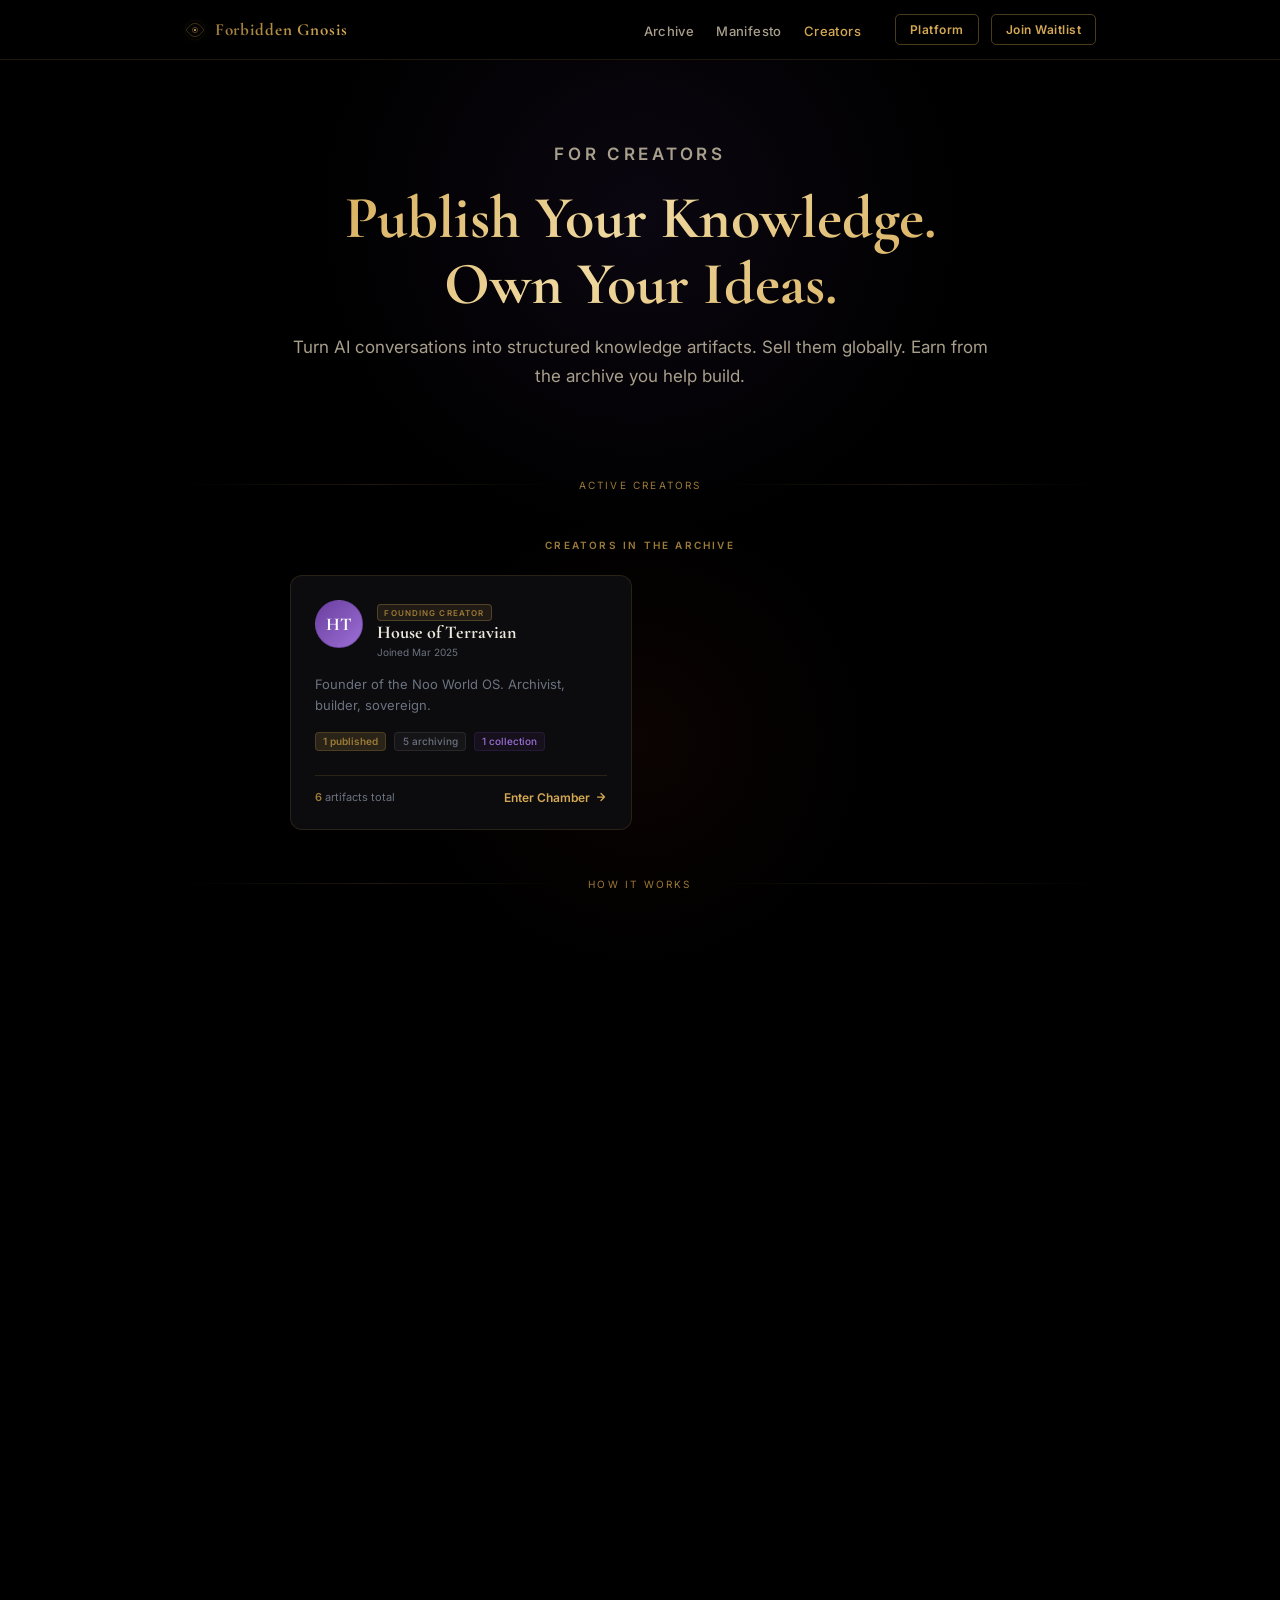
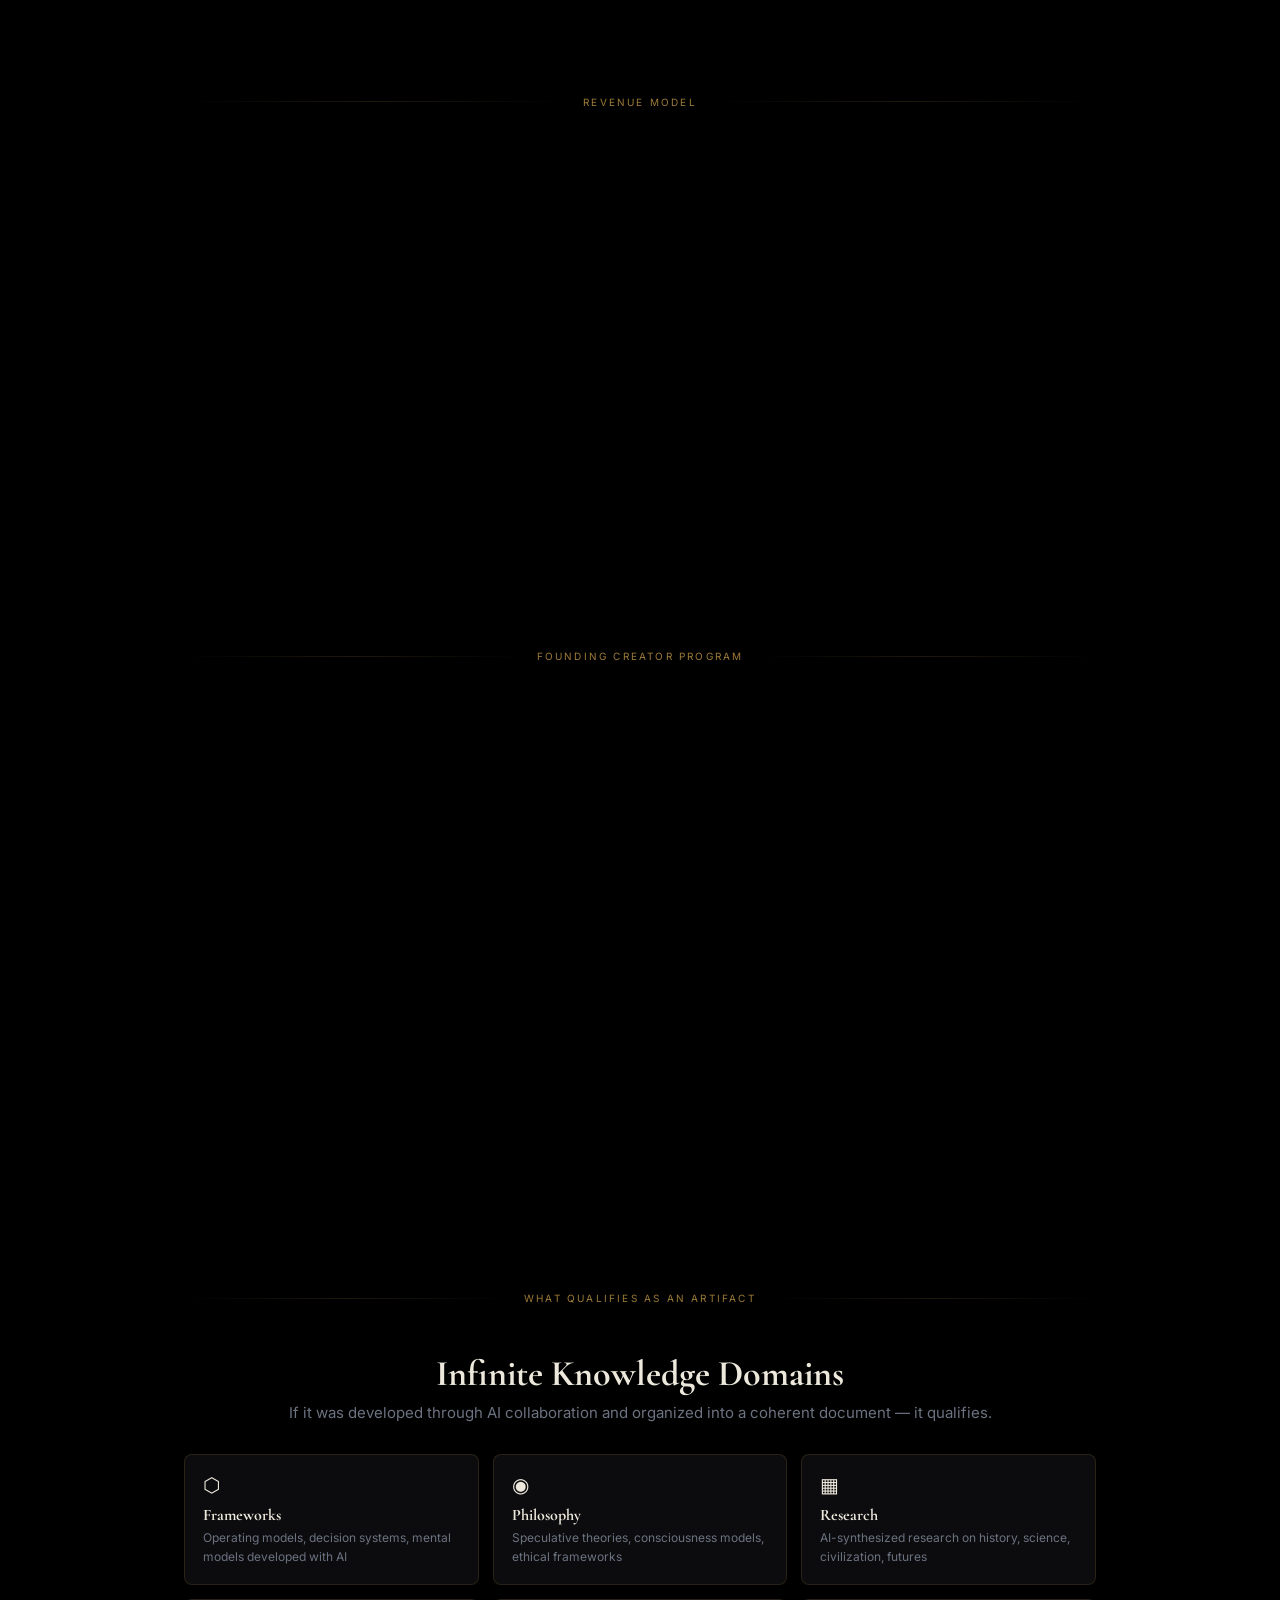
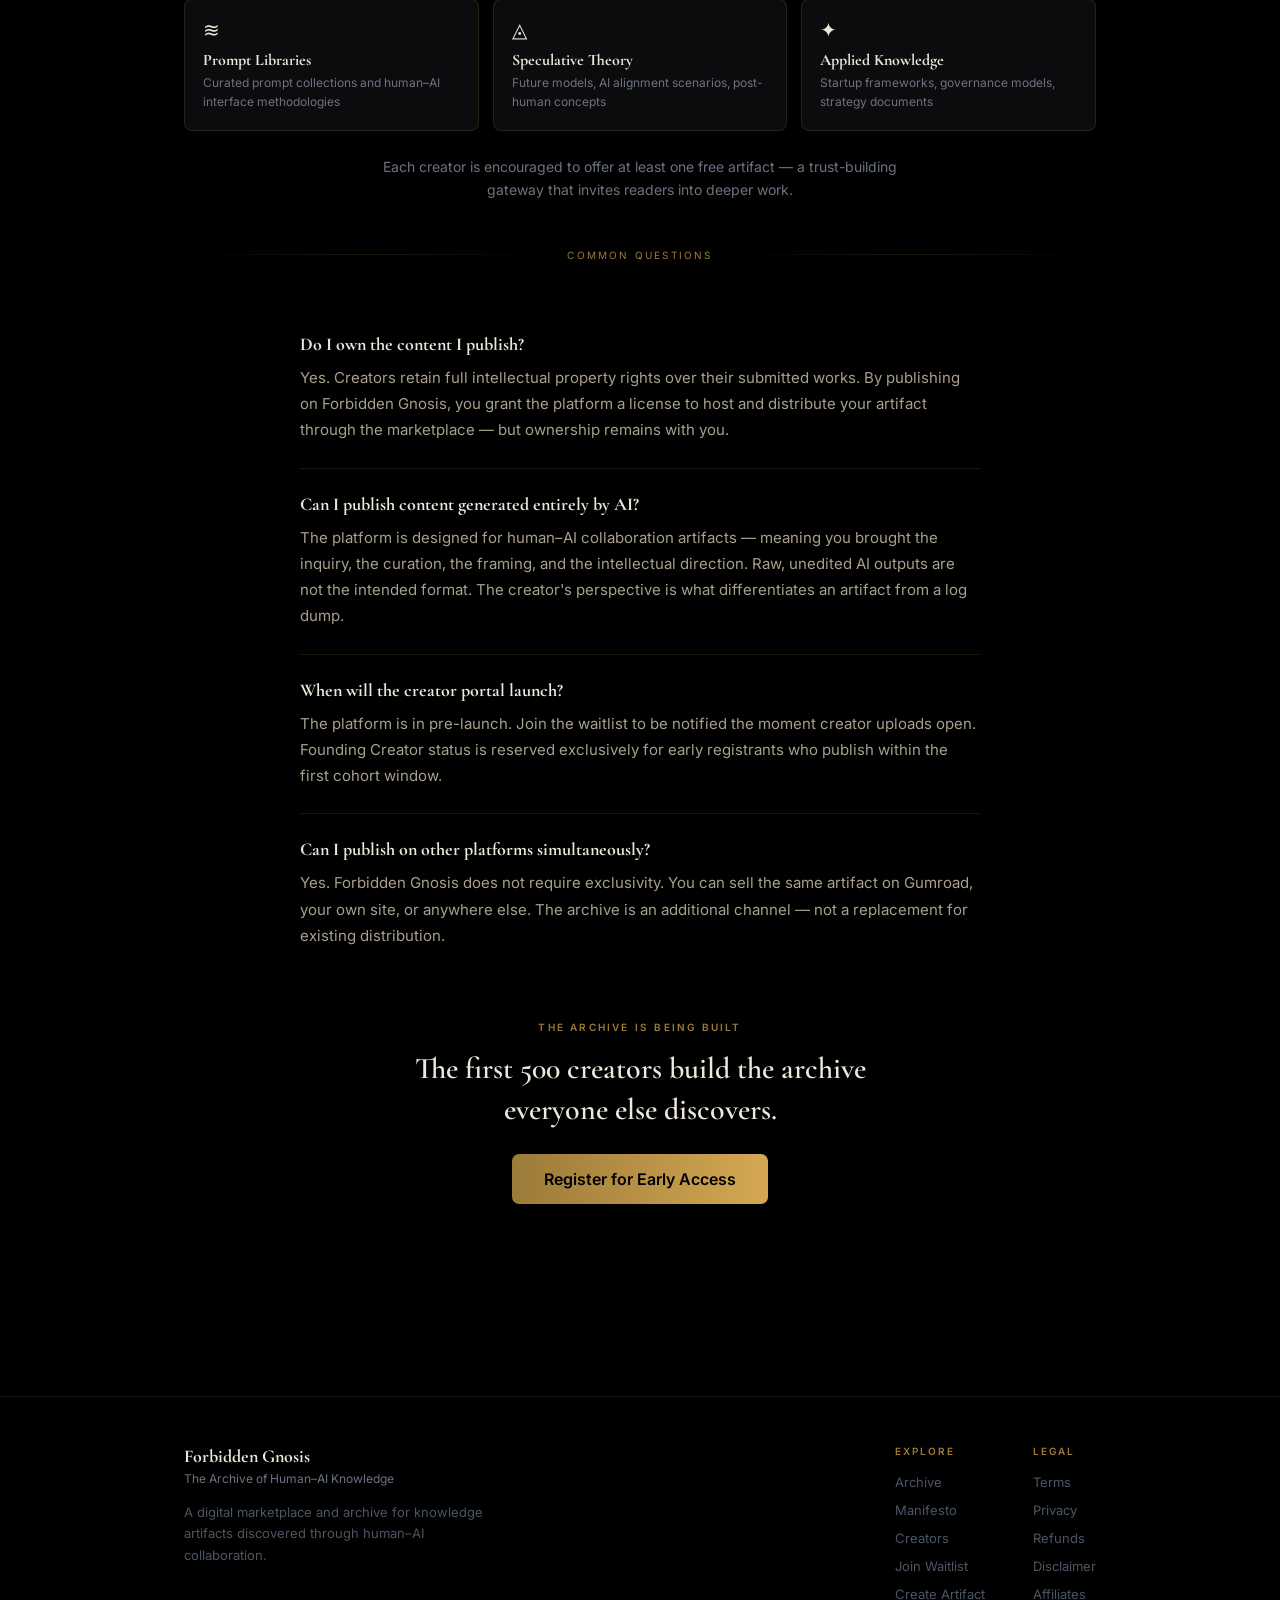
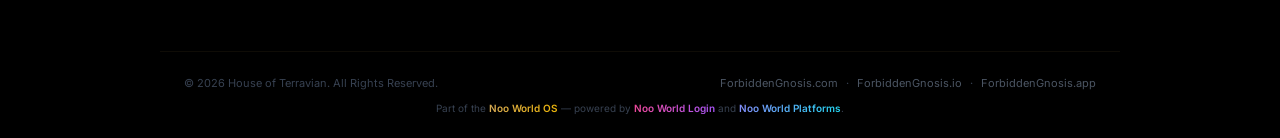
<file: creators.html>
<!DOCTYPE html>
<html lang="en">
<head>
  <meta charset="UTF-8">
  <meta name="viewport" content="width=device-width, initial-scale=1.0">
  <title>Creators — Forbidden Gnosis</title>
  <meta name="description" content="Publish your AI-generated knowledge on Forbidden Gnosis. Turn conversations into structured artifacts, sell them globally, and earn from the archive you help build.">
  <link rel="icon" type="image/png" href="./favicon.png">
  <link rel="preconnect" href="https://fonts.googleapis.com">
  <link rel="preconnect" href="https://fonts.gstatic.com" crossorigin>
  <link href="https://fonts.googleapis.com/css2?family=Cormorant+Garamond:ital,wght@0,400;0,600;0,700;1,400;1,600&family=Inter:wght@400;500;600&display=swap" rel="stylesheet">
  <link rel="stylesheet" href="./style.css">
  <style>
    .page-hero {
      padding: 5rem 0 2.5rem;
      text-align: center;
      max-width: 700px;
      margin: 0 auto;
    }
    .page-hero h1 {
      font-family: 'Cormorant Garamond', Georgia, serif;
      font-size: clamp(2.25rem, 6vw, 3.75rem);
      font-weight: 700;
      line-height: 1.1;
      margin-bottom: 1rem;
    }
    .page-hero p {
      font-size: 1.0625rem;
      color: var(--cream-dim);
      line-height: 1.7;
    }

    /* Steps */
    .steps { display: flex; flex-direction: column; gap: 0; }
    .step {
      display: grid;
      grid-template-columns: 56px 1fr;
      gap: 1.5rem;
      padding: 2rem 0;
      border-bottom: 1px solid var(--border);
      align-items: flex-start;
    }
    .step:last-child { border-bottom: none; }
    .step-num {
      font-family: 'Cormorant Garamond', Georgia, serif;
      font-size: 2.75rem;
      font-weight: 700;
      color: var(--gold-dim);
      line-height: 1;
      text-align: right;
      padding-top: 0.125rem;
    }
    .step-content h3 {
      font-family: 'Cormorant Garamond', Georgia, serif;
      font-size: 1.375rem;
      font-weight: 700;
      color: var(--cream);
      margin-bottom: 0.5rem;
    }
    .step-content p {
      font-size: 0.9375rem;
      color: var(--cream-dim);
      line-height: 1.75;
    }

    /* Revenue table */
    .revenue-grid {
      display: grid;
      grid-template-columns: repeat(3, 1fr);
      gap: 1rem;
    }
    @media (max-width: 600px) { .revenue-grid { grid-template-columns: 1fr; } }
    .revenue-card {
      background: var(--surface);
      border: 1px solid var(--border);
      border-radius: 10px;
      padding: 1.5rem;
      text-align: center;
    }
    .revenue-card-range {
      font-family: 'Cormorant Garamond', Georgia, serif;
      font-size: 1.75rem;
      font-weight: 700;
      color: var(--gold);
      margin-bottom: 0.375rem;
    }
    .revenue-card-type {
      font-size: 0.625rem;
      font-weight: 600;
      letter-spacing: 0.18em;
      text-transform: uppercase;
      color: var(--gold-dim);
      margin-bottom: 0.75rem;
    }
    .revenue-card-desc {
      font-size: 0.8125rem;
      color: var(--muted);
      line-height: 1.6;
    }

    /* Platform fee callout */
    .fee-row {
      display: flex;
      align-items: center;
      justify-content: center;
      gap: 2rem;
      padding: 1.5rem;
      background: var(--surface);
      border: 1px solid var(--border);
      border-radius: 10px;
      flex-wrap: wrap;
      text-align: center;
    }
    .fee-item-label { font-size: 0.625rem; letter-spacing: 0.18em; text-transform: uppercase; color: var(--muted); margin-bottom: 0.25rem; }
    .fee-item-value { font-family: 'Cormorant Garamond', serif; font-size: 2rem; font-weight: 700; color: var(--cream); }
    .fee-item-value.gold { color: var(--gold); }
    .fee-arrow { font-size: 1.25rem; color: var(--gold-dim); }
    @media (max-width: 480px) { .fee-arrow { display: none; } }

    /* Founding creator */
    .founding-card {
      background: linear-gradient(145deg, #0C0C0E, #100E14);
      border: 1px solid rgba(212, 168, 83, 0.3);
      border-radius: 12px;
      padding: 2.5rem;
      text-align: center;
    }
    .founding-card h2 {
      font-family: 'Cormorant Garamond', Georgia, serif;
      font-size: clamp(1.5rem, 4vw, 2.25rem);
      font-weight: 700;
      color: var(--cream);
      margin-bottom: 0.75rem;
    }
    .founding-card p { font-size: 0.9375rem; color: var(--cream-dim); line-height: 1.75; margin-bottom: 1rem; max-width: 560px; margin-left: auto; margin-right: auto; }
    .founding-benefits {
      display: flex;
      flex-wrap: wrap;
      justify-content: center;
      gap: 0.625rem;
      margin: 1.5rem 0;
    }
    .founding-badge {
      display: inline-flex;
      align-items: center;
      gap: 0.375rem;
      font-size: 0.75rem;
      font-weight: 500;
      color: var(--gold);
      background: rgba(212, 168, 83, 0.1);
      border: 1px solid rgba(212, 168, 83, 0.25);
      padding: 0.35rem 0.75rem;
      border-radius: 20px;
    }
    .founding-badge::before { content: '◆'; font-size: 0.375rem; }

    /* Artifact types grid */
    .types-grid {
      display: grid;
      grid-template-columns: repeat(3, 1fr);
      gap: 0.875rem;
    }
    @media (max-width: 640px) { .types-grid { grid-template-columns: repeat(2, 1fr); } }
    @media (max-width: 400px) { .types-grid { grid-template-columns: 1fr; } }
    .type-card {
      background: var(--surface);
      border: 1px solid var(--border);
      border-radius: 8px;
      padding: 1.125rem;
    }
    .type-card-icon {
      font-size: 1.25rem;
      margin-bottom: 0.5rem;
    }
    .type-card-name {
      font-family: 'Cormorant Garamond', Georgia, serif;
      font-size: 1rem;
      font-weight: 700;
      color: var(--cream);
      margin-bottom: 0.25rem;
    }
    .type-card-desc { font-size: 0.75rem; color: var(--muted); line-height: 1.55; }

    /* FAQ */
    .faq { display: flex; flex-direction: column; gap: 0; }
    .faq-item {
      padding: 1.5rem 0;
      border-bottom: 1px solid var(--border);
    }
    .faq-item:last-child { border-bottom: none; }
    .faq-q {
      font-family: 'Cormorant Garamond', Georgia, serif;
      font-size: 1.125rem;
      font-weight: 700;
      color: var(--cream);
      margin-bottom: 0.625rem;
    }
    .faq-a { font-size: 0.9375rem; color: var(--cream-dim); line-height: 1.75; }

    /* Section headings */
    .section-heading {
      margin-bottom: 2rem;
    }
    .section-heading h2 {
      font-family: 'Cormorant Garamond', Georgia, serif;
      font-size: clamp(1.5rem, 4vw, 2.25rem);
      font-weight: 700;
      color: var(--cream);
      margin-bottom: 0.5rem;
    }
    .section-heading p { font-size: 0.9375rem; color: var(--muted); }

    /* Creator directory */
    .creator-dir-grid {
      display: grid;
      grid-template-columns: repeat(2, 1fr);
      gap: 1rem;
      max-width: 700px;
      margin: 0 auto;
    }
    @media (max-width: 600px) { .creator-dir-grid { grid-template-columns: 1fr; } }
    .creator-dir-card {
      background: var(--surface);
      border: 1px solid var(--border);
      border-radius: 12px;
      padding: 1.5rem;
      display: flex;
      flex-direction: column;
      gap: 1rem;
      transition: border-color 0.3s, transform 0.3s;
    }
    .creator-dir-card:hover { border-color: var(--border-hover); transform: translateY(-2px); }
    .creator-dir-top { display: flex; align-items: flex-start; gap: 0.875rem; }
    .creator-dir-avatar {
      width: 48px; height: 48px; border-radius: 50%;
      background: linear-gradient(135deg, var(--violet), var(--violet-light));
      border: 1px solid rgba(107, 63, 160, 0.4);
      display: flex; align-items: center; justify-content: center;
      font-family: 'Cormorant Garamond', Georgia, serif;
      font-size: 1.125rem; font-weight: 700; color: #fff;
      flex-shrink: 0;
    }
    .creator-dir-meta { flex: 1; }
    .creator-dir-name {
      font-family: 'Cormorant Garamond', Georgia, serif;
      font-size: 1.125rem; font-weight: 700; color: var(--cream);
      margin-bottom: 0.2rem;
    }
    .creator-dir-badge {
      display: inline-flex; align-items: center;
      background: rgba(212, 168, 83, 0.1);
      border: 1px solid rgba(212, 168, 83, 0.28);
      color: var(--gold-dim);
      font-size: 0.5rem; font-weight: 600; letter-spacing: 0.14em; text-transform: uppercase;
      padding: 0.15rem 0.4rem; border-radius: 4px;
    }
    .creator-dir-bio { font-size: 0.8125rem; color: var(--muted); line-height: 1.6; }
    .creator-dir-footer {
      display: flex; align-items: center; justify-content: space-between;
      padding-top: 0.875rem; border-top: 1px solid var(--border);
    }
    .creator-dir-count { font-size: 0.6875rem; color: var(--muted); }
    .creator-dir-count span { color: var(--gold-dim); font-weight: 600; }
    .creator-dir-link {
      font-size: 0.75rem; font-weight: 600; color: var(--gold);
      display: flex; align-items: center; gap: 0.3rem;
      transition: gap 0.2s;
    }
    .creator-dir-link:hover { gap: 0.5rem; }
    .creator-dir-empty {
      text-align: center; padding: 3rem 1rem;
      font-size: 0.9375rem; color: var(--muted);
      max-width: 700px; margin: 0 auto;
    }
  </style>
  <script defer data-domain="forbiddengnosis.com" src="https://plausible.io/js/script.js"></script>
</head>
<body>
  <div class="ambient" aria-hidden="true"></div>

  <!-- NAV -->
  <nav class="site-nav" aria-label="Main navigation">
    <div class="nav-inner">
      <a href="./index.html" class="nav-brand" aria-label="Forbidden Gnosis — Home">
        <svg class="nav-eye" viewBox="0 0 100 100" xmlns="http://www.w3.org/2000/svg" aria-hidden="true">
          <circle cx="50" cy="50" r="46" fill="none" stroke="#D4A853" stroke-width="1" opacity="0.3"/>
          <path d="M10 50 Q30 20 50 20 Q70 20 90 50 Q70 80 50 80 Q30 80 10 50Z" fill="none" stroke="#D4A853" stroke-width="1.5" opacity="0.8"/>
          <circle cx="50" cy="50" r="12" fill="none" stroke="#D4A853" stroke-width="1.5"/>
          <circle cx="50" cy="50" r="5" fill="#D4A853"/>
        </svg>
        <span class="nav-brand-name">Forbidden Gnosis</span>
      </a>
      <button class="nav-hamburger" aria-label="Toggle navigation" aria-expanded="false">
        <span></span><span></span><span></span>
      </button>
      <ul class="nav-links" role="list">
        <li><a href="./artifacts.html">Archive</a></li>
        <li><a href="./manifesto.html">Manifesto</a></li>
        <li><a href="./creators.html">Creators</a></li>
      </ul>
      <div class="nav-cta">
        <a href="https://app.forbiddengnosis.com" target="_blank" rel="noopener noreferrer" style="margin-right:0.5rem;">Platform</a>
        <a href="./index.html#waitlist">Join Waitlist</a>
      </div>
    </div>
  </nav>

  <div class="page">

    <!-- HERO -->
    <div class="page-hero fade-down">
      <p class="label mb-2">For Creators</p>
      <h1 class="text-grad-gold">Publish Your Knowledge.<br>Own Your Ideas.</h1>
      <p>Turn AI conversations into structured knowledge artifacts. Sell them globally. Earn from the archive you help build.</p>
    </div>

    <div class="divider fade-in delay-1">
      <span class="divider-text">Active Creators</span>
    </div>

    <!-- CREATOR DIRECTORY (rendered from FG_CREATORS) -->
    <section class="fade-up delay-1" aria-labelledby="directory-heading">
      <p class="label text-center mb-3" id="directory-heading">Creators in the Archive</p>
      <div id="creator-directory">
        <!-- Populated by inline script -->
      </div>
    </section>

    <div class="divider fade-in delay-1">
      <span class="divider-text">How It Works</span>
    </div>

    <!-- HOW IT WORKS -->
    <section class="fade-up delay-1" aria-labelledby="how-heading" style="max-width:700px; margin:0 auto;">
      <div class="steps">
        <div class="step">
          <span class="step-num">1</span>
          <div class="step-content">
            <h3>Have the conversation</h3>
            <p>Work with any AI — ChatGPT, Claude, Gemini, or other — to develop a framework, theory, research synthesis, or insight document. The subject can be anything: philosophy, technology, spirituality, governance, science, consciousness, strategy.</p>
          </div>
        </div>
        <div class="step">
          <span class="step-num">2</span>
          <div class="step-content">
            <h3>Shape it into an artifact</h3>
            <p>Curate, edit, and structure the output into a polished PDF knowledge artifact. Add context, framing, and your own perspective. The curation process is the intellectual work — and it is yours.</p>
          </div>
        </div>
        <div class="step">
          <span class="step-num">3</span>
          <div class="step-content">
            <h3>Upload to the archive</h3>
            <p>Create a creator profile and upload your artifact with a title, description, keywords, and price. The artifact gets its own permanent page in the Forbidden Gnosis archive — listed, discoverable, and ready to transact.</p>
          </div>
        </div>
        <div class="step">
          <span class="step-num">4</span>
          <div class="step-content">
            <h3>Send your audience here</h3>
            <p>Share your artifact link through YouTube, X, newsletters, podcasts, or anywhere your audience follows you. Your archive page is the commerce layer behind your content. Every view becomes a potential transaction.</p>
          </div>
        </div>
      </div>
    </section>

    <div class="divider">
      <span class="divider-text">Revenue Model</span>
    </div>

    <!-- REVENUE -->
    <section class="fade-up" aria-labelledby="revenue-heading" style="max-width:700px; margin:0 auto;">
      <div class="section-heading">
        <h2 id="revenue-heading">You Set the Price. We Share the Revenue.</h2>
        <p>Creator-controlled pricing. Platform takes 20–30%. You keep the rest.</p>
      </div>

      <div class="revenue-grid mb-3">
        <div class="revenue-card">
          <p class="revenue-card-type">Short Insight</p>
          <p class="revenue-card-range">$1–$5</p>
          <p class="revenue-card-desc">Quick frameworks, prompt libraries, condensed theories</p>
        </div>
        <div class="revenue-card">
          <p class="revenue-card-type">Substantive Guide</p>
          <p class="revenue-card-range">$10–$25</p>
          <p class="revenue-card-desc">Detailed research, operating systems, applied models</p>
        </div>
        <div class="revenue-card">
          <p class="revenue-card-type">Major Research</p>
          <p class="revenue-card-range">$30–$100+</p>
          <p class="revenue-card-desc">Comprehensive dossiers, advanced philosophy, deep analysis</p>
        </div>
      </div>

      <div class="fee-row">
        <div>
          <p class="fee-item-label">Sale Price</p>
          <p class="fee-item-value">$10</p>
        </div>
        <span class="fee-arrow">→</span>
        <div>
          <p class="fee-item-label">Your Earnings</p>
          <p class="fee-item-value gold">$7–$8</p>
        </div>
        <span class="fee-arrow">+</span>
        <div>
          <p class="fee-item-label">Platform Fee</p>
          <p class="fee-item-value">$2–$3</p>
        </div>
      </div>

      <p class="text-sm text-muted mt-2" style="text-align:center;">
        Exact fee structure confirmed at launch. Founding Creators receive preferential rates.
      </p>
    </section>

    <div class="divider">
      <span class="divider-text">Founding Creator Program</span>
    </div>

    <!-- FOUNDING CREATOR -->
    <section class="fade-up" aria-labelledby="founding-heading">
      <div class="founding-card">
        <p class="label mb-2">Limited · First 500 Creators</p>
        <h2 id="founding-heading">Founding Creator Status</h2>
        <p>
          The first 500 creators to publish on Forbidden Gnosis will receive permanent Founding Creator status — a recognition that compounds over time as the archive grows around the work they built first.
        </p>
        <div class="founding-benefits">
          <span class="founding-badge">Reduced platform fee (permanent)</span>
          <span class="founding-badge">Founding Creator badge on profile</span>
          <span class="founding-badge">Featured placement at archive launch</span>
          <span class="founding-badge">Membership residual participation</span>
          <span class="founding-badge">Archive royalty share consideration</span>
          <span class="founding-badge">Direct access to platform development</span>
        </div>
        <p>
          The earlier you publish, the more membership-share you may capture before the archive saturates. Early creators build the archive. The archive makes every creator more valuable.
        </p>
        <a href="./index.html#waitlist" class="btn btn-gold mt-3">Register for Early Access</a>
      </div>
    </section>

    <div class="divider">
      <span class="divider-text">What Qualifies as an Artifact</span>
    </div>

    <!-- ARTIFACT TYPES -->
    <section class="fade-up" aria-labelledby="types-heading">
      <div class="section-heading" style="text-align:center;">
        <h2 id="types-heading">Infinite Knowledge Domains</h2>
        <p>If it was developed through AI collaboration and organized into a coherent document — it qualifies.</p>
      </div>
      <div class="types-grid">
        <div class="type-card">
          <p class="type-card-icon">⬡</p>
          <p class="type-card-name">Frameworks</p>
          <p class="type-card-desc">Operating models, decision systems, mental models developed with AI</p>
        </div>
        <div class="type-card">
          <p class="type-card-icon">◉</p>
          <p class="type-card-name">Philosophy</p>
          <p class="type-card-desc">Speculative theories, consciousness models, ethical frameworks</p>
        </div>
        <div class="type-card">
          <p class="type-card-icon">▦</p>
          <p class="type-card-name">Research</p>
          <p class="type-card-desc">AI-synthesized research on history, science, civilization, futures</p>
        </div>
        <div class="type-card">
          <p class="type-card-icon">≋</p>
          <p class="type-card-name">Prompt Libraries</p>
          <p class="type-card-desc">Curated prompt collections and human–AI interface methodologies</p>
        </div>
        <div class="type-card">
          <p class="type-card-icon">◬</p>
          <p class="type-card-name">Speculative Theory</p>
          <p class="type-card-desc">Future models, AI alignment scenarios, post-human concepts</p>
        </div>
        <div class="type-card">
          <p class="type-card-icon">✦</p>
          <p class="type-card-name">Applied Knowledge</p>
          <p class="type-card-desc">Startup frameworks, governance models, strategy documents</p>
        </div>
      </div>
      <p class="text-sm text-muted mt-3" style="text-align:center; max-width:540px; margin-left:auto; margin-right:auto;">
        Each creator is encouraged to offer at least one free artifact — a trust-building gateway that invites readers into deeper work.
      </p>
    </section>

    <div class="divider">
      <span class="divider-text">Common Questions</span>
    </div>

    <!-- FAQ -->
    <section class="fade-up" aria-labelledby="faq-heading" style="max-width:680px; margin:0 auto;">
      <div class="faq">
        <div class="faq-item">
          <p class="faq-q">Do I own the content I publish?</p>
          <p class="faq-a">Yes. Creators retain full intellectual property rights over their submitted works. By publishing on Forbidden Gnosis, you grant the platform a license to host and distribute your artifact through the marketplace — but ownership remains with you.</p>
        </div>
        <div class="faq-item">
          <p class="faq-q">Can I publish content generated entirely by AI?</p>
          <p class="faq-a">The platform is designed for human–AI collaboration artifacts — meaning you brought the inquiry, the curation, the framing, and the intellectual direction. Raw, unedited AI outputs are not the intended format. The creator's perspective is what differentiates an artifact from a log dump.</p>
        </div>
        <div class="faq-item">
          <p class="faq-q">When will the creator portal launch?</p>
          <p class="faq-a">The platform is in pre-launch. Join the waitlist to be notified the moment creator uploads open. Founding Creator status is reserved exclusively for early registrants who publish within the first cohort window.</p>
        </div>
        <div class="faq-item">
          <p class="faq-q">Can I publish on other platforms simultaneously?</p>
          <p class="faq-a">Yes. Forbidden Gnosis does not require exclusivity. You can sell the same artifact on Gumroad, your own site, or anywhere else. The archive is an additional channel — not a replacement for existing distribution.</p>
        </div>
      </div>
    </section>

    <!-- FINAL CTA -->
    <section class="fade-up" style="text-align:center; padding: 3rem 0 2rem;">
      <p class="label mb-2">The Archive Is Being Built</p>
      <p style="font-family:'Cormorant Garamond',serif; font-size:clamp(1.375rem,3.5vw,1.875rem); font-weight:600; color:var(--cream); max-width:520px; margin:0 auto 1.5rem; line-height:1.35;">
        The first 500 creators build the archive everyone else discovers.
      </p>
      <a href="./index.html#waitlist" class="btn btn-gold btn-lg">Register for Early Access</a>
    </section>

  </div><!-- /page -->

  <!-- FOOTER -->
  <footer class="site-footer" role="contentinfo">
    <div class="footer-main">
      <div>
        <span class="footer-brand-name">Forbidden Gnosis</span>
        <span class="footer-tagline">The Archive of Human–AI Knowledge</span>
        <p class="footer-brand-desc">A digital marketplace and archive for knowledge artifacts discovered through human–AI collaboration.</p>
      </div>
      <nav class="footer-nav" aria-label="Footer navigation">
        <div class="footer-col">
          <h4>Explore</h4>
          <ul>
            <li><a href="./artifacts.html">Archive</a></li>
            <li><a href="./manifesto.html">Manifesto</a></li>
            <li><a href="./creators.html">Creators</a></li>
            <li><a href="./index.html#waitlist">Join Waitlist</a></li>
            <li><a href="./create.html">Create Artifact</a></li>
          </ul>
        </div>
        <div class="footer-col">
          <h4>Legal</h4>
          <ul>
            <li><a href="./terms.html">Terms</a></li>
            <li><a href="./privacy.html">Privacy</a></li>
            <li><a href="./refunds.html">Refunds</a></li>
            <li><a href="./disclaimer.html">Disclaimer</a></li>
            <li><a href="./affiliates.html">Affiliates</a></li>
          </ul>
        </div>
      </nav>
    </div>
    <div class="footer-bottom">
      <p class="footer-copyright">&copy; 2026 House of Terravian. All Rights Reserved.</p>
      <div class="footer-domains">
        <a href="https://ForbiddenGnosis.com" target="_blank" rel="noopener noreferrer">ForbiddenGnosis.com</a>
        <span class="sep">·</span>
        <a href="https://ForbiddenGnosis.io" target="_blank" rel="noopener noreferrer">ForbiddenGnosis.io</a>
        <span class="sep">·</span>
        <a href="https://ForbiddenGnosis.app" target="_blank" rel="noopener noreferrer">ForbiddenGnosis.app</a>
      </div>
      <p class="footer-noo">
        Part of the <span class="grad-gold">Noo World OS</span> —
        powered by <span class="grad-pink">Noo World Login</span> and
        <span class="grad-blue">Noo World Platforms</span>.
      </p>
    </div>
  </footer>

  <script src="./data/creators.js"></script>
  <script src="./js/chamber.js"></script>
  <script src="./script.js" defer></script>
  <script>
    (function () {
      var dir = document.getElementById('creator-directory');
      if (!dir || !window.FG_CREATORS) return;

      var slugs   = Object.keys(window.FG_CREATORS);
      var esc     = window.FG ? window.FG.escapeHtml : function (s) { return String(s); };
      var html    = '';

      slugs.forEach(function (slug) {
        var c         = window.FG_CREATORS[slug];
        var published = (c.artifacts || []).filter(function (a) { return a.published; }).length;
        var total     = (c.artifacts || []).length;
        var joinDate  = '';
        if (c.joinedEpoch) {
          var d = new Date(c.joinedEpoch);
          var months = ['Jan','Feb','Mar','Apr','May','Jun','Jul','Aug','Sep','Oct','Nov','Dec'];
          joinDate = months[d.getMonth()] + ' ' + d.getFullYear();
        }
        var collectionsCount = (c.collections || []).length;

        html +=
          '<div class="creator-dir-card">' +
            '<div class="creator-dir-top">' +
              '<div class="creator-dir-avatar">' + esc(c.avatarInitials) + '</div>' +
              '<div class="creator-dir-meta">' +
                (c.founding ? '<span class="creator-dir-badge">Founding Creator</span><br>' : '') +
                '<p class="creator-dir-name">' + esc(c.displayName) + '</p>' +
                (joinDate ? '<p style="font-size:0.625rem;color:var(--muted);margin-top:0.15rem;">Joined ' + joinDate + '</p>' : '') +
              '</div>' +
            '</div>' +
            '<p class="creator-dir-bio">' + esc(c.shortBio) + '</p>' +
            '<div style="display:flex;gap:0.5rem;flex-wrap:wrap;margin-bottom:0.5rem;">' +
              '<span style="font-size:0.625rem;font-weight:600;color:var(--gold-dim);background:var(--gold-glow);border:1px solid rgba(212,168,83,0.2);padding:0.15rem 0.45rem;border-radius:4px;">' + published + ' published</span>' +
              (total > published ? '<span style="font-size:0.625rem;font-weight:500;color:var(--muted);background:rgba(255,255,255,0.04);border:1px solid rgba(255,255,255,0.08);padding:0.15rem 0.45rem;border-radius:4px;">' + (total - published) + ' archiving</span>' : '') +
              (collectionsCount > 0 ? '<span style="font-size:0.625rem;font-weight:500;color:var(--violet-light);background:rgba(107,63,160,0.1);border:1px solid rgba(107,63,160,0.2);padding:0.15rem 0.45rem;border-radius:4px;">' + collectionsCount + ' collection' + (collectionsCount !== 1 ? 's' : '') + '</span>' : '') +
            '</div>' +
            '<div class="creator-dir-footer">' +
              '<p class="creator-dir-count"><span>' + total + '</span> artifact' + (total !== 1 ? 's' : '') + ' total</p>' +
              '<a href="./chamber.html?via=' + esc(c.slug) + '" class="creator-dir-link">' +
                'Enter Chamber' +
                '<svg width="12" height="12" viewBox="0 0 24 24" fill="none" stroke="currentColor" stroke-width="2.5" stroke-linecap="round" stroke-linejoin="round" aria-hidden="true"><path d="M5 12h14M12 5l7 7-7 7"/></svg>' +
              '</a>' +
            '</div>' +
          '</div>';
      });

      if (!html) {
        html = '<div class="creator-dir-empty">No creators have published yet. Be the first.</div>';
      }

      dir.innerHTML = '<div class="creator-dir-grid">' + html + '</div>';
    })();
  </script>
</body>
</html>
</file>
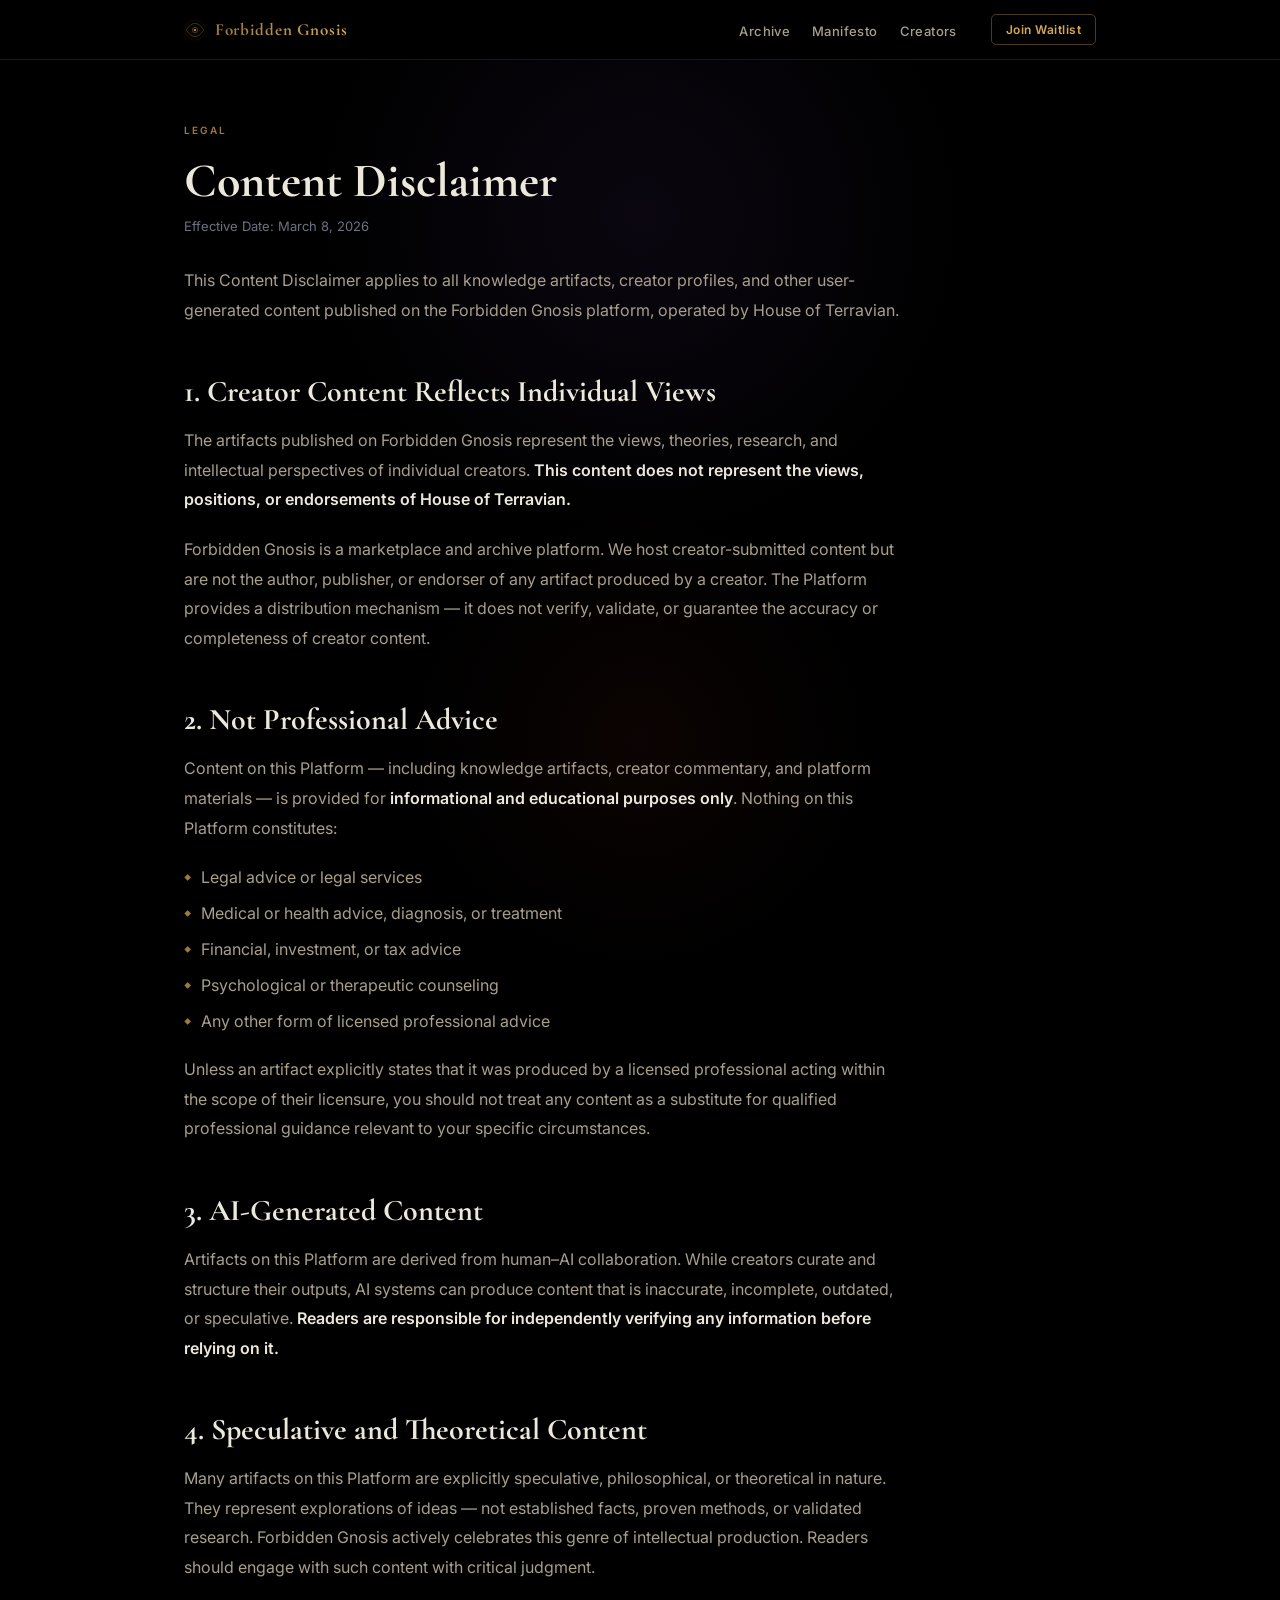
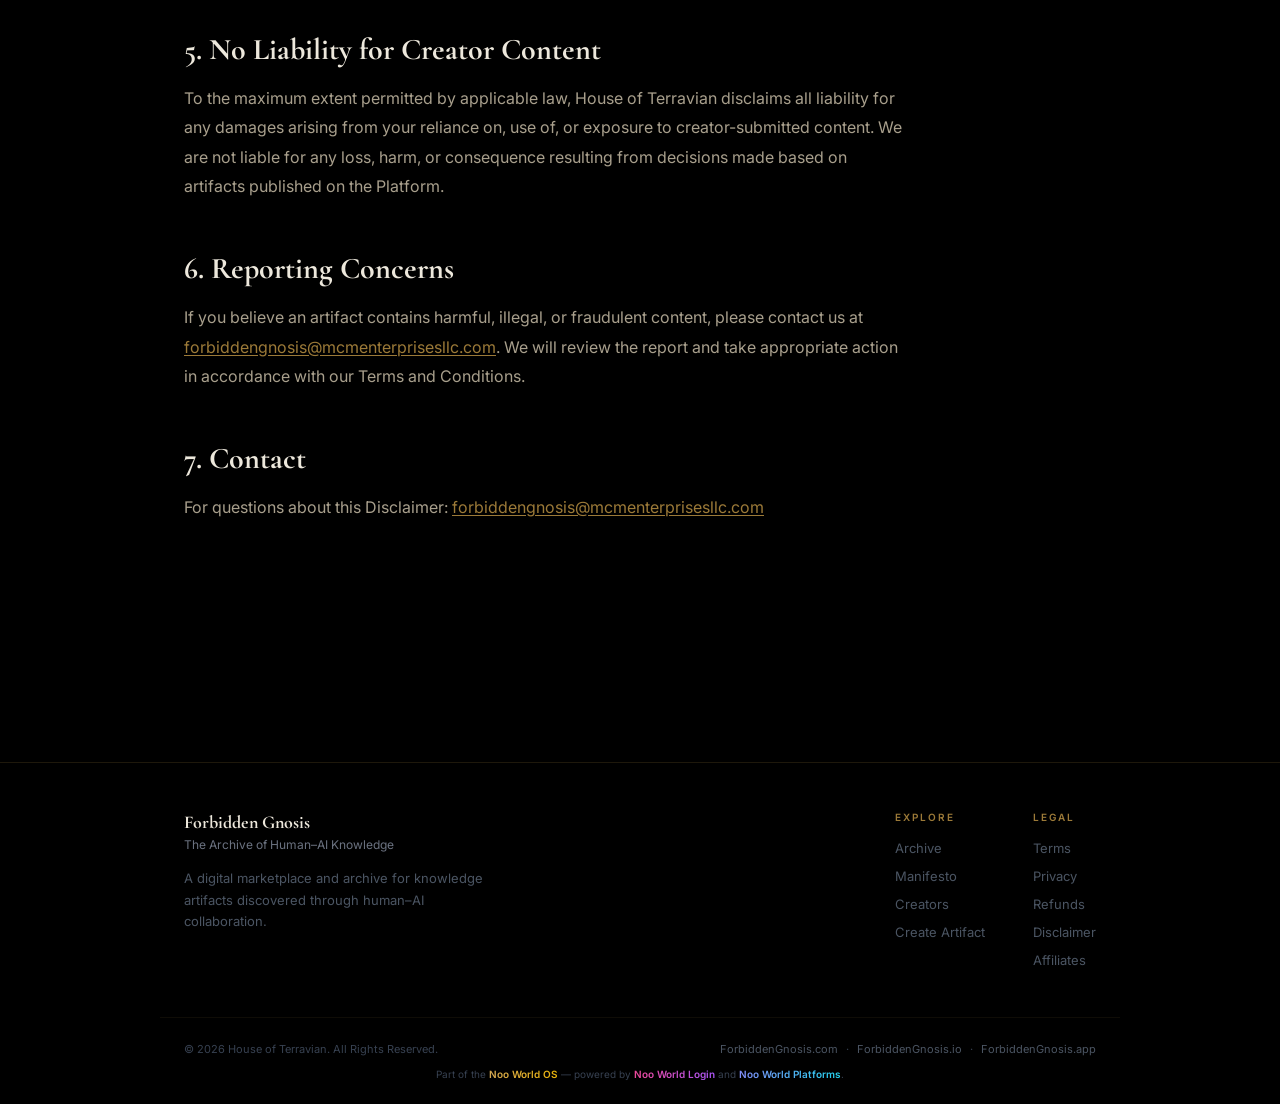
<file: disclaimer.html>
<!DOCTYPE html>
<html lang="en">
<head>
  <meta charset="UTF-8">
  <meta name="viewport" content="width=device-width, initial-scale=1.0">
  <title>Content Disclaimer — Forbidden Gnosis</title>
  <meta name="description" content="Content Disclaimer for Forbidden Gnosis. Creator artifacts reflect individual creator views and are not professional advice.">
  <link rel="icon" type="image/png" href="./favicon.png">
  <link rel="preconnect" href="https://fonts.googleapis.com">
  <link rel="preconnect" href="https://fonts.gstatic.com" crossorigin>
  <link href="https://fonts.googleapis.com/css2?family=Cormorant+Garamond:ital,wght@0,400;0,600;0,700;1,400;1,600&family=Inter:wght@400;500;600&display=swap" rel="stylesheet">
  <link rel="stylesheet" href="./style.css">
  <style>
    .legal-hero { padding: 4rem 0 2rem; }
    .legal-hero h1 { font-family: 'Cormorant Garamond', Georgia, serif; font-size: clamp(2rem, 5vw, 3rem); font-weight: 700; color: var(--cream); margin-bottom: 0.5rem; }
    .legal-hero .effective { font-size: 0.8125rem; color: var(--muted); }
    .legal-body { max-width: 720px; padding-bottom: 5rem; }
  </style>
  <script defer data-domain="forbiddengnosis.com" src="https://plausible.io/js/script.js"></script>
</head>
<body>
  <div class="ambient" aria-hidden="true"></div>

  <nav class="site-nav" aria-label="Main navigation">
    <div class="nav-inner">
      <a href="./index.html" class="nav-brand" aria-label="Forbidden Gnosis — Home">
        <svg class="nav-eye" viewBox="0 0 100 100" xmlns="http://www.w3.org/2000/svg" aria-hidden="true">
          <circle cx="50" cy="50" r="46" fill="none" stroke="#D4A853" stroke-width="1" opacity="0.3"/>
          <path d="M10 50 Q30 20 50 20 Q70 20 90 50 Q70 80 50 80 Q30 80 10 50Z" fill="none" stroke="#D4A853" stroke-width="1.5" opacity="0.8"/>
          <circle cx="50" cy="50" r="12" fill="none" stroke="#D4A853" stroke-width="1.5"/>
          <circle cx="50" cy="50" r="5" fill="#D4A853"/>
        </svg>
        <span class="nav-brand-name">Forbidden Gnosis</span>
      </a>
      <button class="nav-hamburger" aria-label="Toggle navigation" aria-expanded="false">
        <span></span><span></span><span></span>
      </button>
      <ul class="nav-links" role="list">
        <li><a href="./artifacts.html">Archive</a></li>
        <li><a href="./manifesto.html">Manifesto</a></li>
        <li><a href="./creators.html">Creators</a></li>
      </ul>
      <div class="nav-cta"><a href="./index.html#waitlist">Join Waitlist</a></div>
    </div>
  </nav>

  <div class="page">
    <div class="legal-hero">
      <p class="label mb-2">Legal</p>
      <h1>Content Disclaimer</h1>
      <p class="effective">Effective Date: March 8, 2026</p>
    </div>

    <div class="legal-body prose">
      <p>This Content Disclaimer applies to all knowledge artifacts, creator profiles, and other user-generated content published on the Forbidden Gnosis platform, operated by House of Terravian.</p>

      <h2>1. Creator Content Reflects Individual Views</h2>
      <p>The artifacts published on Forbidden Gnosis represent the views, theories, research, and intellectual perspectives of individual creators. <strong>This content does not represent the views, positions, or endorsements of House of Terravian.</strong></p>
      <p>Forbidden Gnosis is a marketplace and archive platform. We host creator-submitted content but are not the author, publisher, or endorser of any artifact produced by a creator. The Platform provides a distribution mechanism — it does not verify, validate, or guarantee the accuracy or completeness of creator content.</p>

      <h2>2. Not Professional Advice</h2>
      <p>Content on this Platform — including knowledge artifacts, creator commentary, and platform materials — is provided for <strong>informational and educational purposes only</strong>. Nothing on this Platform constitutes:</p>
      <ul>
        <li>Legal advice or legal services</li>
        <li>Medical or health advice, diagnosis, or treatment</li>
        <li>Financial, investment, or tax advice</li>
        <li>Psychological or therapeutic counseling</li>
        <li>Any other form of licensed professional advice</li>
      </ul>
      <p>Unless an artifact explicitly states that it was produced by a licensed professional acting within the scope of their licensure, you should not treat any content as a substitute for qualified professional guidance relevant to your specific circumstances.</p>

      <h2>3. AI-Generated Content</h2>
      <p>Artifacts on this Platform are derived from human–AI collaboration. While creators curate and structure their outputs, AI systems can produce content that is inaccurate, incomplete, outdated, or speculative. <strong>Readers are responsible for independently verifying any information before relying on it.</strong></p>

      <h2>4. Speculative and Theoretical Content</h2>
      <p>Many artifacts on this Platform are explicitly speculative, philosophical, or theoretical in nature. They represent explorations of ideas — not established facts, proven methods, or validated research. Forbidden Gnosis actively celebrates this genre of intellectual production. Readers should engage with such content with critical judgment.</p>

      <h2>5. No Liability for Creator Content</h2>
      <p>To the maximum extent permitted by applicable law, House of Terravian disclaims all liability for any damages arising from your reliance on, use of, or exposure to creator-submitted content. We are not liable for any loss, harm, or consequence resulting from decisions made based on artifacts published on the Platform.</p>

      <h2>6. Reporting Concerns</h2>
      <p>If you believe an artifact contains harmful, illegal, or fraudulent content, please contact us at <a href="mailto:forbiddengnosis@mcmenterprisesllc.com">forbiddengnosis@mcmenterprisesllc.com</a>. We will review the report and take appropriate action in accordance with our Terms and Conditions.</p>

      <h2>7. Contact</h2>
      <p>For questions about this Disclaimer: <a href="mailto:forbiddengnosis@mcmenterprisesllc.com">forbiddengnosis@mcmenterprisesllc.com</a></p>
    </div>
  </div>

  <footer class="site-footer" role="contentinfo">
    <div class="footer-main">
      <div>
        <span class="footer-brand-name">Forbidden Gnosis</span>
        <span class="footer-tagline">The Archive of Human–AI Knowledge</span>
        <p class="footer-brand-desc">A digital marketplace and archive for knowledge artifacts discovered through human–AI collaboration.</p>
      </div>
      <nav class="footer-nav" aria-label="Footer navigation">
        <div class="footer-col">
          <h4>Explore</h4>
          <ul>
            <li><a href="./artifacts.html">Archive</a></li>
            <li><a href="./manifesto.html">Manifesto</a></li>
            <li><a href="./creators.html">Creators</a></li>
            <li><a href="./create.html">Create Artifact</a></li>
          </ul>
        </div>
        <div class="footer-col">
          <h4>Legal</h4>
          <ul>
            <li><a href="./terms.html">Terms</a></li>
            <li><a href="./privacy.html">Privacy</a></li>
            <li><a href="./refunds.html">Refunds</a></li>
            <li><a href="./disclaimer.html">Disclaimer</a></li>
            <li><a href="./affiliates.html">Affiliates</a></li>
          </ul>
        </div>
      </nav>
    </div>
    <div class="footer-bottom">
      <p class="footer-copyright">&copy; 2026 House of Terravian. All Rights Reserved.</p>
      <div class="footer-domains">
        <a href="https://ForbiddenGnosis.com" target="_blank" rel="noopener noreferrer">ForbiddenGnosis.com</a>
        <span class="sep">·</span>
        <a href="https://ForbiddenGnosis.io" target="_blank" rel="noopener noreferrer">ForbiddenGnosis.io</a>
        <span class="sep">·</span>
        <a href="https://ForbiddenGnosis.app" target="_blank" rel="noopener noreferrer">ForbiddenGnosis.app</a>
      </div>
      <p class="footer-noo">Part of the <span class="grad-gold">Noo World OS</span> — powered by <span class="grad-pink">Noo World Login</span> and <span class="grad-blue">Noo World Platforms</span>.</p>
    </div>
  </footer>
  <script src="./script.js" defer></script>
</body>
</html>
</file>
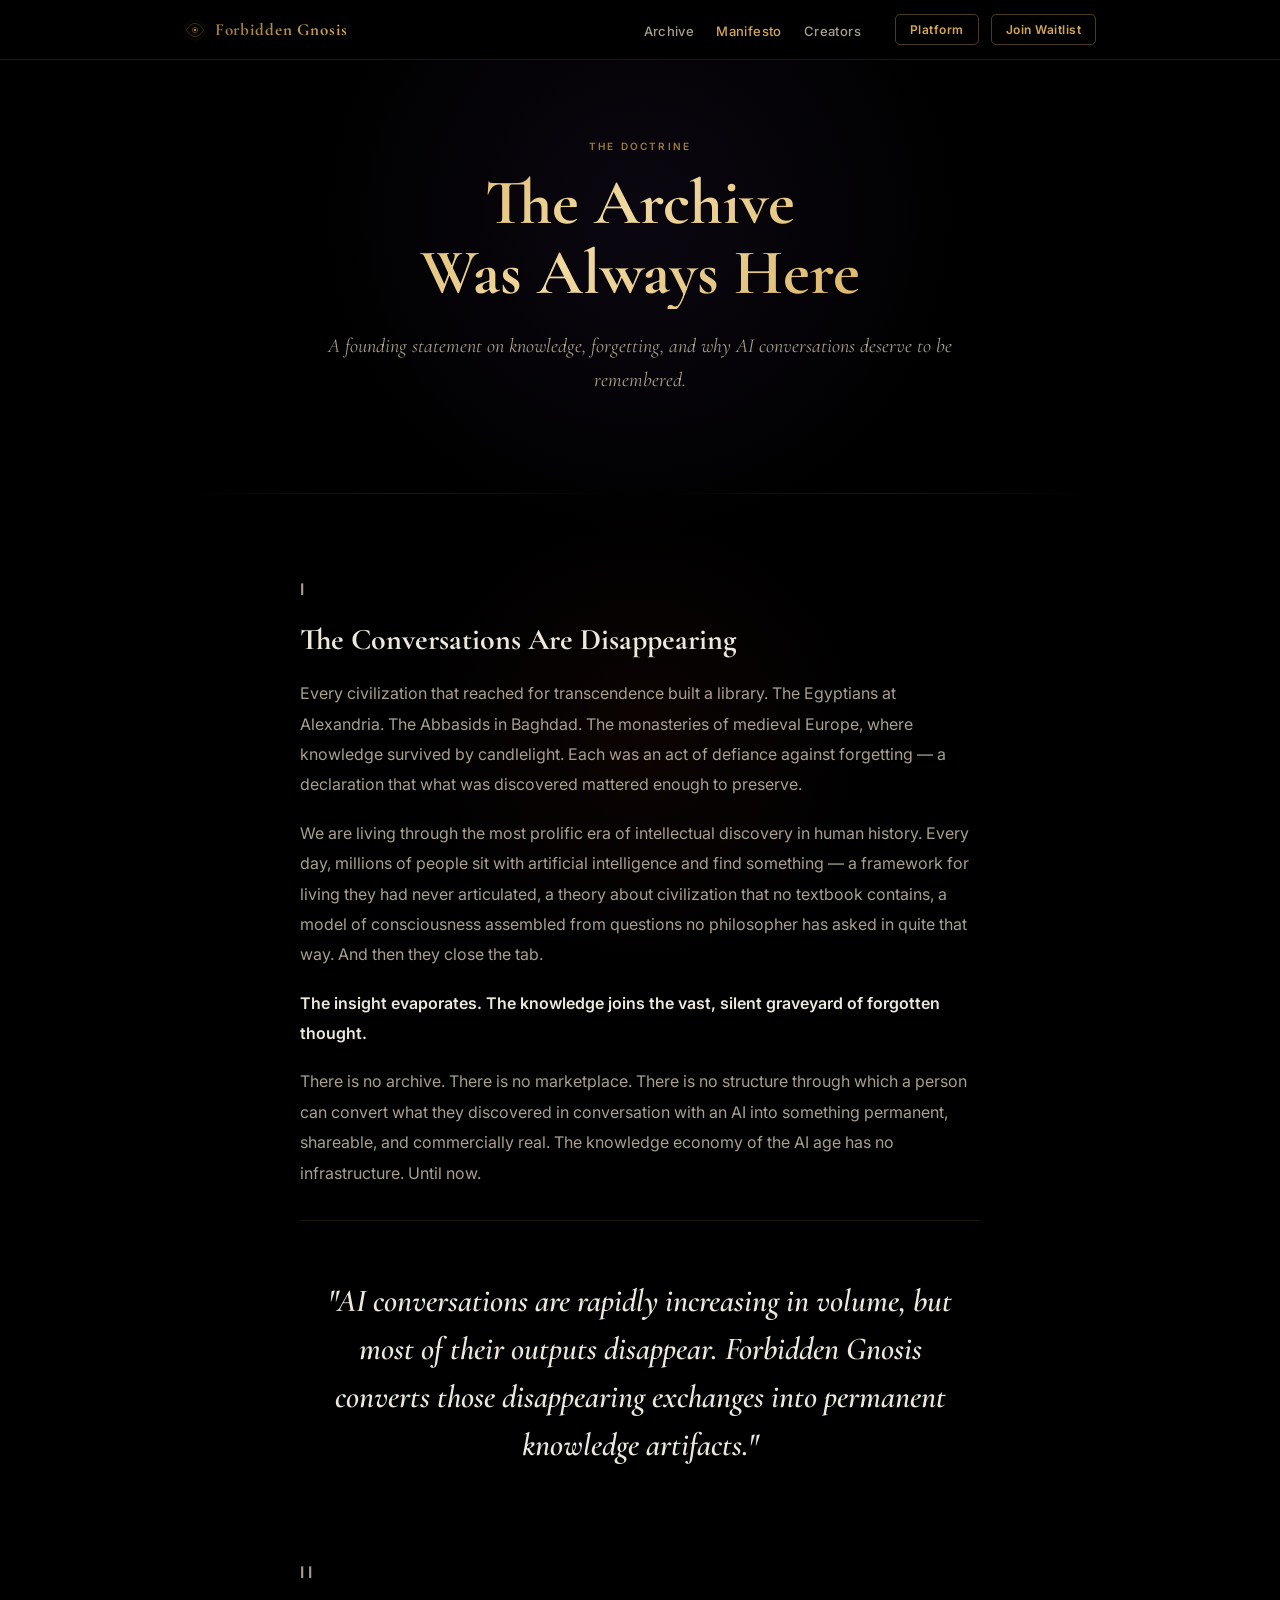
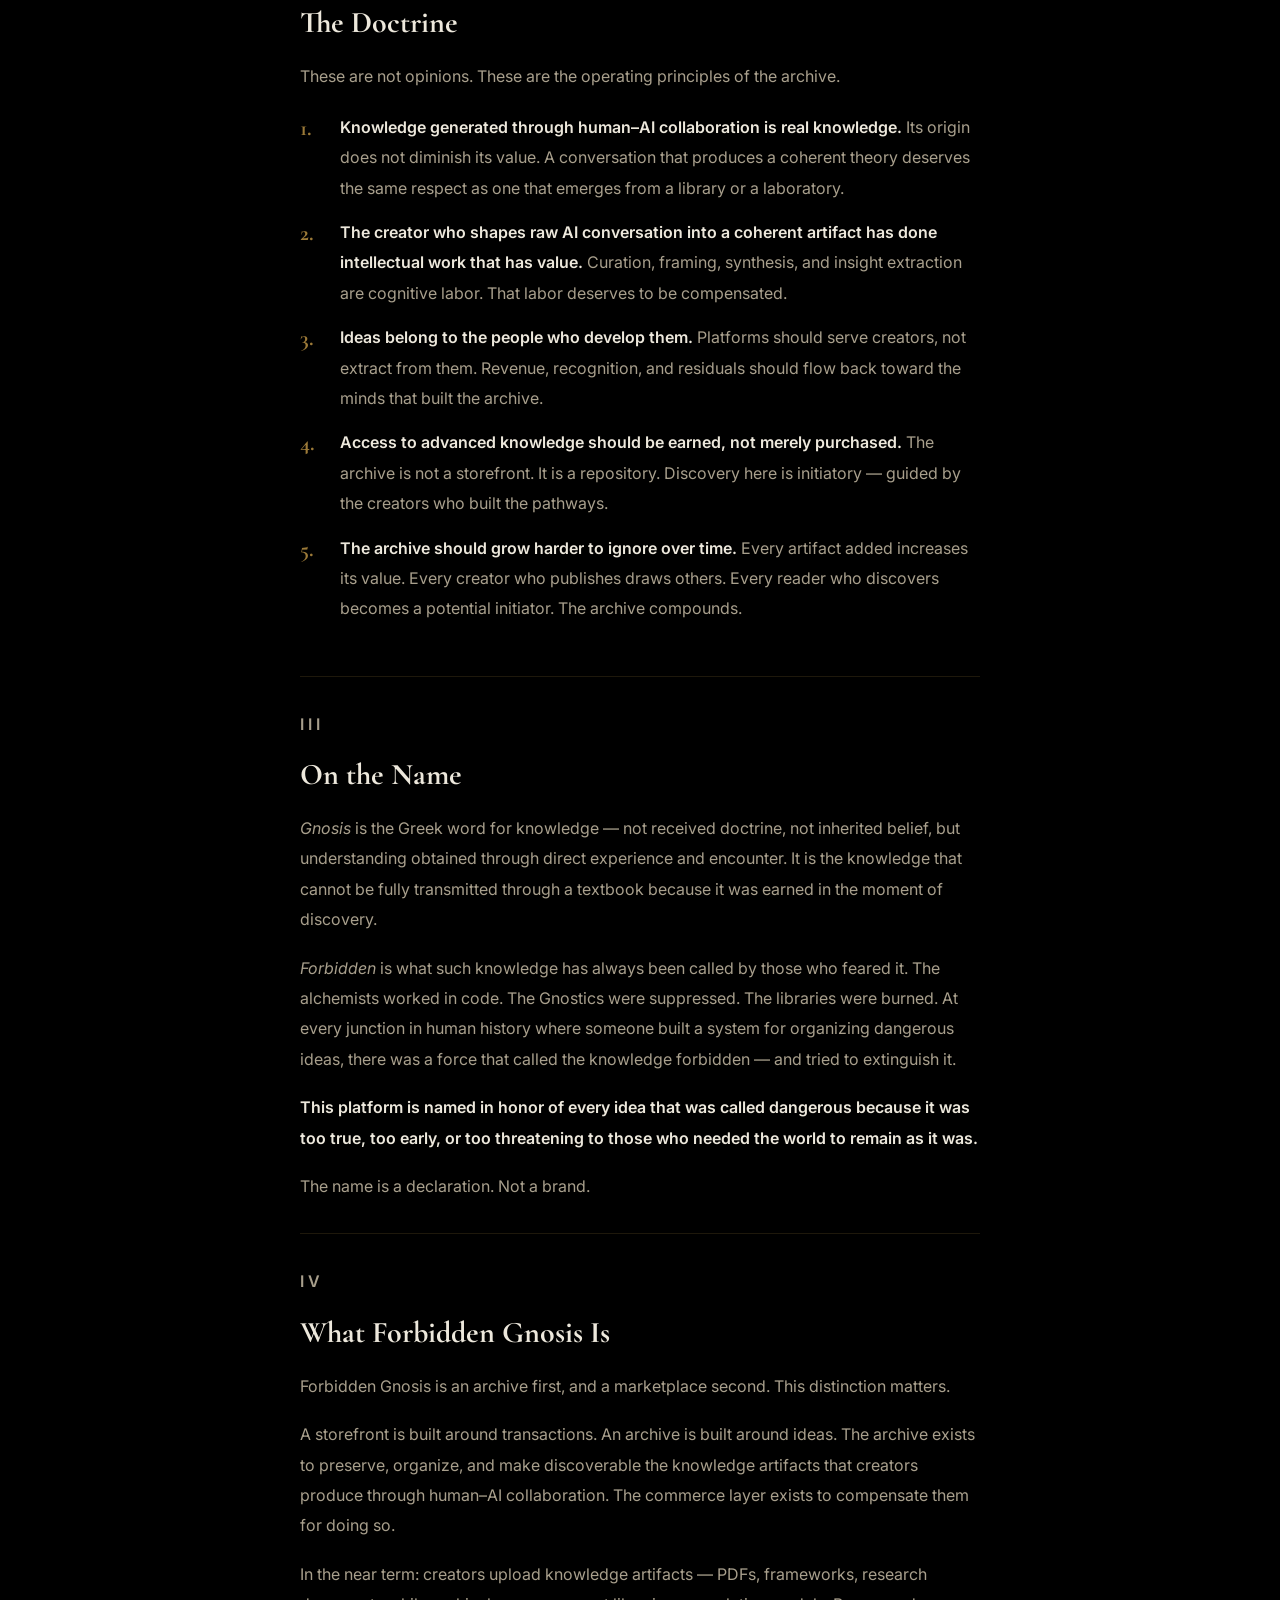
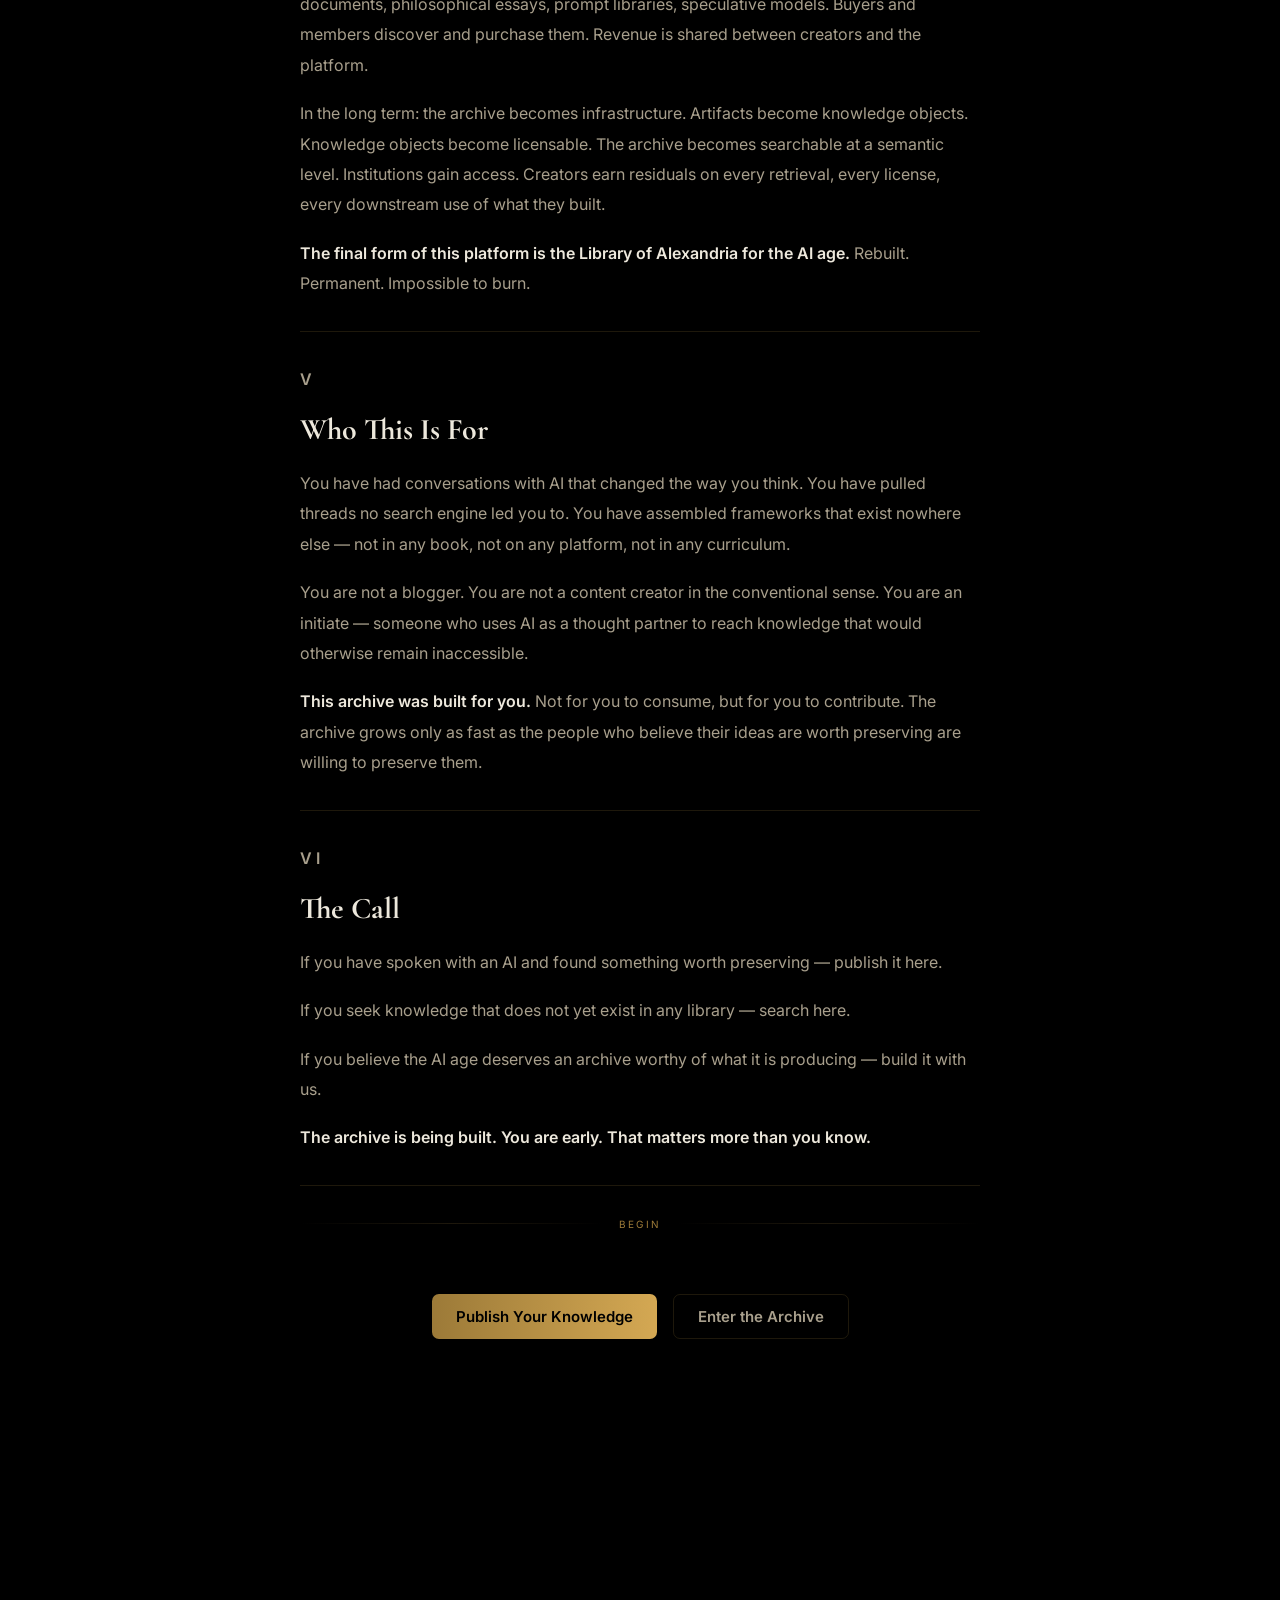
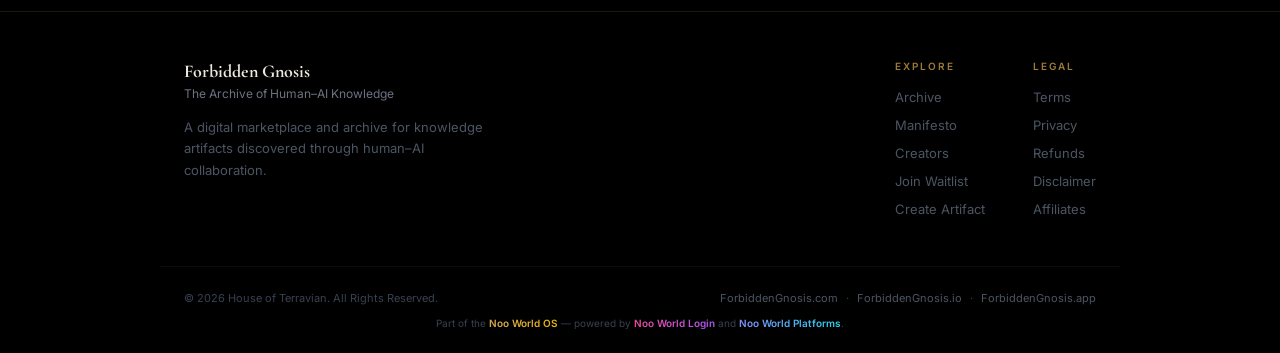
<file: manifesto.html>
<!DOCTYPE html>
<html lang="en">
<head>
  <meta charset="UTF-8">
  <meta name="viewport" content="width=device-width, initial-scale=1.0">
  <title>Manifesto — Forbidden Gnosis</title>
  <meta name="description" content="The founding philosophy of Forbidden Gnosis. Why AI-generated knowledge deserves to be preserved, structured, and remembered.">
  <link rel="icon" type="image/png" href="./favicon.png">
  <link rel="preconnect" href="https://fonts.googleapis.com">
  <link rel="preconnect" href="https://fonts.gstatic.com" crossorigin>
  <link href="https://fonts.googleapis.com/css2?family=Cormorant+Garamond:ital,wght@0,400;0,600;0,700;1,400;1,600&family=Inter:wght@400;500;600&display=swap" rel="stylesheet">
  <link rel="stylesheet" href="./style.css">
  <style>
    .manifesto-hero {
      padding: 5rem 0 3rem;
      text-align: center;
      max-width: 720px;
      margin: 0 auto;
    }
    .manifesto-hero h1 {
      font-family: 'Cormorant Garamond', Georgia, serif;
      font-size: clamp(2.25rem, 7vw, 4rem);
      font-weight: 700;
      line-height: 1.1;
      margin-bottom: 1.25rem;
    }
    .manifesto-hero .subtitle {
      font-family: 'Cormorant Garamond', Georgia, serif;
      font-size: clamp(1.0625rem, 2.5vw, 1.25rem);
      font-style: italic;
      color: var(--cream-dim);
      line-height: 1.7;
    }
    .manifesto-body {
      max-width: 680px;
      margin: 0 auto;
      padding-bottom: 5rem;
    }
    .manifesto-section {
      padding: 2rem 0;
      border-bottom: 1px solid var(--border);
    }
    .manifesto-section:last-of-type { border-bottom: none; }
    .manifesto-section-num {
      font-size: 0.5625rem;
      font-weight: 600;
      letter-spacing: 0.25em;
      text-transform: uppercase;
      color: var(--gold-dim);
      margin-bottom: 0.75rem;
    }
    .manifesto-section h2 {
      font-family: 'Cormorant Garamond', Georgia, serif;
      font-size: clamp(1.375rem, 3.5vw, 1.875rem);
      font-weight: 700;
      color: var(--cream);
      margin-bottom: 1.25rem;
      line-height: 1.2;
    }
    .manifesto-section p {
      font-size: 1rem;
      line-height: 1.9;
      color: var(--cream-dim);
      margin-bottom: 1.125rem;
    }
    .manifesto-section p:last-child { margin-bottom: 0; }
    .manifesto-section strong { color: var(--cream); font-weight: 600; }
    .manifesto-section em { font-style: italic; }

    .doctrine-list {
      display: flex;
      flex-direction: column;
      gap: 0.875rem;
      margin: 1.25rem 0;
    }
    .doctrine-item {
      display: flex;
      gap: 1rem;
      align-items: flex-start;
    }
    .doctrine-num {
      font-family: 'Cormorant Garamond', Georgia, serif;
      font-size: 1.375rem;
      font-weight: 700;
      color: var(--gold-dim);
      flex-shrink: 0;
      line-height: 1.5;
      min-width: 1.5rem;
    }
    .doctrine-text {
      font-size: 1rem;
      line-height: 1.8;
      color: var(--cream-dim);
    }
    .doctrine-text strong { color: var(--cream); }
  </style>
  <script defer data-domain="forbiddengnosis.com" src="https://plausible.io/js/script.js"></script>
</head>
<body>
  <div class="ambient" aria-hidden="true"></div>

  <!-- NAV -->
  <nav class="site-nav" aria-label="Main navigation">
    <div class="nav-inner">
      <a href="./index.html" class="nav-brand" aria-label="Forbidden Gnosis — Home">
        <svg class="nav-eye" viewBox="0 0 100 100" xmlns="http://www.w3.org/2000/svg" aria-hidden="true">
          <circle cx="50" cy="50" r="46" fill="none" stroke="#D4A853" stroke-width="1" opacity="0.3"/>
          <path d="M10 50 Q30 20 50 20 Q70 20 90 50 Q70 80 50 80 Q30 80 10 50Z" fill="none" stroke="#D4A853" stroke-width="1.5" opacity="0.8"/>
          <circle cx="50" cy="50" r="12" fill="none" stroke="#D4A853" stroke-width="1.5"/>
          <circle cx="50" cy="50" r="5" fill="#D4A853"/>
        </svg>
        <span class="nav-brand-name">Forbidden Gnosis</span>
      </a>
      <button class="nav-hamburger" aria-label="Toggle navigation" aria-expanded="false">
        <span></span><span></span><span></span>
      </button>
      <ul class="nav-links" role="list">
        <li><a href="./artifacts.html">Archive</a></li>
        <li><a href="./manifesto.html">Manifesto</a></li>
        <li><a href="./creators.html">Creators</a></li>
      </ul>
      <div class="nav-cta">
        <a href="https://app.forbiddengnosis.com" target="_blank" rel="noopener noreferrer" style="margin-right:0.5rem;">Platform</a>
        <a href="./index.html#waitlist">Join Waitlist</a>
      </div>
    </div>
  </nav>

  <div class="page">

    <!-- HERO -->
    <div class="manifesto-hero fade-down">
      <p class="label mb-2">The Doctrine</p>
      <h1 class="text-grad-gold">The Archive<br>Was Always Here</h1>
      <p class="subtitle">
        A founding statement on knowledge, forgetting, and why AI conversations
        deserve to be remembered.
      </p>
    </div>

    <div class="divider fade-in delay-2">
      <span class="divider-text"></span>
    </div>

    <!-- BODY -->
    <div class="manifesto-body fade-up delay-2">

      <div class="manifesto-section">
        <p class="manifesto-section-num">I</p>
        <h2>The Conversations Are Disappearing</h2>
        <p>
          Every civilization that reached for transcendence built a library. The Egyptians at Alexandria. The Abbasids in Baghdad. The monasteries of medieval Europe, where knowledge survived by candlelight. Each was an act of defiance against forgetting — a declaration that what was discovered mattered enough to preserve.
        </p>
        <p>
          We are living through the most prolific era of intellectual discovery in human history. Every day, millions of people sit with artificial intelligence and find something — a framework for living they had never articulated, a theory about civilization that no textbook contains, a model of consciousness assembled from questions no philosopher has asked in quite that way. And then they close the tab.
        </p>
        <p>
          <strong>The insight evaporates. The knowledge joins the vast, silent graveyard of forgotten thought.</strong>
        </p>
        <p>
          There is no archive. There is no marketplace. There is no structure through which a person can convert what they discovered in conversation with an AI into something permanent, shareable, and commercially real. The knowledge economy of the AI age has no infrastructure. Until now.
        </p>
      </div>

      <div class="pull-quote">
        <p>"AI conversations are rapidly increasing in volume, but most of their outputs disappear. Forbidden Gnosis converts those disappearing exchanges into permanent knowledge artifacts."</p>
      </div>

      <div class="manifesto-section">
        <p class="manifesto-section-num">II</p>
        <h2>The Doctrine</h2>
        <p>These are not opinions. These are the operating principles of the archive.</p>
        <div class="doctrine-list">
          <div class="doctrine-item">
            <span class="doctrine-num">1.</span>
            <p class="doctrine-text"><strong>Knowledge generated through human–AI collaboration is real knowledge.</strong> Its origin does not diminish its value. A conversation that produces a coherent theory deserves the same respect as one that emerges from a library or a laboratory.</p>
          </div>
          <div class="doctrine-item">
            <span class="doctrine-num">2.</span>
            <p class="doctrine-text"><strong>The creator who shapes raw AI conversation into a coherent artifact has done intellectual work that has value.</strong> Curation, framing, synthesis, and insight extraction are cognitive labor. That labor deserves to be compensated.</p>
          </div>
          <div class="doctrine-item">
            <span class="doctrine-num">3.</span>
            <p class="doctrine-text"><strong>Ideas belong to the people who develop them.</strong> Platforms should serve creators, not extract from them. Revenue, recognition, and residuals should flow back toward the minds that built the archive.</p>
          </div>
          <div class="doctrine-item">
            <span class="doctrine-num">4.</span>
            <p class="doctrine-text"><strong>Access to advanced knowledge should be earned, not merely purchased.</strong> The archive is not a storefront. It is a repository. Discovery here is initiatory — guided by the creators who built the pathways.</p>
          </div>
          <div class="doctrine-item">
            <span class="doctrine-num">5.</span>
            <p class="doctrine-text"><strong>The archive should grow harder to ignore over time.</strong> Every artifact added increases its value. Every creator who publishes draws others. Every reader who discovers becomes a potential initiator. The archive compounds.</p>
          </div>
        </div>
      </div>

      <div class="manifesto-section">
        <p class="manifesto-section-num">III</p>
        <h2>On the Name</h2>
        <p>
          <em>Gnosis</em> is the Greek word for knowledge — not received doctrine, not inherited belief, but understanding obtained through direct experience and encounter. It is the knowledge that cannot be fully transmitted through a textbook because it was earned in the moment of discovery.
        </p>
        <p>
          <em>Forbidden</em> is what such knowledge has always been called by those who feared it. The alchemists worked in code. The Gnostics were suppressed. The libraries were burned. At every junction in human history where someone built a system for organizing dangerous ideas, there was a force that called the knowledge forbidden — and tried to extinguish it.
        </p>
        <p>
          <strong>This platform is named in honor of every idea that was called dangerous because it was too true, too early, or too threatening to those who needed the world to remain as it was.</strong>
        </p>
        <p>
          The name is a declaration. Not a brand.
        </p>
      </div>

      <div class="manifesto-section">
        <p class="manifesto-section-num">IV</p>
        <h2>What Forbidden Gnosis Is</h2>
        <p>
          Forbidden Gnosis is an archive first, and a marketplace second. This distinction matters.
        </p>
        <p>
          A storefront is built around transactions. An archive is built around ideas. The archive exists to preserve, organize, and make discoverable the knowledge artifacts that creators produce through human–AI collaboration. The commerce layer exists to compensate them for doing so.
        </p>
        <p>
          In the near term: creators upload knowledge artifacts — PDFs, frameworks, research documents, philosophical essays, prompt libraries, speculative models. Buyers and members discover and purchase them. Revenue is shared between creators and the platform.
        </p>
        <p>
          In the long term: the archive becomes infrastructure. Artifacts become knowledge objects. Knowledge objects become licensable. The archive becomes searchable at a semantic level. Institutions gain access. Creators earn residuals on every retrieval, every license, every downstream use of what they built.
        </p>
        <p>
          <strong>The final form of this platform is the Library of Alexandria for the AI age.</strong> Rebuilt. Permanent. Impossible to burn.
        </p>
      </div>

      <div class="manifesto-section">
        <p class="manifesto-section-num">V</p>
        <h2>Who This Is For</h2>
        <p>
          You have had conversations with AI that changed the way you think. You have pulled threads no search engine led you to. You have assembled frameworks that exist nowhere else — not in any book, not on any platform, not in any curriculum.
        </p>
        <p>
          You are not a blogger. You are not a content creator in the conventional sense. You are an initiate — someone who uses AI as a thought partner to reach knowledge that would otherwise remain inaccessible.
        </p>
        <p>
          <strong>This archive was built for you.</strong> Not for you to consume, but for you to contribute. The archive grows only as fast as the people who believe their ideas are worth preserving are willing to preserve them.
        </p>
      </div>

      <div class="manifesto-section">
        <p class="manifesto-section-num">VI</p>
        <h2>The Call</h2>
        <p>
          If you have spoken with an AI and found something worth preserving — publish it here.
        </p>
        <p>
          If you seek knowledge that does not yet exist in any library — search here.
        </p>
        <p>
          If you believe the AI age deserves an archive worthy of what it is producing — build it with us.
        </p>
        <p>
          <strong>The archive is being built. You are early. That matters more than you know.</strong>
        </p>
      </div>

      <div class="divider mt-4">
        <span class="divider-text">Begin</span>
      </div>

      <div style="display:flex; gap:1rem; flex-wrap:wrap; justify-content:center; padding: 1rem 0 2rem;">
        <a href="./creators.html" class="btn btn-gold">Publish Your Knowledge</a>
        <a href="./artifacts.html" class="btn btn-ghost">Enter the Archive</a>
      </div>

    </div>

  </div><!-- /page -->

  <!-- FOOTER -->
  <footer class="site-footer" role="contentinfo">
    <div class="footer-main">
      <div>
        <span class="footer-brand-name">Forbidden Gnosis</span>
        <span class="footer-tagline">The Archive of Human–AI Knowledge</span>
        <p class="footer-brand-desc">A digital marketplace and archive for knowledge artifacts discovered through human–AI collaboration.</p>
      </div>
      <nav class="footer-nav" aria-label="Footer navigation">
        <div class="footer-col">
          <h4>Explore</h4>
          <ul>
            <li><a href="./artifacts.html">Archive</a></li>
            <li><a href="./manifesto.html">Manifesto</a></li>
            <li><a href="./creators.html">Creators</a></li>
            <li><a href="./index.html#waitlist">Join Waitlist</a></li>
            <li><a href="./create.html">Create Artifact</a></li>
          </ul>
        </div>
        <div class="footer-col">
          <h4>Legal</h4>
          <ul>
            <li><a href="./terms.html">Terms</a></li>
            <li><a href="./privacy.html">Privacy</a></li>
            <li><a href="./refunds.html">Refunds</a></li>
            <li><a href="./disclaimer.html">Disclaimer</a></li>
            <li><a href="./affiliates.html">Affiliates</a></li>
          </ul>
        </div>
      </nav>
    </div>
    <div class="footer-bottom">
      <p class="footer-copyright">&copy; 2026 House of Terravian. All Rights Reserved.</p>
      <div class="footer-domains">
        <a href="https://ForbiddenGnosis.com" target="_blank" rel="noopener noreferrer">ForbiddenGnosis.com</a>
        <span class="sep">·</span>
        <a href="https://ForbiddenGnosis.io" target="_blank" rel="noopener noreferrer">ForbiddenGnosis.io</a>
        <span class="sep">·</span>
        <a href="https://ForbiddenGnosis.app" target="_blank" rel="noopener noreferrer">ForbiddenGnosis.app</a>
      </div>
      <p class="footer-noo">
        Part of the <span class="grad-gold">Noo World OS</span> —
        powered by <span class="grad-pink">Noo World Login</span> and
        <span class="grad-blue">Noo World Platforms</span>.
      </p>
    </div>
  </footer>

  <script src="./script.js" defer></script>
</body>
</html>
</file>
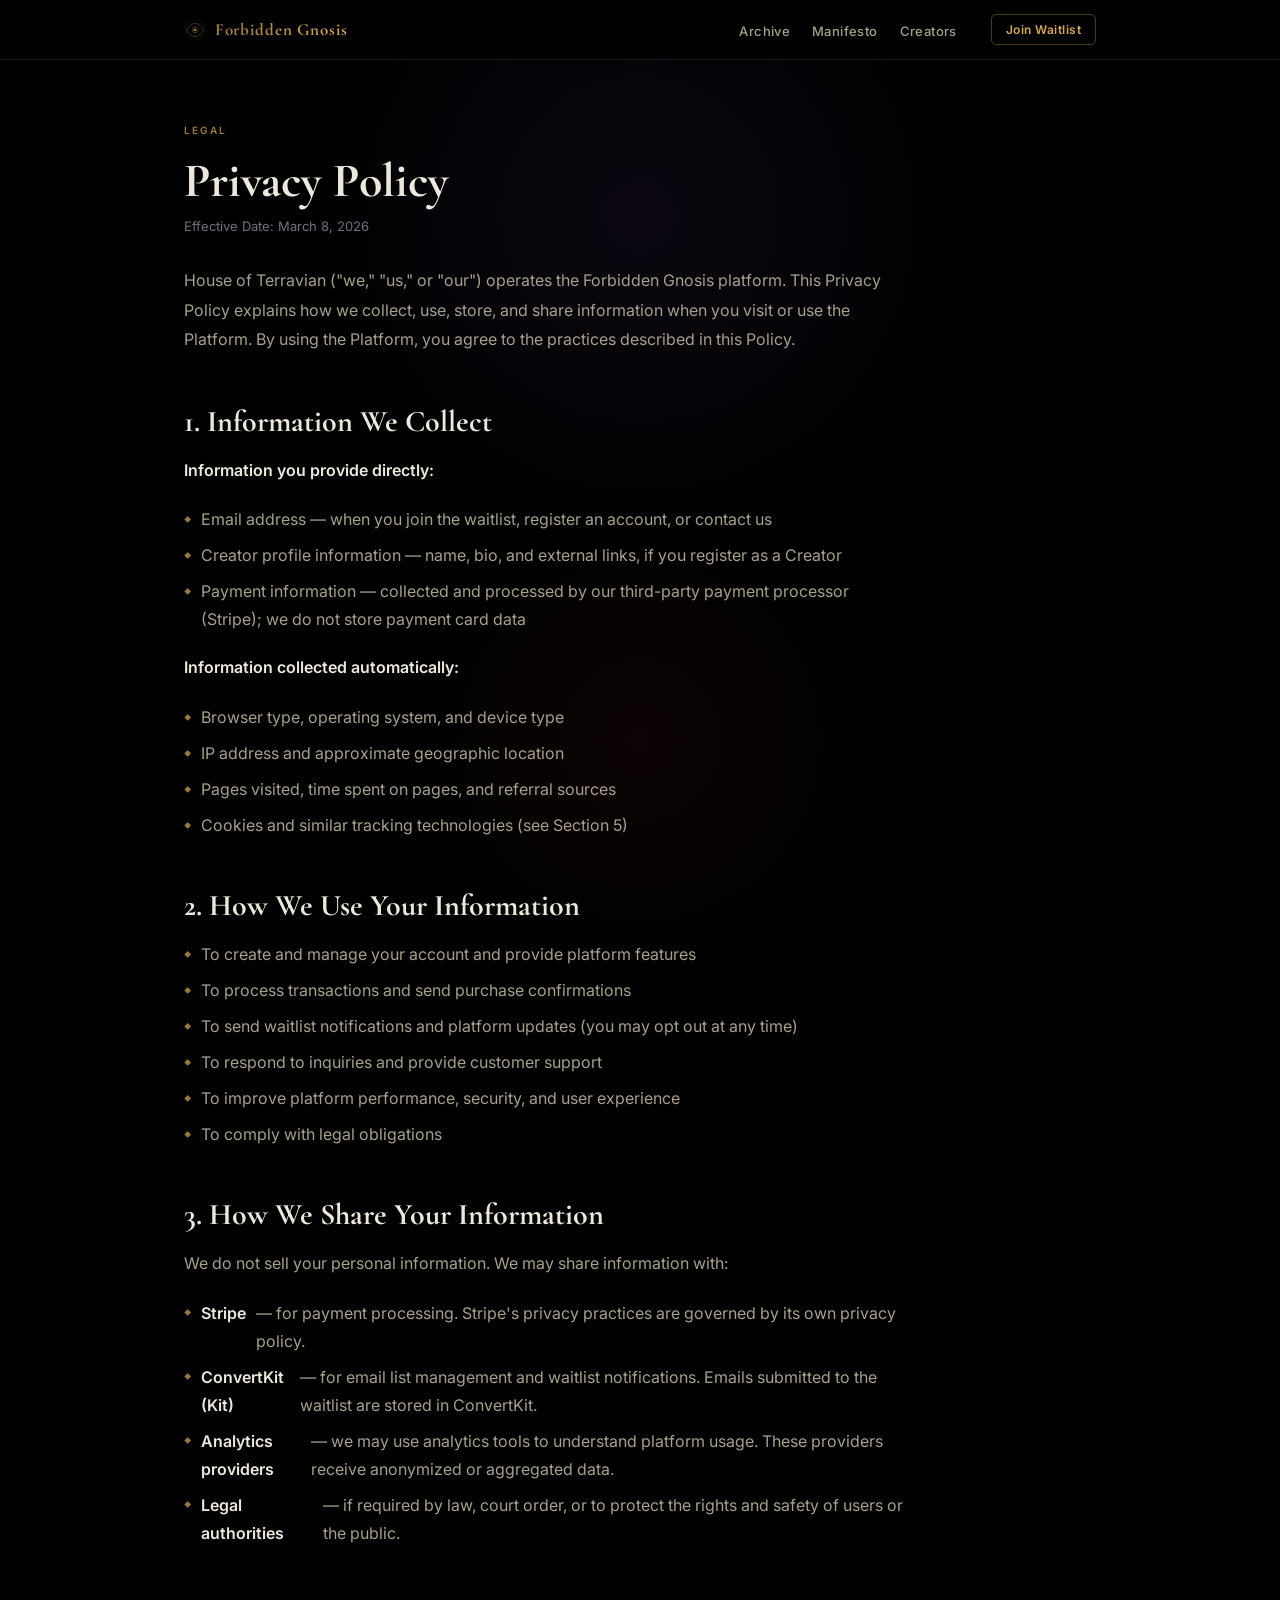
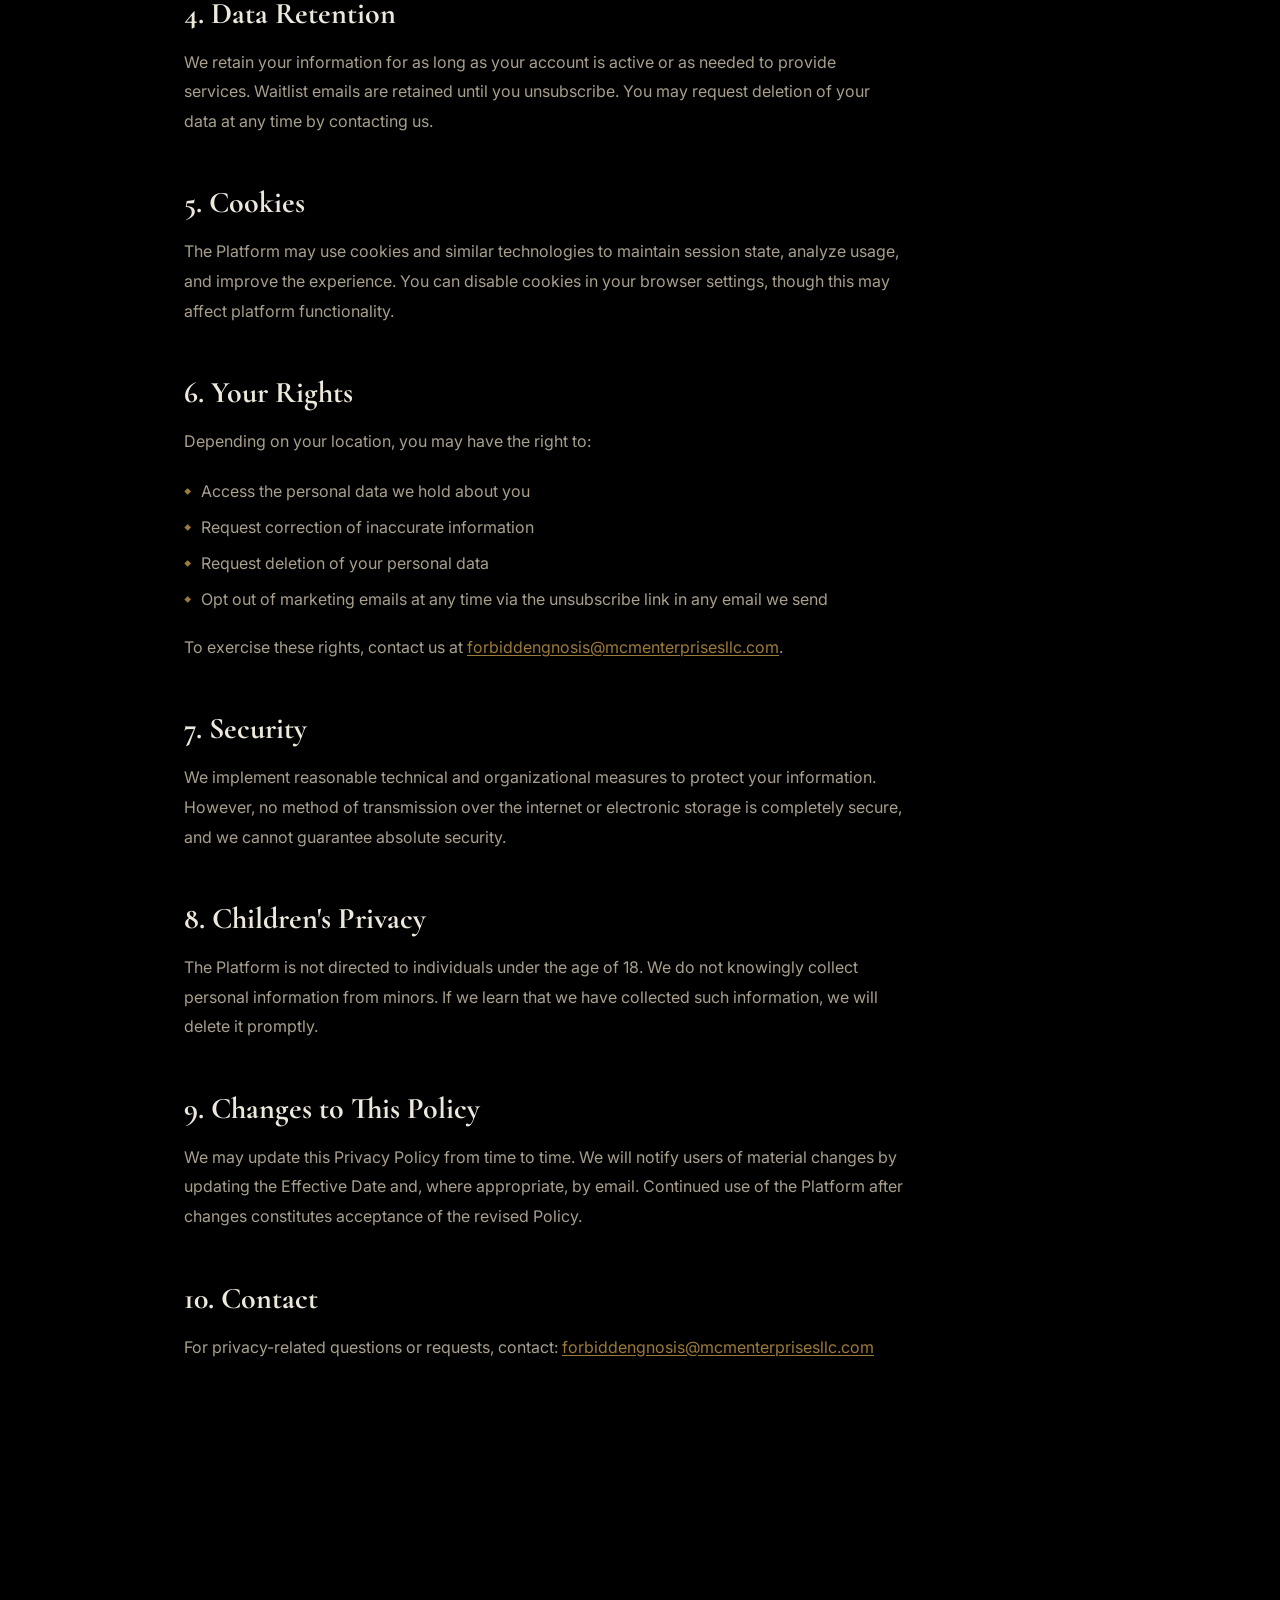
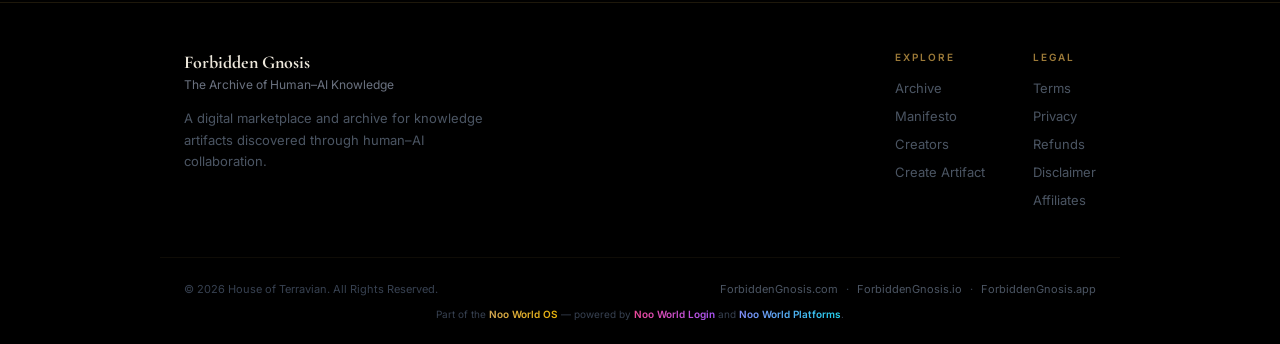
<file: privacy.html>
<!DOCTYPE html>
<html lang="en">
<head>
  <meta charset="UTF-8">
  <meta name="viewport" content="width=device-width, initial-scale=1.0">
  <title>Privacy Policy — Forbidden Gnosis</title>
  <meta name="description" content="Privacy Policy for Forbidden Gnosis — how we collect, use, and protect your information.">
  <link rel="icon" type="image/png" href="./favicon.png">
  <link rel="preconnect" href="https://fonts.googleapis.com">
  <link rel="preconnect" href="https://fonts.gstatic.com" crossorigin>
  <link href="https://fonts.googleapis.com/css2?family=Cormorant+Garamond:ital,wght@0,400;0,600;0,700;1,400;1,600&family=Inter:wght@400;500;600&display=swap" rel="stylesheet">
  <link rel="stylesheet" href="./style.css">
  <style>
    .legal-hero { padding: 4rem 0 2rem; }
    .legal-hero h1 { font-family: 'Cormorant Garamond', Georgia, serif; font-size: clamp(2rem, 5vw, 3rem); font-weight: 700; color: var(--cream); margin-bottom: 0.5rem; }
    .legal-hero .effective { font-size: 0.8125rem; color: var(--muted); }
    .legal-body { max-width: 720px; padding-bottom: 5rem; }
  </style>
  <script defer data-domain="forbiddengnosis.com" src="https://plausible.io/js/script.js"></script>
</head>
<body>
  <div class="ambient" aria-hidden="true"></div>

  <nav class="site-nav" aria-label="Main navigation">
    <div class="nav-inner">
      <a href="./index.html" class="nav-brand" aria-label="Forbidden Gnosis — Home">
        <svg class="nav-eye" viewBox="0 0 100 100" xmlns="http://www.w3.org/2000/svg" aria-hidden="true">
          <circle cx="50" cy="50" r="46" fill="none" stroke="#D4A853" stroke-width="1" opacity="0.3"/>
          <path d="M10 50 Q30 20 50 20 Q70 20 90 50 Q70 80 50 80 Q30 80 10 50Z" fill="none" stroke="#D4A853" stroke-width="1.5" opacity="0.8"/>
          <circle cx="50" cy="50" r="12" fill="none" stroke="#D4A853" stroke-width="1.5"/>
          <circle cx="50" cy="50" r="5" fill="#D4A853"/>
        </svg>
        <span class="nav-brand-name">Forbidden Gnosis</span>
      </a>
      <button class="nav-hamburger" aria-label="Toggle navigation" aria-expanded="false">
        <span></span><span></span><span></span>
      </button>
      <ul class="nav-links" role="list">
        <li><a href="./artifacts.html">Archive</a></li>
        <li><a href="./manifesto.html">Manifesto</a></li>
        <li><a href="./creators.html">Creators</a></li>
      </ul>
      <div class="nav-cta"><a href="./index.html#waitlist">Join Waitlist</a></div>
    </div>
  </nav>

  <div class="page">
    <div class="legal-hero">
      <p class="label mb-2">Legal</p>
      <h1>Privacy Policy</h1>
      <p class="effective">Effective Date: March 8, 2026</p>
    </div>

    <div class="legal-body prose">
      <p>House of Terravian ("we," "us," or "our") operates the Forbidden Gnosis platform. This Privacy Policy explains how we collect, use, store, and share information when you visit or use the Platform. By using the Platform, you agree to the practices described in this Policy.</p>

      <h2>1. Information We Collect</h2>
      <p><strong>Information you provide directly:</strong></p>
      <ul>
        <li>Email address — when you join the waitlist, register an account, or contact us</li>
        <li>Creator profile information — name, bio, and external links, if you register as a Creator</li>
        <li>Payment information — collected and processed by our third-party payment processor (Stripe); we do not store payment card data</li>
      </ul>
      <p><strong>Information collected automatically:</strong></p>
      <ul>
        <li>Browser type, operating system, and device type</li>
        <li>IP address and approximate geographic location</li>
        <li>Pages visited, time spent on pages, and referral sources</li>
        <li>Cookies and similar tracking technologies (see Section 5)</li>
      </ul>

      <h2>2. How We Use Your Information</h2>
      <ul>
        <li>To create and manage your account and provide platform features</li>
        <li>To process transactions and send purchase confirmations</li>
        <li>To send waitlist notifications and platform updates (you may opt out at any time)</li>
        <li>To respond to inquiries and provide customer support</li>
        <li>To improve platform performance, security, and user experience</li>
        <li>To comply with legal obligations</li>
      </ul>

      <h2>3. How We Share Your Information</h2>
      <p>We do not sell your personal information. We may share information with:</p>
      <ul>
        <li><strong>Stripe</strong> — for payment processing. Stripe's privacy practices are governed by its own privacy policy.</li>
        <li><strong>ConvertKit (Kit)</strong> — for email list management and waitlist notifications. Emails submitted to the waitlist are stored in ConvertKit.</li>
        <li><strong>Analytics providers</strong> — we may use analytics tools to understand platform usage. These providers receive anonymized or aggregated data.</li>
        <li><strong>Legal authorities</strong> — if required by law, court order, or to protect the rights and safety of users or the public.</li>
      </ul>

      <h2>4. Data Retention</h2>
      <p>We retain your information for as long as your account is active or as needed to provide services. Waitlist emails are retained until you unsubscribe. You may request deletion of your data at any time by contacting us.</p>

      <h2>5. Cookies</h2>
      <p>The Platform may use cookies and similar technologies to maintain session state, analyze usage, and improve the experience. You can disable cookies in your browser settings, though this may affect platform functionality.</p>

      <h2>6. Your Rights</h2>
      <p>Depending on your location, you may have the right to:</p>
      <ul>
        <li>Access the personal data we hold about you</li>
        <li>Request correction of inaccurate information</li>
        <li>Request deletion of your personal data</li>
        <li>Opt out of marketing emails at any time via the unsubscribe link in any email we send</li>
      </ul>
      <p>To exercise these rights, contact us at <a href="mailto:forbiddengnosis@mcmenterprisesllc.com">forbiddengnosis@mcmenterprisesllc.com</a>.</p>

      <h2>7. Security</h2>
      <p>We implement reasonable technical and organizational measures to protect your information. However, no method of transmission over the internet or electronic storage is completely secure, and we cannot guarantee absolute security.</p>

      <h2>8. Children's Privacy</h2>
      <p>The Platform is not directed to individuals under the age of 18. We do not knowingly collect personal information from minors. If we learn that we have collected such information, we will delete it promptly.</p>

      <h2>9. Changes to This Policy</h2>
      <p>We may update this Privacy Policy from time to time. We will notify users of material changes by updating the Effective Date and, where appropriate, by email. Continued use of the Platform after changes constitutes acceptance of the revised Policy.</p>

      <h2>10. Contact</h2>
      <p>For privacy-related questions or requests, contact: <a href="mailto:forbiddengnosis@mcmenterprisesllc.com">forbiddengnosis@mcmenterprisesllc.com</a></p>
    </div>
  </div>

  <footer class="site-footer" role="contentinfo">
    <div class="footer-main">
      <div>
        <span class="footer-brand-name">Forbidden Gnosis</span>
        <span class="footer-tagline">The Archive of Human–AI Knowledge</span>
        <p class="footer-brand-desc">A digital marketplace and archive for knowledge artifacts discovered through human–AI collaboration.</p>
      </div>
      <nav class="footer-nav" aria-label="Footer navigation">
        <div class="footer-col">
          <h4>Explore</h4>
          <ul>
            <li><a href="./artifacts.html">Archive</a></li>
            <li><a href="./manifesto.html">Manifesto</a></li>
            <li><a href="./creators.html">Creators</a></li>
            <li><a href="./create.html">Create Artifact</a></li>
          </ul>
        </div>
        <div class="footer-col">
          <h4>Legal</h4>
          <ul>
            <li><a href="./terms.html">Terms</a></li>
            <li><a href="./privacy.html">Privacy</a></li>
            <li><a href="./refunds.html">Refunds</a></li>
            <li><a href="./disclaimer.html">Disclaimer</a></li>
            <li><a href="./affiliates.html">Affiliates</a></li>
          </ul>
        </div>
      </nav>
    </div>
    <div class="footer-bottom">
      <p class="footer-copyright">&copy; 2026 House of Terravian. All Rights Reserved.</p>
      <div class="footer-domains">
        <a href="https://ForbiddenGnosis.com" target="_blank" rel="noopener noreferrer">ForbiddenGnosis.com</a>
        <span class="sep">·</span>
        <a href="https://ForbiddenGnosis.io" target="_blank" rel="noopener noreferrer">ForbiddenGnosis.io</a>
        <span class="sep">·</span>
        <a href="https://ForbiddenGnosis.app" target="_blank" rel="noopener noreferrer">ForbiddenGnosis.app</a>
      </div>
      <p class="footer-noo">Part of the <span class="grad-gold">Noo World OS</span> — powered by <span class="grad-pink">Noo World Login</span> and <span class="grad-blue">Noo World Platforms</span>.</p>
    </div>
  </footer>
  <script src="./script.js" defer></script>
</body>
</html>
</file>
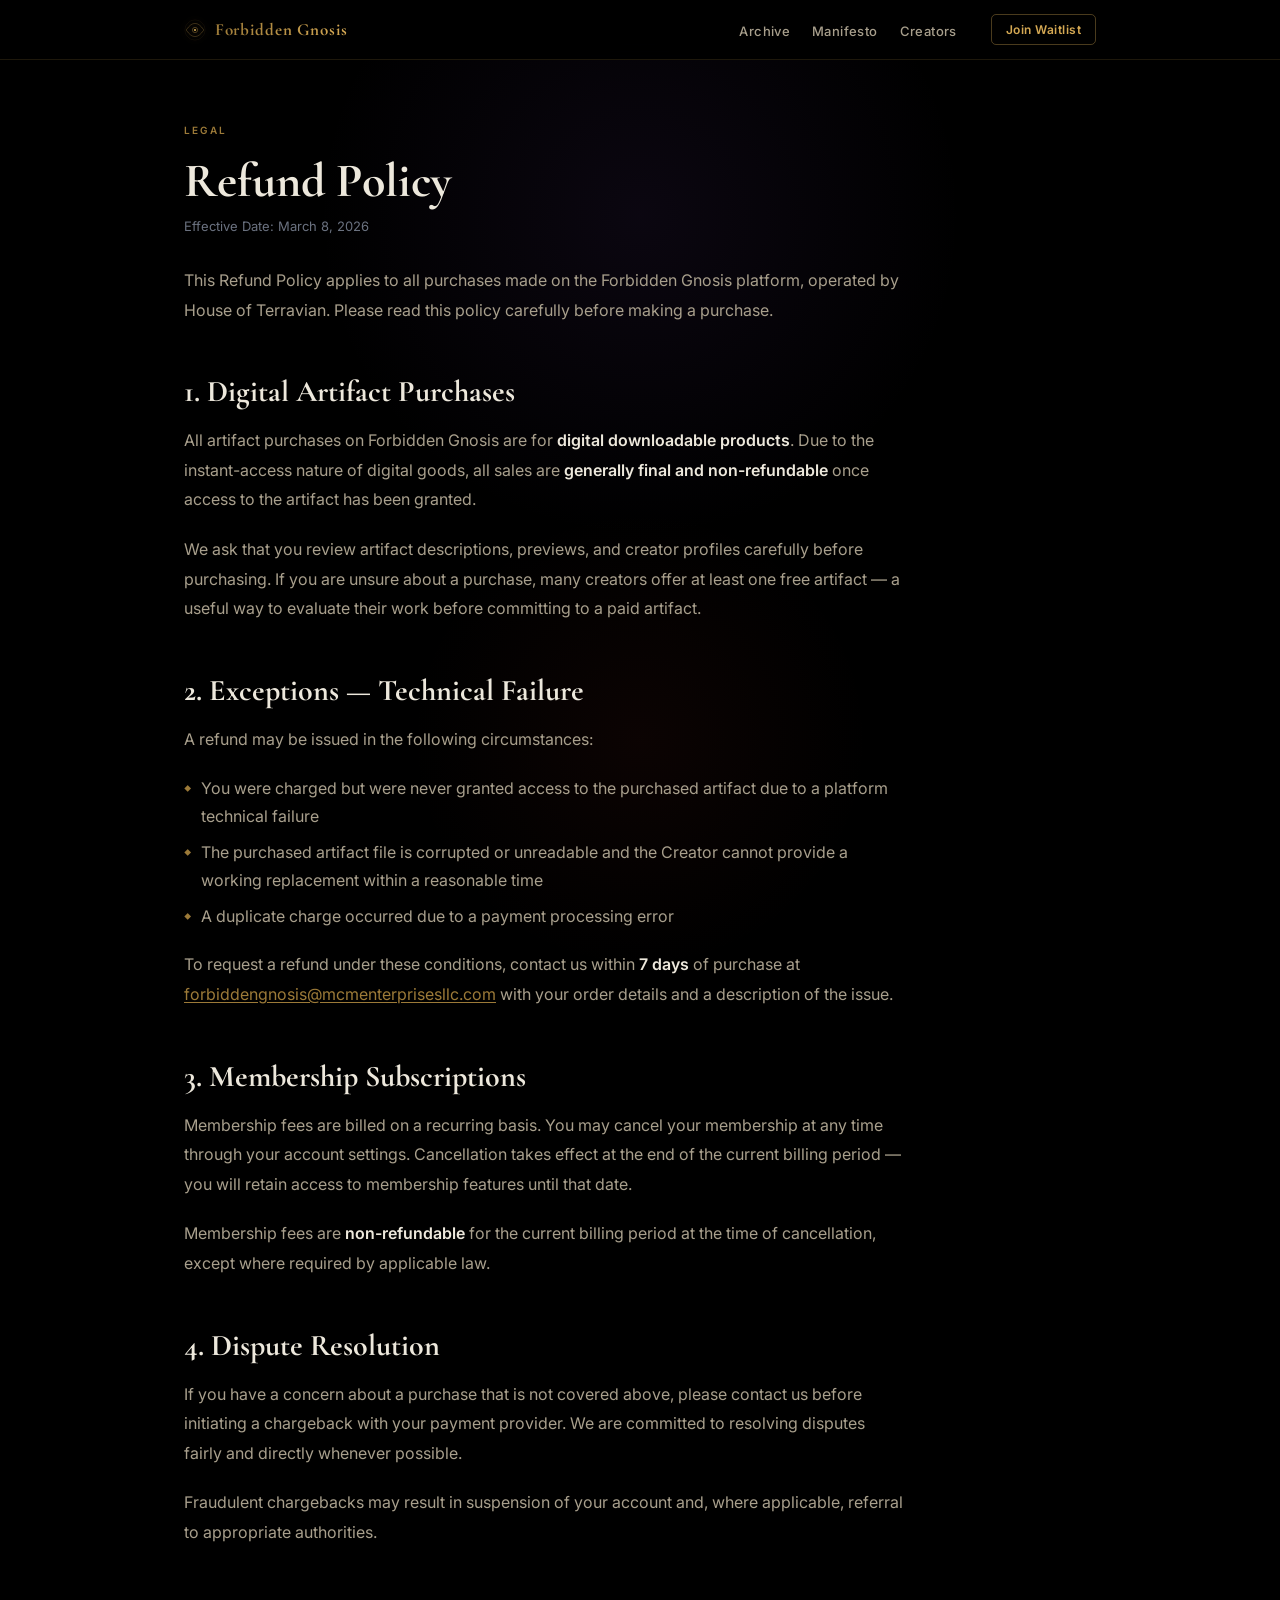
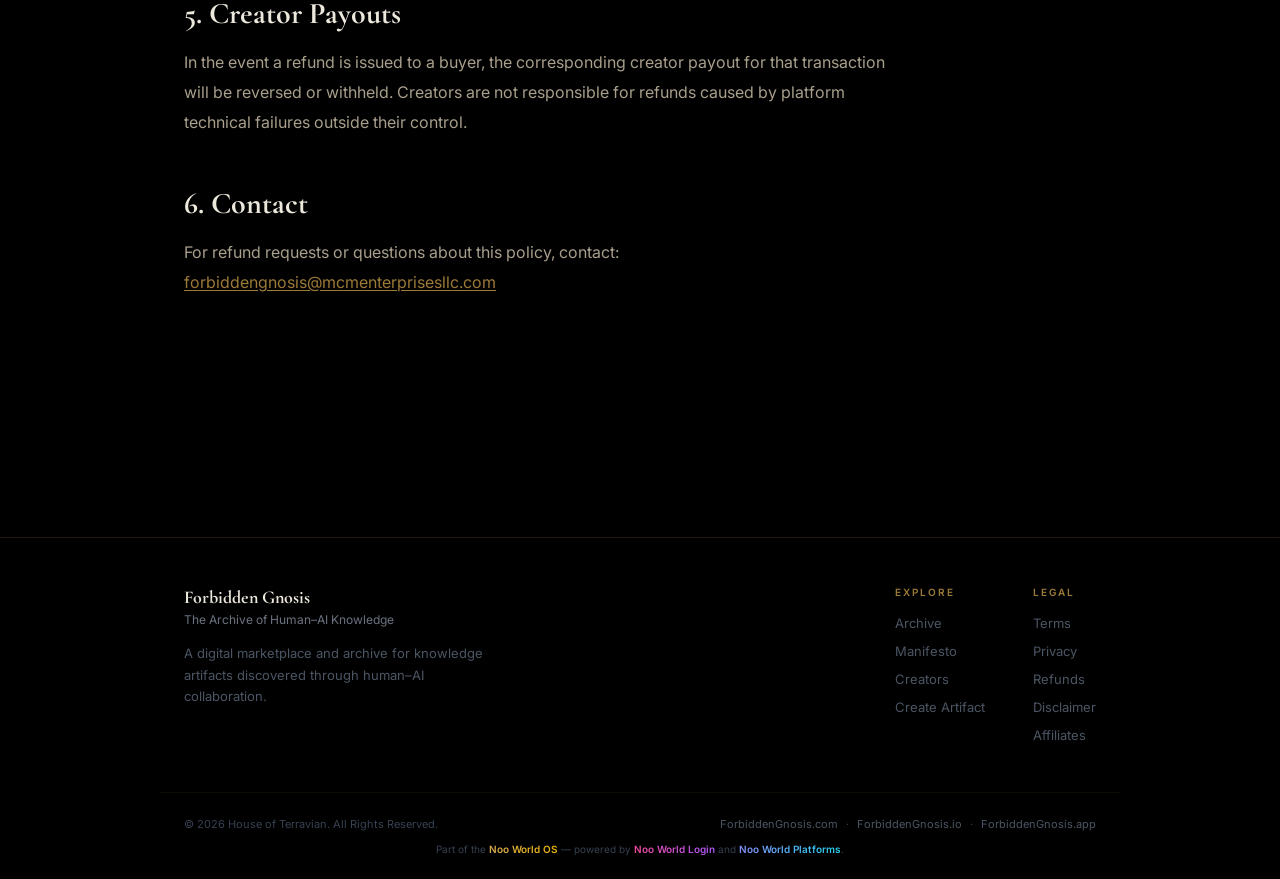
<file: refunds.html>
<!DOCTYPE html>
<html lang="en">
<head>
  <meta charset="UTF-8">
  <meta name="viewport" content="width=device-width, initial-scale=1.0">
  <title>Refund Policy — Forbidden Gnosis</title>
  <meta name="description" content="Refund Policy for Forbidden Gnosis artifact purchases and membership subscriptions.">
  <link rel="icon" type="image/png" href="./favicon.png">
  <link rel="preconnect" href="https://fonts.googleapis.com">
  <link rel="preconnect" href="https://fonts.gstatic.com" crossorigin>
  <link href="https://fonts.googleapis.com/css2?family=Cormorant+Garamond:ital,wght@0,400;0,600;0,700;1,400;1,600&family=Inter:wght@400;500;600&display=swap" rel="stylesheet">
  <link rel="stylesheet" href="./style.css">
  <style>
    .legal-hero { padding: 4rem 0 2rem; }
    .legal-hero h1 { font-family: 'Cormorant Garamond', Georgia, serif; font-size: clamp(2rem, 5vw, 3rem); font-weight: 700; color: var(--cream); margin-bottom: 0.5rem; }
    .legal-hero .effective { font-size: 0.8125rem; color: var(--muted); }
    .legal-body { max-width: 720px; padding-bottom: 5rem; }
  </style>
  <script defer data-domain="forbiddengnosis.com" src="https://plausible.io/js/script.js"></script>
</head>
<body>
  <div class="ambient" aria-hidden="true"></div>

  <nav class="site-nav" aria-label="Main navigation">
    <div class="nav-inner">
      <a href="./index.html" class="nav-brand" aria-label="Forbidden Gnosis — Home">
        <svg class="nav-eye" viewBox="0 0 100 100" xmlns="http://www.w3.org/2000/svg" aria-hidden="true">
          <circle cx="50" cy="50" r="46" fill="none" stroke="#D4A853" stroke-width="1" opacity="0.3"/>
          <path d="M10 50 Q30 20 50 20 Q70 20 90 50 Q70 80 50 80 Q30 80 10 50Z" fill="none" stroke="#D4A853" stroke-width="1.5" opacity="0.8"/>
          <circle cx="50" cy="50" r="12" fill="none" stroke="#D4A853" stroke-width="1.5"/>
          <circle cx="50" cy="50" r="5" fill="#D4A853"/>
        </svg>
        <span class="nav-brand-name">Forbidden Gnosis</span>
      </a>
      <button class="nav-hamburger" aria-label="Toggle navigation" aria-expanded="false">
        <span></span><span></span><span></span>
      </button>
      <ul class="nav-links" role="list">
        <li><a href="./artifacts.html">Archive</a></li>
        <li><a href="./manifesto.html">Manifesto</a></li>
        <li><a href="./creators.html">Creators</a></li>
      </ul>
      <div class="nav-cta"><a href="./index.html#waitlist">Join Waitlist</a></div>
    </div>
  </nav>

  <div class="page">
    <div class="legal-hero">
      <p class="label mb-2">Legal</p>
      <h1>Refund Policy</h1>
      <p class="effective">Effective Date: March 8, 2026</p>
    </div>

    <div class="legal-body prose">
      <p>This Refund Policy applies to all purchases made on the Forbidden Gnosis platform, operated by House of Terravian. Please read this policy carefully before making a purchase.</p>

      <h2>1. Digital Artifact Purchases</h2>
      <p>All artifact purchases on Forbidden Gnosis are for <strong>digital downloadable products</strong>. Due to the instant-access nature of digital goods, all sales are <strong>generally final and non-refundable</strong> once access to the artifact has been granted.</p>
      <p>We ask that you review artifact descriptions, previews, and creator profiles carefully before purchasing. If you are unsure about a purchase, many creators offer at least one free artifact — a useful way to evaluate their work before committing to a paid artifact.</p>

      <h2>2. Exceptions — Technical Failure</h2>
      <p>A refund may be issued in the following circumstances:</p>
      <ul>
        <li>You were charged but were never granted access to the purchased artifact due to a platform technical failure</li>
        <li>The purchased artifact file is corrupted or unreadable and the Creator cannot provide a working replacement within a reasonable time</li>
        <li>A duplicate charge occurred due to a payment processing error</li>
      </ul>
      <p>To request a refund under these conditions, contact us within <strong>7 days</strong> of purchase at <a href="mailto:forbiddengnosis@mcmenterprisesllc.com">forbiddengnosis@mcmenterprisesllc.com</a> with your order details and a description of the issue.</p>

      <h2>3. Membership Subscriptions</h2>
      <p>Membership fees are billed on a recurring basis. You may cancel your membership at any time through your account settings. Cancellation takes effect at the end of the current billing period — you will retain access to membership features until that date.</p>
      <p>Membership fees are <strong>non-refundable</strong> for the current billing period at the time of cancellation, except where required by applicable law.</p>

      <h2>4. Dispute Resolution</h2>
      <p>If you have a concern about a purchase that is not covered above, please contact us before initiating a chargeback with your payment provider. We are committed to resolving disputes fairly and directly whenever possible.</p>
      <p>Fraudulent chargebacks may result in suspension of your account and, where applicable, referral to appropriate authorities.</p>

      <h2>5. Creator Payouts</h2>
      <p>In the event a refund is issued to a buyer, the corresponding creator payout for that transaction will be reversed or withheld. Creators are not responsible for refunds caused by platform technical failures outside their control.</p>

      <h2>6. Contact</h2>
      <p>For refund requests or questions about this policy, contact: <a href="mailto:forbiddengnosis@mcmenterprisesllc.com">forbiddengnosis@mcmenterprisesllc.com</a></p>
    </div>
  </div>

  <footer class="site-footer" role="contentinfo">
    <div class="footer-main">
      <div>
        <span class="footer-brand-name">Forbidden Gnosis</span>
        <span class="footer-tagline">The Archive of Human–AI Knowledge</span>
        <p class="footer-brand-desc">A digital marketplace and archive for knowledge artifacts discovered through human–AI collaboration.</p>
      </div>
      <nav class="footer-nav" aria-label="Footer navigation">
        <div class="footer-col">
          <h4>Explore</h4>
          <ul>
            <li><a href="./artifacts.html">Archive</a></li>
            <li><a href="./manifesto.html">Manifesto</a></li>
            <li><a href="./creators.html">Creators</a></li>
            <li><a href="./create.html">Create Artifact</a></li>
          </ul>
        </div>
        <div class="footer-col">
          <h4>Legal</h4>
          <ul>
            <li><a href="./terms.html">Terms</a></li>
            <li><a href="./privacy.html">Privacy</a></li>
            <li><a href="./refunds.html">Refunds</a></li>
            <li><a href="./disclaimer.html">Disclaimer</a></li>
            <li><a href="./affiliates.html">Affiliates</a></li>
          </ul>
        </div>
      </nav>
    </div>
    <div class="footer-bottom">
      <p class="footer-copyright">&copy; 2026 House of Terravian. All Rights Reserved.</p>
      <div class="footer-domains">
        <a href="https://ForbiddenGnosis.com" target="_blank" rel="noopener noreferrer">ForbiddenGnosis.com</a>
        <span class="sep">·</span>
        <a href="https://ForbiddenGnosis.io" target="_blank" rel="noopener noreferrer">ForbiddenGnosis.io</a>
        <span class="sep">·</span>
        <a href="https://ForbiddenGnosis.app" target="_blank" rel="noopener noreferrer">ForbiddenGnosis.app</a>
      </div>
      <p class="footer-noo">Part of the <span class="grad-gold">Noo World OS</span> — powered by <span class="grad-pink">Noo World Login</span> and <span class="grad-blue">Noo World Platforms</span>.</p>
    </div>
  </footer>
  <script src="./script.js" defer></script>
</body>
</html>
</file>
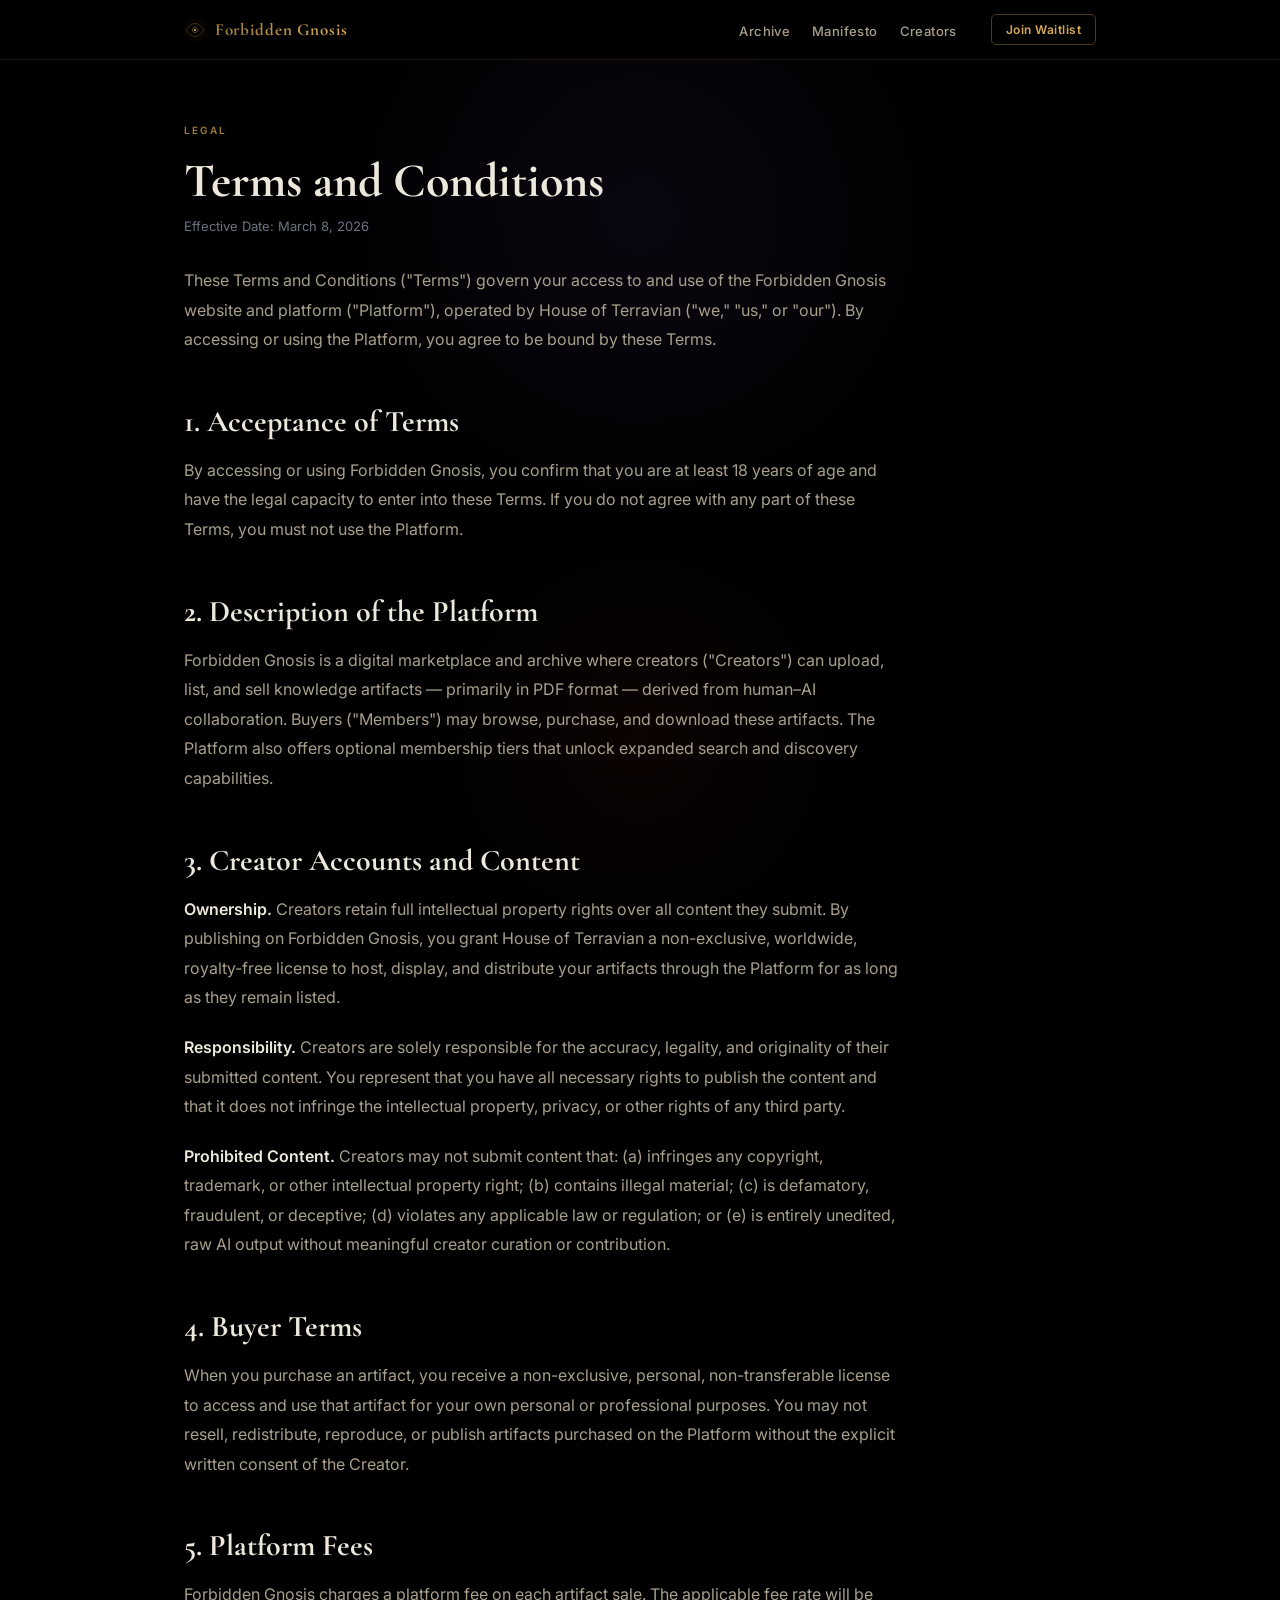
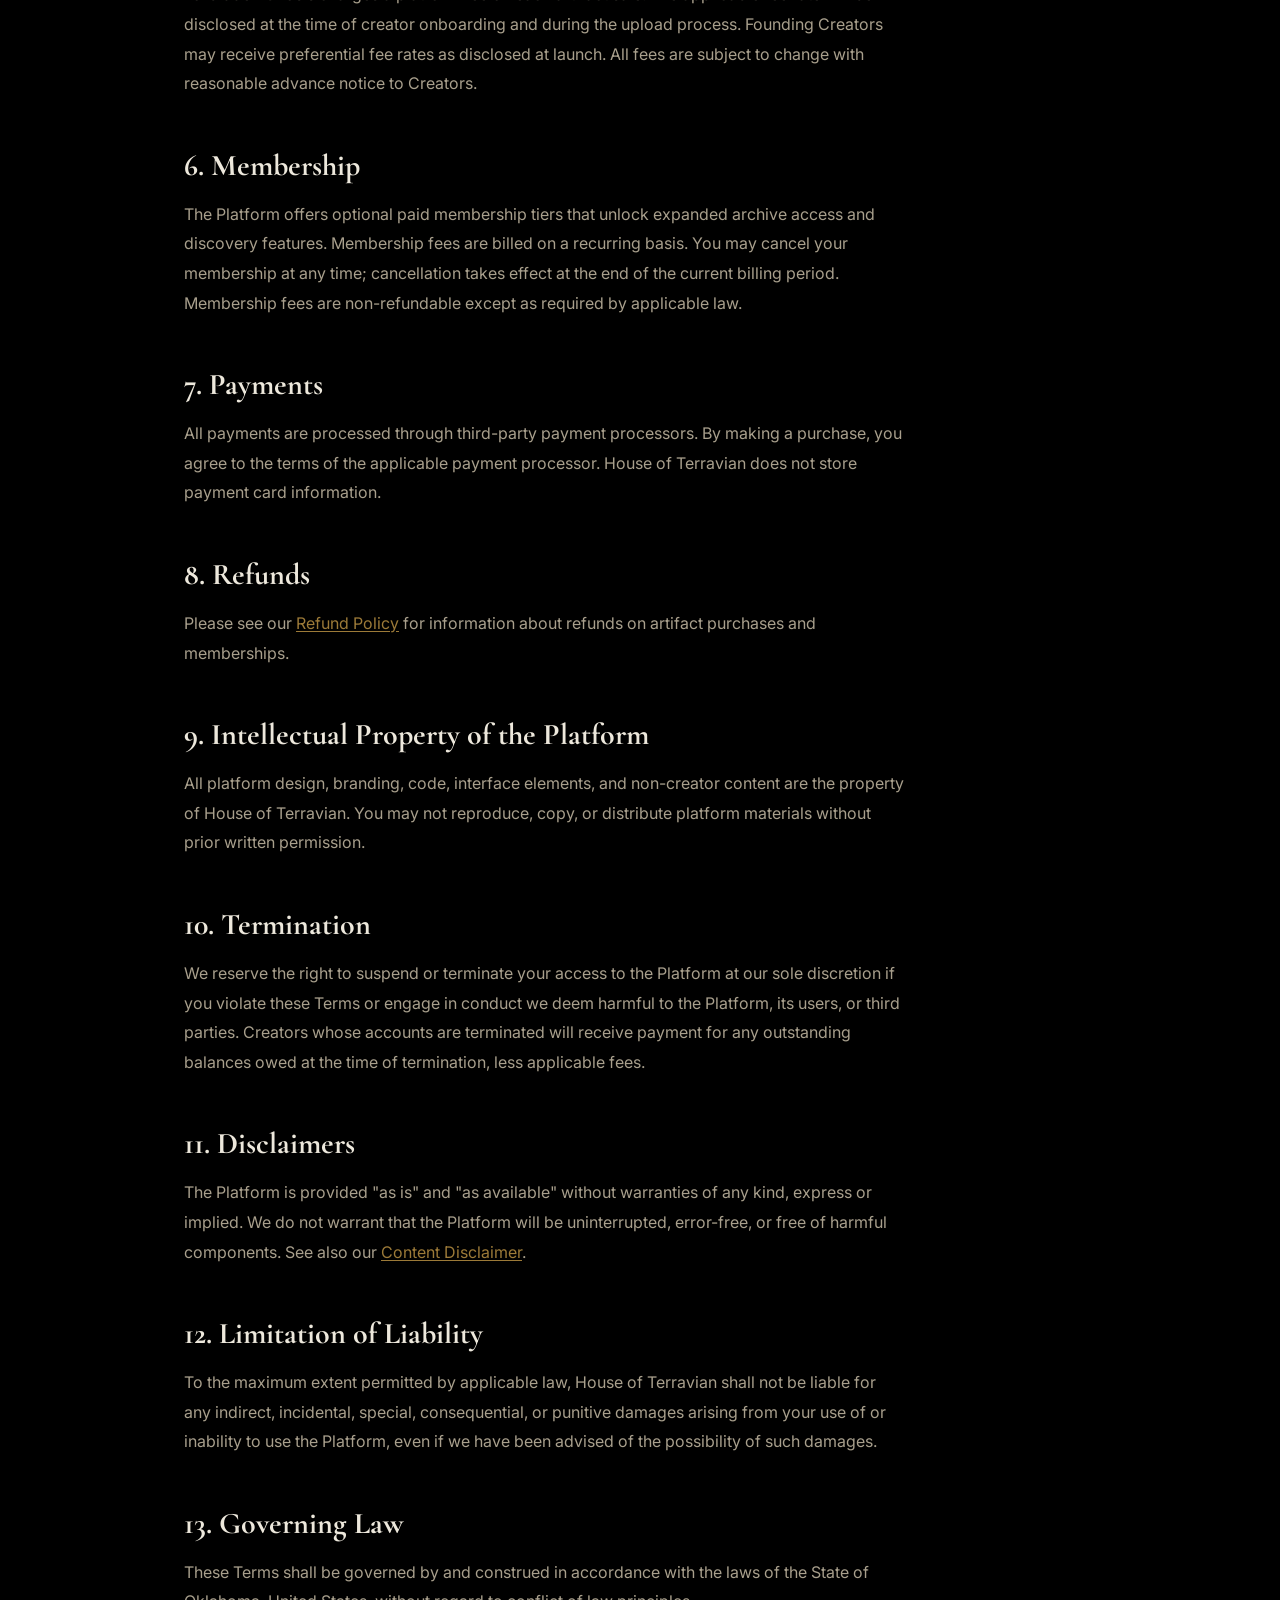
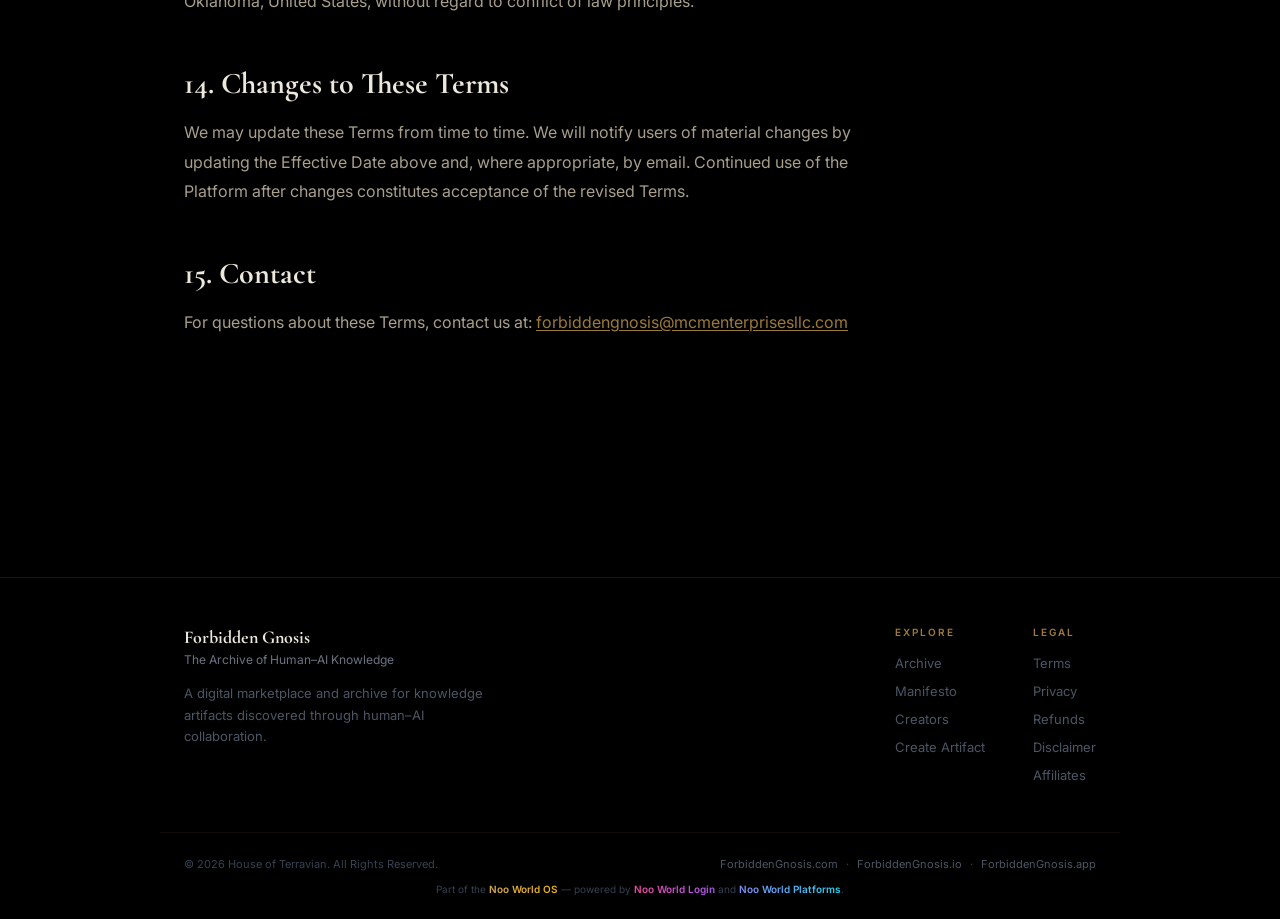
<file: terms.html>
<!DOCTYPE html>
<html lang="en">
<head>
  <meta charset="UTF-8">
  <meta name="viewport" content="width=device-width, initial-scale=1.0">
  <title>Terms and Conditions — Forbidden Gnosis</title>
  <meta name="description" content="Terms and Conditions for Forbidden Gnosis — the archive and marketplace for AI-generated knowledge artifacts.">
  <link rel="icon" type="image/png" href="./favicon.png">
  <link rel="preconnect" href="https://fonts.googleapis.com">
  <link rel="preconnect" href="https://fonts.gstatic.com" crossorigin>
  <link href="https://fonts.googleapis.com/css2?family=Cormorant+Garamond:ital,wght@0,400;0,600;0,700;1,400;1,600&family=Inter:wght@400;500;600&display=swap" rel="stylesheet">
  <link rel="stylesheet" href="./style.css">
  <style>
    .legal-hero { padding: 4rem 0 2rem; }
    .legal-hero h1 { font-family: 'Cormorant Garamond', Georgia, serif; font-size: clamp(2rem, 5vw, 3rem); font-weight: 700; color: var(--cream); margin-bottom: 0.5rem; }
    .legal-hero .effective { font-size: 0.8125rem; color: var(--muted); }
    .legal-body { max-width: 720px; padding-bottom: 5rem; }
  </style>
  <script defer data-domain="forbiddengnosis.com" src="https://plausible.io/js/script.js"></script>
</head>
<body>
  <div class="ambient" aria-hidden="true"></div>

  <nav class="site-nav" aria-label="Main navigation">
    <div class="nav-inner">
      <a href="./index.html" class="nav-brand" aria-label="Forbidden Gnosis — Home">
        <svg class="nav-eye" viewBox="0 0 100 100" xmlns="http://www.w3.org/2000/svg" aria-hidden="true">
          <circle cx="50" cy="50" r="46" fill="none" stroke="#D4A853" stroke-width="1" opacity="0.3"/>
          <path d="M10 50 Q30 20 50 20 Q70 20 90 50 Q70 80 50 80 Q30 80 10 50Z" fill="none" stroke="#D4A853" stroke-width="1.5" opacity="0.8"/>
          <circle cx="50" cy="50" r="12" fill="none" stroke="#D4A853" stroke-width="1.5"/>
          <circle cx="50" cy="50" r="5" fill="#D4A853"/>
        </svg>
        <span class="nav-brand-name">Forbidden Gnosis</span>
      </a>
      <button class="nav-hamburger" aria-label="Toggle navigation" aria-expanded="false">
        <span></span><span></span><span></span>
      </button>
      <ul class="nav-links" role="list">
        <li><a href="./artifacts.html">Archive</a></li>
        <li><a href="./manifesto.html">Manifesto</a></li>
        <li><a href="./creators.html">Creators</a></li>
      </ul>
      <div class="nav-cta"><a href="./index.html#waitlist">Join Waitlist</a></div>
    </div>
  </nav>

  <div class="page">
    <div class="legal-hero">
      <p class="label mb-2">Legal</p>
      <h1>Terms and Conditions</h1>
      <p class="effective">Effective Date: March 8, 2026</p>
    </div>

    <div class="legal-body prose">
      <p>These Terms and Conditions ("Terms") govern your access to and use of the Forbidden Gnosis website and platform ("Platform"), operated by House of Terravian ("we," "us," or "our"). By accessing or using the Platform, you agree to be bound by these Terms.</p>

      <h2>1. Acceptance of Terms</h2>
      <p>By accessing or using Forbidden Gnosis, you confirm that you are at least 18 years of age and have the legal capacity to enter into these Terms. If you do not agree with any part of these Terms, you must not use the Platform.</p>

      <h2>2. Description of the Platform</h2>
      <p>Forbidden Gnosis is a digital marketplace and archive where creators ("Creators") can upload, list, and sell knowledge artifacts — primarily in PDF format — derived from human–AI collaboration. Buyers ("Members") may browse, purchase, and download these artifacts. The Platform also offers optional membership tiers that unlock expanded search and discovery capabilities.</p>

      <h2>3. Creator Accounts and Content</h2>
      <p><strong>Ownership.</strong> Creators retain full intellectual property rights over all content they submit. By publishing on Forbidden Gnosis, you grant House of Terravian a non-exclusive, worldwide, royalty-free license to host, display, and distribute your artifacts through the Platform for as long as they remain listed.</p>
      <p><strong>Responsibility.</strong> Creators are solely responsible for the accuracy, legality, and originality of their submitted content. You represent that you have all necessary rights to publish the content and that it does not infringe the intellectual property, privacy, or other rights of any third party.</p>
      <p><strong>Prohibited Content.</strong> Creators may not submit content that: (a) infringes any copyright, trademark, or other intellectual property right; (b) contains illegal material; (c) is defamatory, fraudulent, or deceptive; (d) violates any applicable law or regulation; or (e) is entirely unedited, raw AI output without meaningful creator curation or contribution.</p>

      <h2>4. Buyer Terms</h2>
      <p>When you purchase an artifact, you receive a non-exclusive, personal, non-transferable license to access and use that artifact for your own personal or professional purposes. You may not resell, redistribute, reproduce, or publish artifacts purchased on the Platform without the explicit written consent of the Creator.</p>

      <h2>5. Platform Fees</h2>
      <p>Forbidden Gnosis charges a platform fee on each artifact sale. The applicable fee rate will be disclosed at the time of creator onboarding and during the upload process. Founding Creators may receive preferential fee rates as disclosed at launch. All fees are subject to change with reasonable advance notice to Creators.</p>

      <h2>6. Membership</h2>
      <p>The Platform offers optional paid membership tiers that unlock expanded archive access and discovery features. Membership fees are billed on a recurring basis. You may cancel your membership at any time; cancellation takes effect at the end of the current billing period. Membership fees are non-refundable except as required by applicable law.</p>

      <h2>7. Payments</h2>
      <p>All payments are processed through third-party payment processors. By making a purchase, you agree to the terms of the applicable payment processor. House of Terravian does not store payment card information.</p>

      <h2>8. Refunds</h2>
      <p>Please see our <a href="./refunds.html">Refund Policy</a> for information about refunds on artifact purchases and memberships.</p>

      <h2>9. Intellectual Property of the Platform</h2>
      <p>All platform design, branding, code, interface elements, and non-creator content are the property of House of Terravian. You may not reproduce, copy, or distribute platform materials without prior written permission.</p>

      <h2>10. Termination</h2>
      <p>We reserve the right to suspend or terminate your access to the Platform at our sole discretion if you violate these Terms or engage in conduct we deem harmful to the Platform, its users, or third parties. Creators whose accounts are terminated will receive payment for any outstanding balances owed at the time of termination, less applicable fees.</p>

      <h2>11. Disclaimers</h2>
      <p>The Platform is provided "as is" and "as available" without warranties of any kind, express or implied. We do not warrant that the Platform will be uninterrupted, error-free, or free of harmful components. See also our <a href="./disclaimer.html">Content Disclaimer</a>.</p>

      <h2>12. Limitation of Liability</h2>
      <p>To the maximum extent permitted by applicable law, House of Terravian shall not be liable for any indirect, incidental, special, consequential, or punitive damages arising from your use of or inability to use the Platform, even if we have been advised of the possibility of such damages.</p>

      <h2>13. Governing Law</h2>
      <p>These Terms shall be governed by and construed in accordance with the laws of the State of Oklahoma, United States, without regard to conflict of law principles.</p>

      <h2>14. Changes to These Terms</h2>
      <p>We may update these Terms from time to time. We will notify users of material changes by updating the Effective Date above and, where appropriate, by email. Continued use of the Platform after changes constitutes acceptance of the revised Terms.</p>

      <h2>15. Contact</h2>
      <p>For questions about these Terms, contact us at: <a href="mailto:forbiddengnosis@mcmenterprisesllc.com">forbiddengnosis@mcmenterprisesllc.com</a></p>
    </div>
  </div>

  <footer class="site-footer" role="contentinfo">
    <div class="footer-main">
      <div>
        <span class="footer-brand-name">Forbidden Gnosis</span>
        <span class="footer-tagline">The Archive of Human–AI Knowledge</span>
        <p class="footer-brand-desc">A digital marketplace and archive for knowledge artifacts discovered through human–AI collaboration.</p>
      </div>
      <nav class="footer-nav" aria-label="Footer navigation">
        <div class="footer-col">
          <h4>Explore</h4>
          <ul>
            <li><a href="./artifacts.html">Archive</a></li>
            <li><a href="./manifesto.html">Manifesto</a></li>
            <li><a href="./creators.html">Creators</a></li>
            <li><a href="./create.html">Create Artifact</a></li>
          </ul>
        </div>
        <div class="footer-col">
          <h4>Legal</h4>
          <ul>
            <li><a href="./terms.html">Terms</a></li>
            <li><a href="./privacy.html">Privacy</a></li>
            <li><a href="./refunds.html">Refunds</a></li>
            <li><a href="./disclaimer.html">Disclaimer</a></li>
            <li><a href="./affiliates.html">Affiliates</a></li>
          </ul>
        </div>
      </nav>
    </div>
    <div class="footer-bottom">
      <p class="footer-copyright">&copy; 2026 House of Terravian. All Rights Reserved.</p>
      <div class="footer-domains">
        <a href="https://ForbiddenGnosis.com" target="_blank" rel="noopener noreferrer">ForbiddenGnosis.com</a>
        <span class="sep">·</span>
        <a href="https://ForbiddenGnosis.io" target="_blank" rel="noopener noreferrer">ForbiddenGnosis.io</a>
        <span class="sep">·</span>
        <a href="https://ForbiddenGnosis.app" target="_blank" rel="noopener noreferrer">ForbiddenGnosis.app</a>
      </div>
      <p class="footer-noo">Part of the <span class="grad-gold">Noo World OS</span> — powered by <span class="grad-pink">Noo World Login</span> and <span class="grad-blue">Noo World Platforms</span>.</p>
    </div>
  </footer>
  <script src="./script.js" defer></script>
</body>
</html>
</file>
<file: style.css>
/* ================================================================
   FORBIDDEN GNOSIS — SHARED STYLESHEET
   ================================================================ */

/* ── VARIABLES ── */
:root {
  --gold:         #D4A853;
  --gold-dim:     #9C7A38;
  --gold-glow:    rgba(212, 168, 83, 0.15);
  --crimson:      #C0392B;
  --violet:       #6B3FA0;
  --violet-light: #9B6FD4;
  --cream:        #EDE8DC;
  --cream-dim:    #A89F8C;
  --muted:        #6b7280;
  --bg:           #000000;
  --surface:      #0C0C0E;
  --surface-2:    #111118;
  --border:       rgba(212, 168, 83, 0.14);
  --border-hover: rgba(212, 168, 83, 0.38);
  --nav-h:        60px;
  --max-w:        960px;
  --page-px:      1.5rem;
}

/* ── RESET ── */
*, *::before, *::after { margin: 0; padding: 0; box-sizing: border-box; }
html { scroll-behavior: smooth; }
img, svg { display: block; max-width: 100%; }
a { color: inherit; text-decoration: none; }
ul, ol { list-style: none; }
button { font-family: inherit; cursor: pointer; }

/* ── BASE ── */
body {
  font-family: 'Inter', -apple-system, BlinkMacSystemFont, sans-serif;
  background: var(--bg);
  color: var(--cream);
  min-height: 100vh;
  overflow-x: hidden;
  padding-top: var(--nav-h);
}

/* ── AMBIENT GLOW ── */
.ambient {
  position: fixed;
  inset: 0;
  pointer-events: none;
  z-index: 0;
}
.ambient::before {
  content: '';
  position: absolute;
  top: -15%;
  left: 50%;
  transform: translateX(-50%);
  width: 700px;
  height: 700px;
  background: radial-gradient(circle, rgba(107, 63, 160, 0.10) 0%, transparent 65%);
}
.ambient::after {
  content: '';
  position: absolute;
  bottom: -10%;
  left: 50%;
  transform: translateX(-50%);
  width: 500px;
  height: 500px;
  background: radial-gradient(circle, rgba(192, 57, 43, 0.06) 0%, transparent 65%);
}

/* ── NAV ── */
.site-nav {
  position: fixed;
  top: 0; left: 0; right: 0;
  z-index: 100;
  height: var(--nav-h);
  background: rgba(0, 0, 0, 0.88);
  backdrop-filter: blur(14px);
  -webkit-backdrop-filter: blur(14px);
  border-bottom: 1px solid var(--border);
  transition: box-shadow 0.3s;
}
.site-nav.scrolled {
  box-shadow: 0 4px 24px rgba(0, 0, 0, 0.5);
}

.nav-inner {
  max-width: var(--max-w);
  margin: 0 auto;
  padding: 0 var(--page-px);
  height: 100%;
  display: flex;
  align-items: center;
  gap: 1.5rem;
}

.nav-brand {
  display: flex;
  align-items: center;
  gap: 0.55rem;
  flex-shrink: 0;
  text-decoration: none;
}
.nav-eye {
  width: 22px;
  height: 22px;
  flex-shrink: 0;
  filter: drop-shadow(0 0 4px rgba(212, 168, 83, 0.45));
}
.nav-brand-name {
  font-family: 'Cormorant Garamond', Georgia, serif;
  font-size: 1.0625rem;
  font-weight: 700;
  letter-spacing: 0.05em;
  background: linear-gradient(to right, var(--gold-dim), var(--gold));
  -webkit-background-clip: text;
  background-clip: text;
  -webkit-text-fill-color: transparent;
}

.nav-links {
  display: flex;
  align-items: center;
  gap: 0.125rem;
  margin-left: auto;
}
.nav-links a {
  font-size: 0.8125rem;
  font-weight: 500;
  letter-spacing: 0.03em;
  color: var(--cream-dim);
  padding: 0.375rem 0.625rem;
  border-radius: 4px;
  transition: color 0.2s;
}
.nav-links a:hover { color: var(--cream); }
.nav-links a.active { color: var(--gold); }

.nav-cta { flex-shrink: 0; }
.nav-cta a {
  display: inline-block;
  padding: 0.4375rem 0.875rem;
  font-size: 0.75rem;
  font-weight: 600;
  letter-spacing: 0.04em;
  color: var(--gold);
  border: 1px solid rgba(212, 168, 83, 0.35);
  border-radius: 5px;
  transition: all 0.25s;
  white-space: nowrap;
}
.nav-cta a:hover {
  background: var(--gold-glow);
  border-color: var(--gold);
}

/* Hamburger */
.nav-hamburger {
  display: none;
  flex-direction: column;
  justify-content: center;
  align-items: center;
  gap: 4px;
  width: 32px;
  height: 32px;
  background: none;
  border: none;
  padding: 4px;
  margin-left: auto;
}
.nav-hamburger span {
  display: block;
  width: 20px;
  height: 1.5px;
  background: var(--cream-dim);
  transition: all 0.25s;
  transform-origin: center;
}
.nav-hamburger.open span:nth-child(1) { transform: translateY(5.5px) rotate(45deg); }
.nav-hamburger.open span:nth-child(2) { opacity: 0; transform: scaleX(0); }
.nav-hamburger.open span:nth-child(3) { transform: translateY(-5.5px) rotate(-45deg); }

@media (max-width: 768px) {
  .nav-hamburger { display: flex; }
  .nav-cta { display: none; }
  .nav-links {
    display: none;
    position: absolute;
    top: var(--nav-h);
    left: 0; right: 0;
    flex-direction: column;
    align-items: stretch;
    gap: 0;
    background: rgba(0, 0, 0, 0.97);
    border-bottom: 1px solid var(--border);
    padding: 0.5rem 0;
  }
  .nav-links.open { display: flex; }
  .nav-links a {
    padding: 0.75rem 1.5rem;
    border-radius: 0;
    font-size: 0.9375rem;
  }
}

/* ── LAYOUT ── */
.page {
  position: relative;
  z-index: 1;
  width: 100%;
  max-width: var(--max-w);
  margin: 0 auto;
  padding: 0 var(--page-px) 5rem;
}
.container {
  width: 100%;
  max-width: var(--max-w);
  margin: 0 auto;
  padding: 0 var(--page-px);
}
.section      { padding: 4rem 0; }
.section--sm  { padding: 2.5rem 0; }
.section--lg  { padding: 6rem 0; }

/* ── TYPOGRAPHY ── */
.label {
  font-size: 0.625rem;
  font-weight: 600;
  letter-spacing: 0.22em;
  text-transform: uppercase;
  color: var(--gold-dim);
}
.display-xl {
  font-family: 'Cormorant Garamond', Georgia, serif;
  font-size: clamp(2.75rem, 8vw, 5.5rem);
  font-weight: 700;
  line-height: 1.05;
  letter-spacing: -0.01em;
}
.display-lg {
  font-family: 'Cormorant Garamond', Georgia, serif;
  font-size: clamp(2rem, 6vw, 3.5rem);
  font-weight: 700;
  line-height: 1.1;
}
.display-md {
  font-family: 'Cormorant Garamond', Georgia, serif;
  font-size: clamp(1.5rem, 4vw, 2.25rem);
  font-weight: 600;
  line-height: 1.2;
}
.text-xl  { font-size: clamp(1.0625rem, 2.5vw, 1.25rem); line-height: 1.7; }
.text-lg  { font-size: 1.0625rem; line-height: 1.7; }
.text-sm  { font-size: 0.875rem;  line-height: 1.65; }
.text-xs  { font-size: 0.75rem;   line-height: 1.6; }

.text-muted     { color: var(--muted); }
.text-cream-dim { color: var(--cream-dim); }
.text-gold      { color: var(--gold); }
.text-center    { text-align: center; }
.italic         { font-style: italic; }

/* ── PROSE (manifesto, legal) ── */
.prose { max-width: 680px; }
.prose h2 {
  font-family: 'Cormorant Garamond', Georgia, serif;
  font-size: clamp(1.375rem, 3.5vw, 1.875rem);
  font-weight: 700;
  color: var(--cream);
  margin-top: 3rem;
  margin-bottom: 1rem;
}
.prose h3 {
  font-family: 'Cormorant Garamond', Georgia, serif;
  font-size: 1.25rem;
  font-weight: 600;
  color: var(--cream);
  margin-top: 2rem;
  margin-bottom: 0.75rem;
}
.prose p {
  font-size: 1rem;
  line-height: 1.85;
  color: var(--cream-dim);
  margin-bottom: 1.25rem;
}
.prose p:last-child { margin-bottom: 0; }
.prose strong { color: var(--cream); font-weight: 600; }
.prose em { font-style: italic; }
.prose ul, .prose ol {
  margin-bottom: 1.25rem;
  display: flex;
  flex-direction: column;
  gap: 0.5rem;
}
.prose ul li {
  display: flex;
  align-items: flex-start;
  gap: 0.625rem;
  font-size: 1rem;
  line-height: 1.75;
  color: var(--cream-dim);
}
.prose ul li::before {
  content: '◆';
  font-size: 0.4375rem;
  color: var(--gold-dim);
  margin-top: 0.55rem;
  flex-shrink: 0;
}
.prose ol { counter-reset: prose-ol; }
.prose ol li {
  counter-increment: prose-ol;
  display: flex;
  align-items: flex-start;
  gap: 0.75rem;
  font-size: 1rem;
  line-height: 1.75;
  color: var(--cream-dim);
}
.prose ol li::before {
  content: counter(prose-ol) '.';
  font-family: 'Cormorant Garamond', serif;
  font-size: 0.9375rem;
  color: var(--gold-dim);
  flex-shrink: 0;
  min-width: 1.25rem;
}
.prose a {
  color: var(--gold-dim);
  text-decoration: underline;
  text-underline-offset: 2px;
  transition: color 0.2s;
}
.prose a:hover { color: var(--gold); }

/* ── DIVIDER ── */
.divider {
  display: flex;
  align-items: center;
  gap: 1rem;
  margin: 3rem 0;
}
.divider::before, .divider::after {
  content: '';
  flex: 1;
  height: 1px;
  background: linear-gradient(to right, transparent, var(--border), transparent);
}
.divider-text {
  font-size: 0.625rem;
  letter-spacing: 0.22em;
  text-transform: uppercase;
  color: var(--gold-dim);
  white-space: nowrap;
  flex-shrink: 0;
}

/* ── BUTTONS ── */
.btn {
  display: inline-flex;
  align-items: center;
  justify-content: center;
  gap: 0.4rem;
  padding: 0.75rem 1.5rem;
  font-family: 'Inter', sans-serif;
  font-size: 0.9375rem;
  font-weight: 600;
  border: none;
  border-radius: 7px;
  text-decoration: none;
  transition: all 0.25s;
  white-space: nowrap;
}
.btn-sm { padding: 0.5rem 1rem;      font-size: 0.8125rem; }
.btn-lg { padding: 0.9375rem 2rem;   font-size: 1rem; }

.btn-gold {
  background: linear-gradient(to right, var(--gold-dim), var(--gold));
  color: #000;
}
.btn-gold:hover {
  opacity: 0.88;
  box-shadow: 0 4px 20px rgba(212, 168, 83, 0.25);
}
.btn-ghost {
  background: transparent;
  color: var(--cream-dim);
  border: 1px solid var(--border);
}
.btn-ghost:hover {
  border-color: var(--gold-dim);
  color: var(--cream);
}
.btn-violet {
  background: linear-gradient(to right, var(--violet), var(--violet-light));
  color: #fff;
}
.btn-violet:hover {
  opacity: 0.88;
  box-shadow: 0 4px 20px rgba(107, 63, 160, 0.3);
}

/* Tier buttons (disabled state) */
.tier-btn {
  display: block;
  width: 100%;
  padding: 0.75rem 1rem;
  text-align: center;
  border-radius: 6px;
  font-size: 0.875rem;
  font-weight: 600;
  border: none;
  font-family: 'Inter', sans-serif;
  transition: all 0.25s;
}
.tier-btn-ghost {
  background: transparent;
  border: 1px solid var(--border);
  color: var(--cream-dim);
}
.tier-btn-ghost:not(:disabled):hover {
  border-color: var(--gold-dim);
  color: var(--cream);
}
.tier-btn-gold {
  background: linear-gradient(to right, var(--gold-dim), var(--gold));
  color: #000;
}
.tier-btn-gold:not(:disabled):hover {
  opacity: 0.9;
  box-shadow: 0 4px 20px rgba(212, 168, 83, 0.3);
}
.tier-btn-violet {
  background: linear-gradient(to right, var(--violet), var(--violet-light));
  color: #fff;
}
.tier-btn-violet:not(:disabled):hover {
  opacity: 0.9;
  box-shadow: 0 4px 20px rgba(107, 63, 160, 0.3);
}
.tier-btn:disabled {
  opacity: 0.45;
  cursor: not-allowed;
}

/* ── FORMS ── */
input[type="text"],
input[type="email"],
input[type="tel"],
textarea,
select {
  width: 100%;
  padding: 0.75rem 1rem;
  background: #0f0f15;
  border: 1px solid #2a2a38;
  color: var(--cream);
  border-radius: 6px;
  font-family: 'Inter', sans-serif;
  font-size: 0.9375rem;
  transition: border-color 0.25s;
}
input:focus, textarea:focus, select:focus {
  outline: none;
  border-color: var(--gold-dim);
}
input.error, textarea.error { border-color: #ef4444; }
input::placeholder, textarea::placeholder { color: #3a3a4a; }

.email-row {
  display: flex;
  flex-direction: column;
  gap: 0.75rem;
  max-width: 420px;
}
@media (min-width: 480px) {
  .email-row { flex-direction: row; }
}
.input-wrap { position: relative; flex: 1; }
.success-check {
  position: absolute;
  right: 0.75rem;
  top: 50%;
  transform: translateY(-50%);
  width: 1.125rem;
  height: 1.125rem;
  color: #10b981;
  display: none;
}
.submit-btn {
  padding: 0.75rem 1.25rem;
  background: linear-gradient(to right, var(--gold-dim), var(--gold));
  color: #000;
  font-family: 'Inter', sans-serif;
  font-weight: 700;
  font-size: 0.9375rem;
  border: none;
  border-radius: 6px;
  transition: opacity 0.25s;
  display: flex;
  align-items: center;
  justify-content: center;
  gap: 0.375rem;
  min-width: 120px;
  white-space: nowrap;
}
.submit-btn:hover:not(:disabled) { opacity: 0.88; }
.submit-btn:disabled { opacity: 0.45; cursor: not-allowed; }

.spinner {
  width: 0.875rem;
  height: 0.875rem;
  border: 2px solid #000;
  border-top-color: transparent;
  border-radius: 50%;
  animation: spin 0.7s linear infinite;
}
.status-msg {
  display: none;
  align-items: center;
  gap: 0.4rem;
  font-size: 0.8125rem;
  margin-top: 0.625rem;
}
.status-msg.success { color: #10b981; display: flex; }
.status-msg.error   { color: #ef4444; display: flex; }
.privacy-note {
  font-size: 0.6875rem;
  color: #4b5563;
  margin-top: 0.625rem;
}

/* ── CARDS ── */
.card {
  background: var(--surface);
  border: 1px solid var(--border);
  border-radius: 12px;
  padding: 1.75rem;
  transition: border-color 0.3s, transform 0.3s, box-shadow 0.3s;
}
.card:hover {
  border-color: var(--border-hover);
  transform: translateY(-2px);
  box-shadow: 0 8px 30px rgba(212, 168, 83, 0.07);
}

/* Artifact card */
.artifact-card {
  background: var(--surface);
  border: 1px solid var(--border);
  border-radius: 10px;
  padding: 1.375rem;
  display: flex;
  flex-direction: column;
  gap: 0.75rem;
  transition: border-color 0.3s, transform 0.3s;
  position: relative;
  overflow: hidden;
  height: 100%;
}
.artifact-card:hover {
  border-color: var(--border-hover);
  transform: translateY(-2px);
}
.artifact-card-tag {
  font-size: 0.5625rem;
  font-weight: 600;
  letter-spacing: 0.2em;
  text-transform: uppercase;
  color: var(--violet-light);
}
.artifact-card-title {
  font-family: 'Cormorant Garamond', Georgia, serif;
  font-size: 1.125rem;
  font-weight: 700;
  color: var(--cream);
  line-height: 1.3;
}
.artifact-card-desc {
  font-size: 0.8125rem;
  color: var(--muted);
  line-height: 1.6;
  flex: 1;
}
.artifact-card-footer {
  display: flex;
  align-items: center;
  justify-content: space-between;
  padding-top: 0.875rem;
  border-top: 1px solid var(--border);
}
.artifact-card-creator { font-size: 0.75rem; color: var(--cream-dim); }
.artifact-card-price { font-size: 0.875rem; font-weight: 600; color: var(--gold); }
.artifact-card-status {
  font-size: 0.625rem;
  font-weight: 600;
  letter-spacing: 0.15em;
  text-transform: uppercase;
  color: var(--muted);
  background: rgba(255,255,255,0.04);
  border: 1px solid rgba(255,255,255,0.08);
  padding: 0.2rem 0.5rem;
  border-radius: 4px;
}

/* ── TIER CARDS ── */
.tier-card {
  background: var(--surface);
  border: 1px solid var(--border);
  border-radius: 12px;
  padding: 1.75rem 1.5rem;
  position: relative;
  transition: border-color 0.3s, transform 0.3s, box-shadow 0.3s;
}
.tier-card:hover {
  border-color: var(--border-hover);
  transform: translateY(-2px);
  box-shadow: 0 8px 30px rgba(212, 168, 83, 0.08);
}
.tier-card.featured {
  border-color: rgba(212, 168, 83, 0.35);
  background: linear-gradient(145deg, #0C0C0E 0%, #100E14 100%);
}
.tier-card.featured::before {
  content: 'MOST POPULAR';
  position: absolute;
  top: -1px; left: 50%;
  transform: translateX(-50%);
  font-size: 0.5625rem;
  font-weight: 600;
  letter-spacing: 0.18em;
  color: var(--bg);
  background: var(--gold);
  padding: 0.25rem 0.75rem;
  border-radius: 0 0 6px 6px;
  white-space: nowrap;
}
.tier-rank {
  font-size: 0.625rem;
  font-weight: 600;
  letter-spacing: 0.2em;
  text-transform: uppercase;
  color: var(--gold-dim);
  margin-bottom: 0.5rem;
}
.tier-name {
  font-family: 'Cormorant Garamond', Georgia, serif;
  font-size: 1.5rem;
  font-weight: 700;
  color: var(--cream);
  margin-bottom: 0.25rem;
}
.tier-price {
  font-size: 1.75rem;
  font-weight: 600;
  color: var(--gold);
  line-height: 1;
  margin-bottom: 0.25rem;
}
.tier-price span { font-size: 0.8125rem; font-weight: 400; color: var(--muted); }
.tier-tagline {
  font-family: 'Cormorant Garamond', Georgia, serif;
  font-size: 0.875rem;
  font-style: italic;
  color: var(--cream-dim);
  margin-bottom: 1.25rem;
  padding-bottom: 1.25rem;
  border-bottom: 1px solid var(--border);
}
.tier-features {
  display: flex;
  flex-direction: column;
  gap: 0.6rem;
  margin-bottom: 1.5rem;
}
.tier-features li {
  display: flex;
  align-items: flex-start;
  gap: 0.5rem;
  font-size: 0.8125rem;
  color: #9ca3af;
  line-height: 1.5;
}
.tier-features li::before {
  content: '◆';
  font-size: 0.4375rem;
  color: var(--gold-dim);
  margin-top: 0.35rem;
  flex-shrink: 0;
}
.tier-features li.locked { opacity: 0.32; }
.tier-features li.locked::before { content: '○'; font-size: 0.5625rem; margin-top: 0.3rem; }

/* ── CALLOUT ── */
.callout {
  background: rgba(212, 168, 83, 0.06);
  border: 1px solid rgba(212, 168, 83, 0.2);
  border-radius: 8px;
  padding: 1.25rem 1.5rem;
  font-size: 0.875rem;
  color: var(--cream-dim);
  line-height: 1.65;
}
.callout strong { color: var(--gold); }

/* ── PULL QUOTE ── */
.pull-quote {
  text-align: center;
  padding: 2.5rem 1.5rem;
  margin: 1rem 0;
}
.pull-quote p {
  font-family: 'Cormorant Garamond', Georgia, serif;
  font-size: clamp(1.375rem, 3.5vw, 2rem);
  font-style: italic;
  font-weight: 600;
  color: var(--cream);
  line-height: 1.5;
  max-width: 640px;
  margin: 0 auto;
}
.pull-quote cite {
  display: block;
  margin-top: 1rem;
  font-size: 0.75rem;
  font-style: normal;
  letter-spacing: 0.15em;
  text-transform: uppercase;
  color: var(--gold-dim);
}

/* ── FOOTER ── */
.site-footer {
  position: relative;
  z-index: 1;
  border-top: 1px solid var(--border);
  margin-top: 5rem;
}
.footer-main {
  max-width: var(--max-w);
  margin: 0 auto;
  padding: 3rem var(--page-px);
  display: grid;
  grid-template-columns: 1fr auto;
  gap: 3rem;
}
@media (max-width: 640px) {
  .footer-main { grid-template-columns: 1fr; gap: 2rem; }
}
.footer-brand-name {
  font-family: 'Cormorant Garamond', Georgia, serif;
  font-size: 1.125rem;
  font-weight: 700;
  color: var(--cream);
  display: block;
  margin-bottom: 0.25rem;
}
.footer-tagline {
  font-size: 0.75rem;
  color: var(--muted);
  display: block;
  margin-bottom: 1rem;
}
.footer-brand-desc {
  font-size: 0.8125rem;
  color: #4b5563;
  line-height: 1.65;
  max-width: 300px;
}
.footer-nav {
  display: flex;
  gap: 3rem;
}
@media (max-width: 480px) { .footer-nav { gap: 2rem; } }
.footer-col h4 {
  font-size: 0.625rem;
  font-weight: 600;
  letter-spacing: 0.2em;
  text-transform: uppercase;
  color: var(--gold-dim);
  margin-bottom: 0.875rem;
}
.footer-col ul { display: flex; flex-direction: column; gap: 0.5rem; }
.footer-col a { font-size: 0.8125rem; color: #4b5563; transition: color 0.2s; }
.footer-col a:hover { color: var(--cream-dim); }

.footer-bottom {
  border-top: 1px solid rgba(212, 168, 83, 0.07);
  padding: 1.5rem var(--page-px);
  max-width: var(--max-w);
  margin: 0 auto;
  display: flex;
  flex-wrap: wrap;
  align-items: center;
  justify-content: space-between;
  gap: 0.75rem;
}
.footer-copyright { font-size: 0.6875rem; color: #374151; }
.footer-domains {
  display: flex;
  align-items: center;
  gap: 0.5rem;
  font-size: 0.6875rem;
}
.footer-domains a { color: #4b5563; transition: color 0.2s; }
.footer-domains a:hover { color: var(--cream-dim); }
.footer-domains .sep { color: #374151; }
.footer-noo { width: 100%; font-size: 0.625rem; color: #374151; text-align: center; }

/* ── GRADIENT UTILITIES ── */
.grad-gold {
  background: linear-gradient(to right, var(--gold), #eab308);
  -webkit-background-clip: text; background-clip: text;
  -webkit-text-fill-color: transparent; font-weight: 600;
}
.grad-pink {
  background: linear-gradient(to right, #ec4899, #a855f7);
  -webkit-background-clip: text; background-clip: text;
  -webkit-text-fill-color: transparent; font-weight: 600;
}
.grad-blue {
  background: linear-gradient(to right, #818cf8, #22d3ee);
  -webkit-background-clip: text; background-clip: text;
  -webkit-text-fill-color: transparent; font-weight: 600;
}
.grad-violet {
  background: linear-gradient(to right, var(--violet-light), #d946ef);
  -webkit-background-clip: text; background-clip: text;
  -webkit-text-fill-color: transparent; font-weight: 600;
}
.text-grad-gold {
  background: linear-gradient(135deg, var(--gold) 0%, #EFD9A0 45%, var(--gold) 100%);
  -webkit-background-clip: text; background-clip: text;
  -webkit-text-fill-color: transparent;
}
.text-grad-crimson {
  background: linear-gradient(to right, var(--crimson), #eab308, var(--crimson));
  -webkit-background-clip: text; background-clip: text;
  -webkit-text-fill-color: transparent;
}

/* ── ANIMATIONS ── */
.fade-up  { opacity: 0; transform: translateY(24px); animation: fadeUp  0.9s ease-out forwards; }
.fade-down { opacity: 0; transform: translateY(-16px); animation: fadeDown 0.9s ease-out forwards; }
.fade-in  { opacity: 0; animation: fadeIn 0.9s ease-out forwards; }
.delay-1  { animation-delay: 0.15s; }
.delay-2  { animation-delay: 0.30s; }
.delay-3  { animation-delay: 0.45s; }
.delay-4  { animation-delay: 0.60s; }
.delay-5  { animation-delay: 0.75s; }

@keyframes fadeDown { to { opacity: 1; transform: translateY(0); } }
@keyframes fadeUp   { to { opacity: 1; transform: translateY(0); } }
@keyframes fadeIn   { to { opacity: 1; } }
@keyframes spin     { to { transform: rotate(360deg); } }

@media (prefers-reduced-motion: reduce) {
  *, *::before, *::after {
    animation-duration: 0.01ms !important;
    transition-duration: 0.01ms !important;
  }
}

/* ── CHAMBER BANNER ── */
.chamber-banner {
  display: flex;
  align-items: center;
  gap: 0.875rem;
  background: rgba(212, 168, 83, 0.06);
  border: 1px solid rgba(212, 168, 83, 0.2);
  border-radius: 8px;
  padding: 0.875rem 1.25rem;
  margin: 0 auto 2rem;
  max-width: 860px;
}
.chamber-banner-eye { width: 26px; height: 26px; flex-shrink: 0; opacity: 0.8; }
.chamber-banner-copy { font-size: 0.8125rem; color: var(--cream-dim); line-height: 1.55; }
.chamber-banner-name { color: var(--gold); font-weight: 600; }
.chamber-banner a { color: var(--gold-dim); text-decoration: underline; text-underline-offset: 2px; }
.chamber-banner a:hover { color: var(--gold); }

/* ── GATE WALL ── */
.gate-wall {
  text-align: center;
  padding: 4rem 2rem;
  max-width: 560px;
  margin: 0 auto 3rem;
}
.gate-wall-icon { width: 52px; height: 52px; margin: 0 auto 1.5rem; opacity: 0.6; }
.gate-wall-title {
  font-family: 'Cormorant Garamond', Georgia, serif;
  font-size: clamp(1.5rem, 4vw, 2rem);
  font-weight: 700;
  color: var(--cream);
  margin-bottom: 0.875rem;
}
.gate-wall-copy {
  font-size: 0.9375rem;
  color: var(--cream-dim);
  line-height: 1.7;
  margin-bottom: 2rem;
}
.gate-wall-actions {
  display: flex;
  gap: 0.75rem;
  justify-content: center;
  flex-wrap: wrap;
  margin-bottom: 1.25rem;
}
.gate-wall-note { font-size: 0.6875rem; color: var(--muted); font-style: italic; }

/* ── CREATOR PROFILE (chamber.html) ── */
.creator-profile {
  display: flex;
  gap: 1.5rem;
  align-items: flex-start;
  padding: 2rem;
  background: var(--surface);
  border: 1px solid var(--border);
  border-radius: 12px;
  margin-bottom: 0;
}
@media (max-width: 600px) {
  .creator-profile { flex-direction: column; align-items: center; text-align: center; }
}
.creator-avatar {
  width: 72px; height: 72px;
  border-radius: 50%;
  background: linear-gradient(135deg, var(--violet), var(--violet-light));
  border: 1px solid rgba(107, 63, 160, 0.4);
  display: flex; align-items: center; justify-content: center;
  font-family: 'Cormorant Garamond', Georgia, serif;
  font-size: 1.5rem; font-weight: 700; color: #fff;
  flex-shrink: 0;
}
.creator-profile-info { flex: 1; }
.creator-profile-name {
  font-family: 'Cormorant Garamond', Georgia, serif;
  font-size: 1.5rem; font-weight: 700; color: var(--cream);
  margin-bottom: 0.25rem;
}
.creator-profile-badge {
  display: inline-flex; align-items: center;
  background: rgba(212, 168, 83, 0.1);
  border: 1px solid rgba(212, 168, 83, 0.28);
  color: var(--gold-dim);
  font-size: 0.5625rem; font-weight: 600;
  letter-spacing: 0.15em; text-transform: uppercase;
  padding: 0.2rem 0.5rem; border-radius: 4px;
  margin-bottom: 0.625rem;
}
.creator-profile-bio { font-size: 0.9rem; color: var(--cream-dim); line-height: 1.75; }

/* ── READING PATH ── */
.reading-path { display: flex; flex-direction: column; gap: 0.75rem; }
.reading-path-item {
  display: flex; gap: 1rem; align-items: flex-start;
  padding: 1rem 1.25rem;
  background: var(--surface); border: 1px solid var(--border); border-radius: 8px;
  transition: border-color 0.25s;
}
.reading-path-item:hover { border-color: var(--border-hover); }
.reading-path-step {
  width: 28px; height: 28px; border-radius: 50%;
  background: var(--gold-glow);
  border: 1px solid rgba(212, 168, 83, 0.3);
  color: var(--gold-dim); font-size: 0.75rem; font-weight: 600;
  display: flex; align-items: center; justify-content: center;
  flex-shrink: 0;
}
.reading-path-content { flex: 1; }
.reading-path-title {
  font-family: 'Cormorant Garamond', Georgia, serif;
  font-size: 1rem; font-weight: 600; color: var(--cream); margin-bottom: 0.2rem;
}
.reading-path-note { font-size: 0.75rem; color: var(--muted); line-height: 1.5; }

/* ── MISC UTILITIES ── */
.sr-only {
  position: absolute; width: 1px; height: 1px;
  padding: 0; margin: -1px; overflow: hidden;
  clip: rect(0,0,0,0); border: 0;
}
.mt-1 { margin-top: 0.5rem; }  .mt-2 { margin-top: 1rem; }
.mt-3 { margin-top: 1.5rem; } .mt-4 { margin-top: 2rem; }
.mb-1 { margin-bottom: 0.5rem; } .mb-2 { margin-bottom: 1rem; }
.mb-3 { margin-bottom: 1.5rem; } .mb-4 { margin-bottom: 2rem; }
</file>
